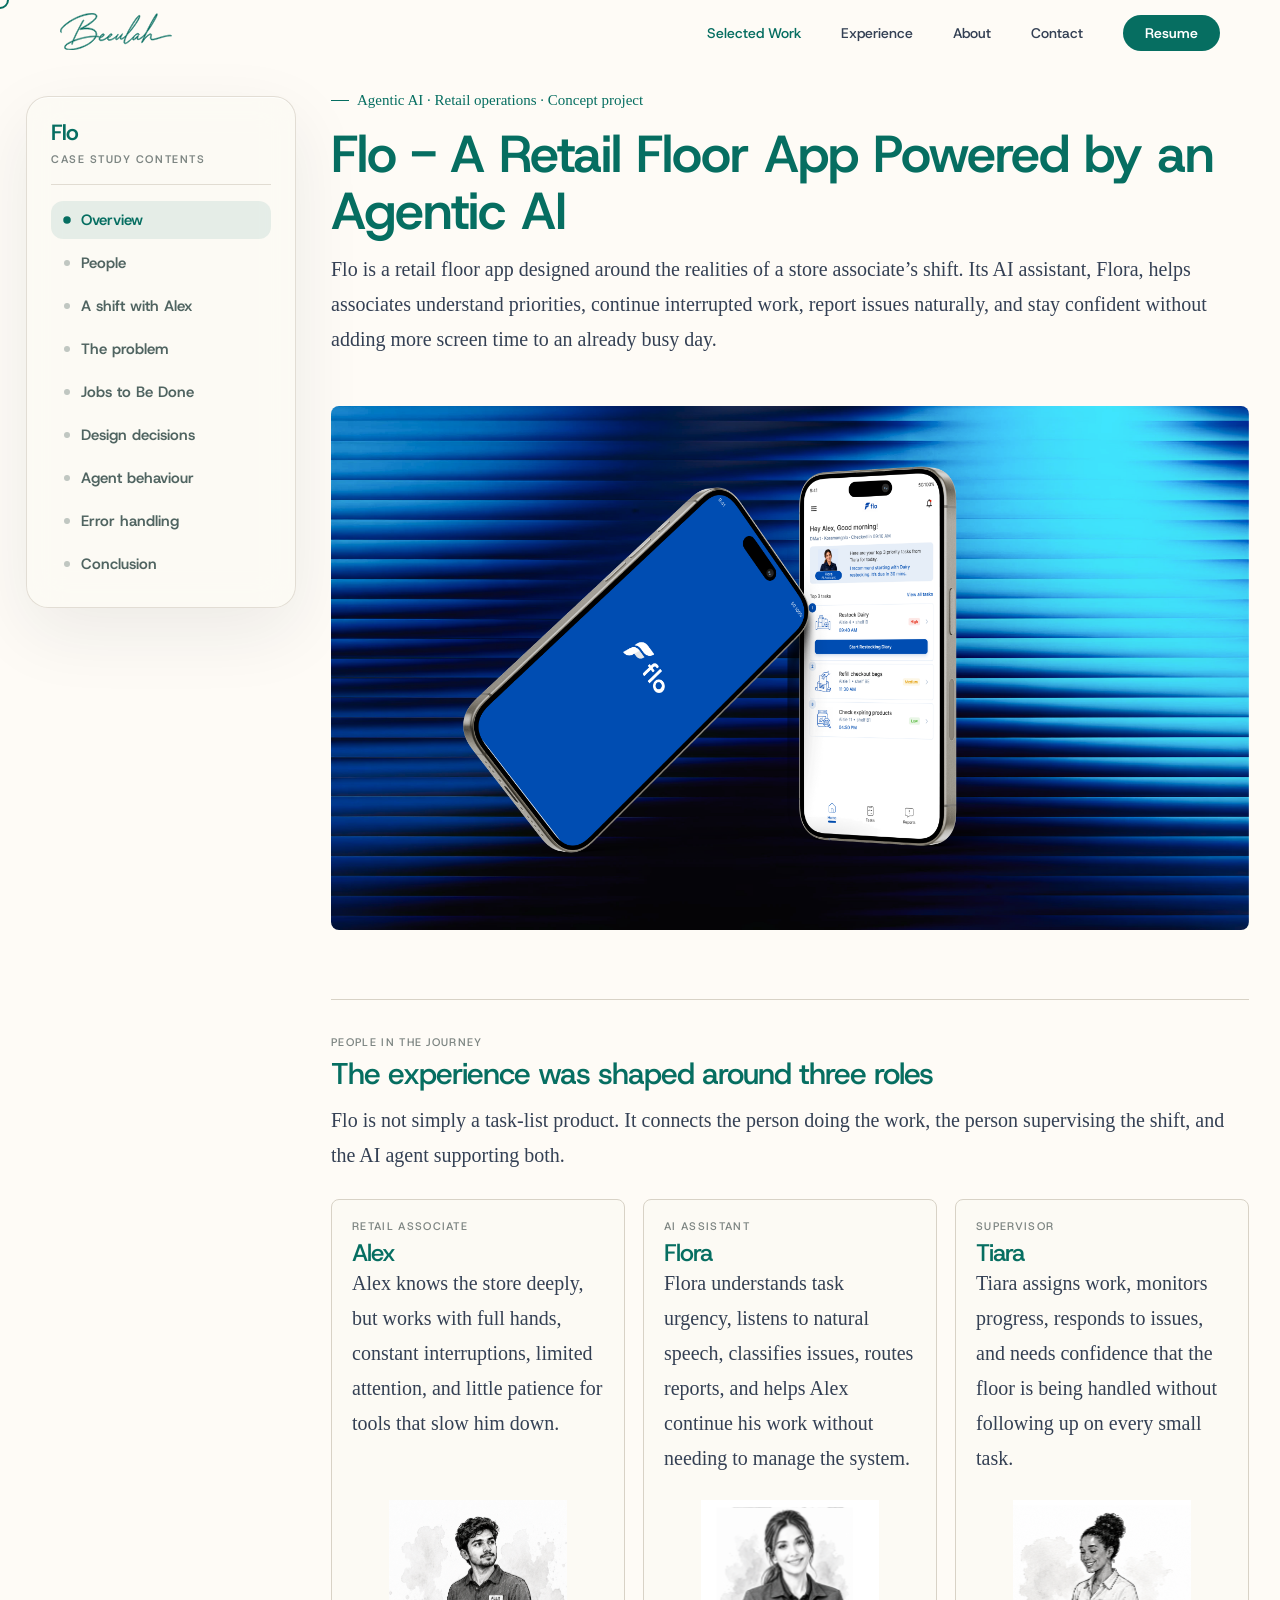
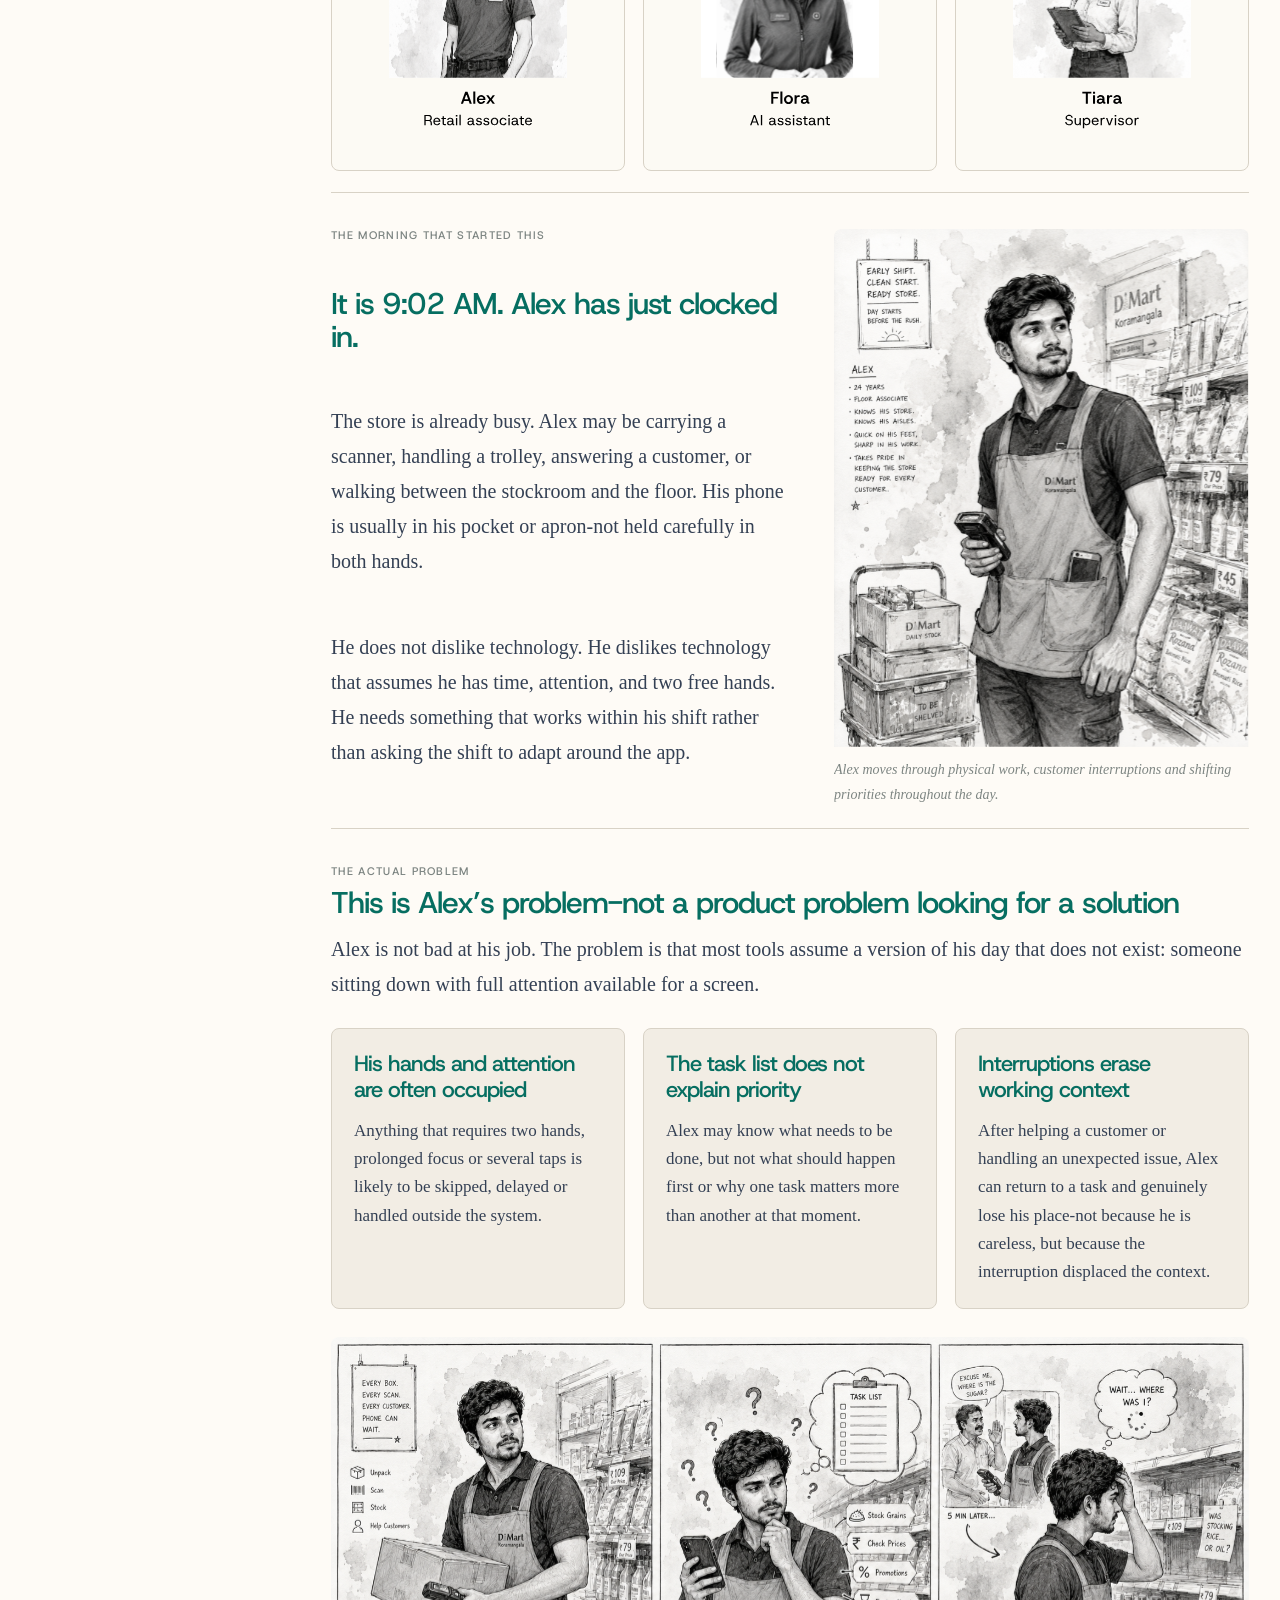
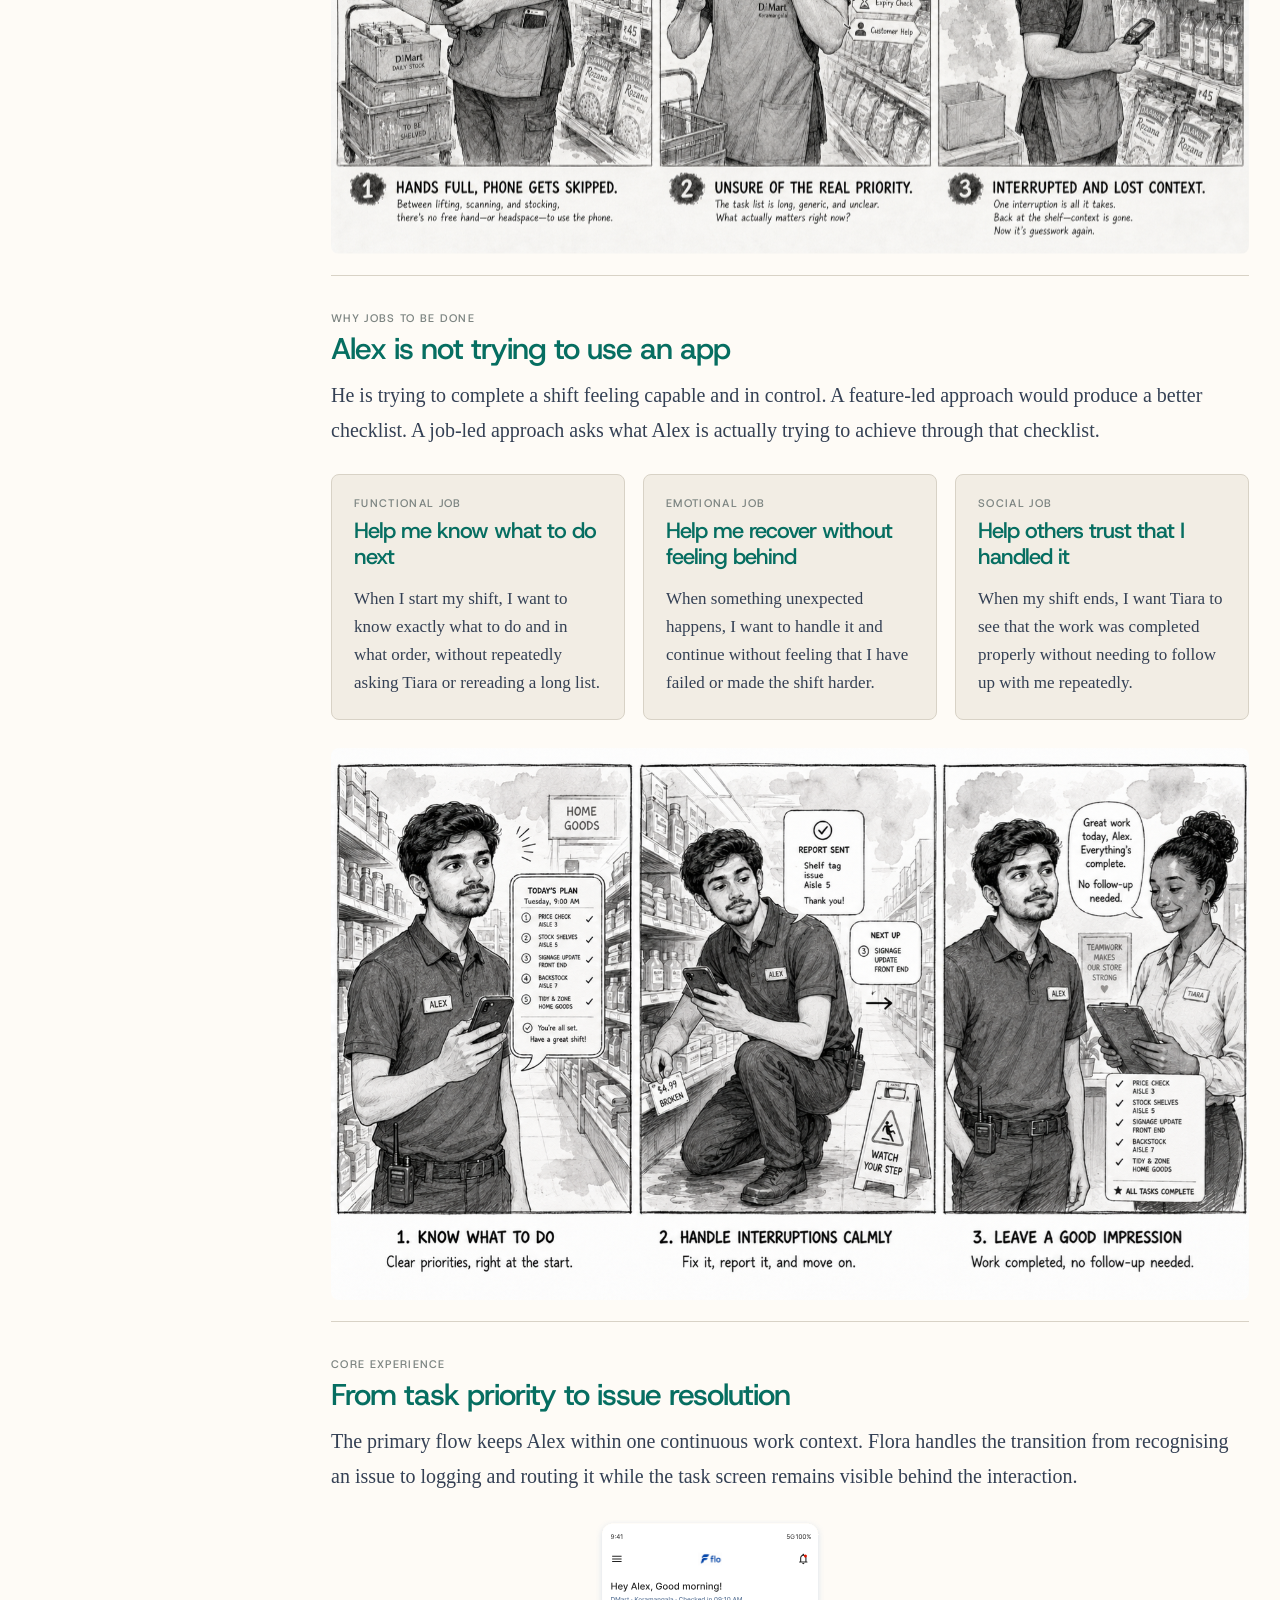
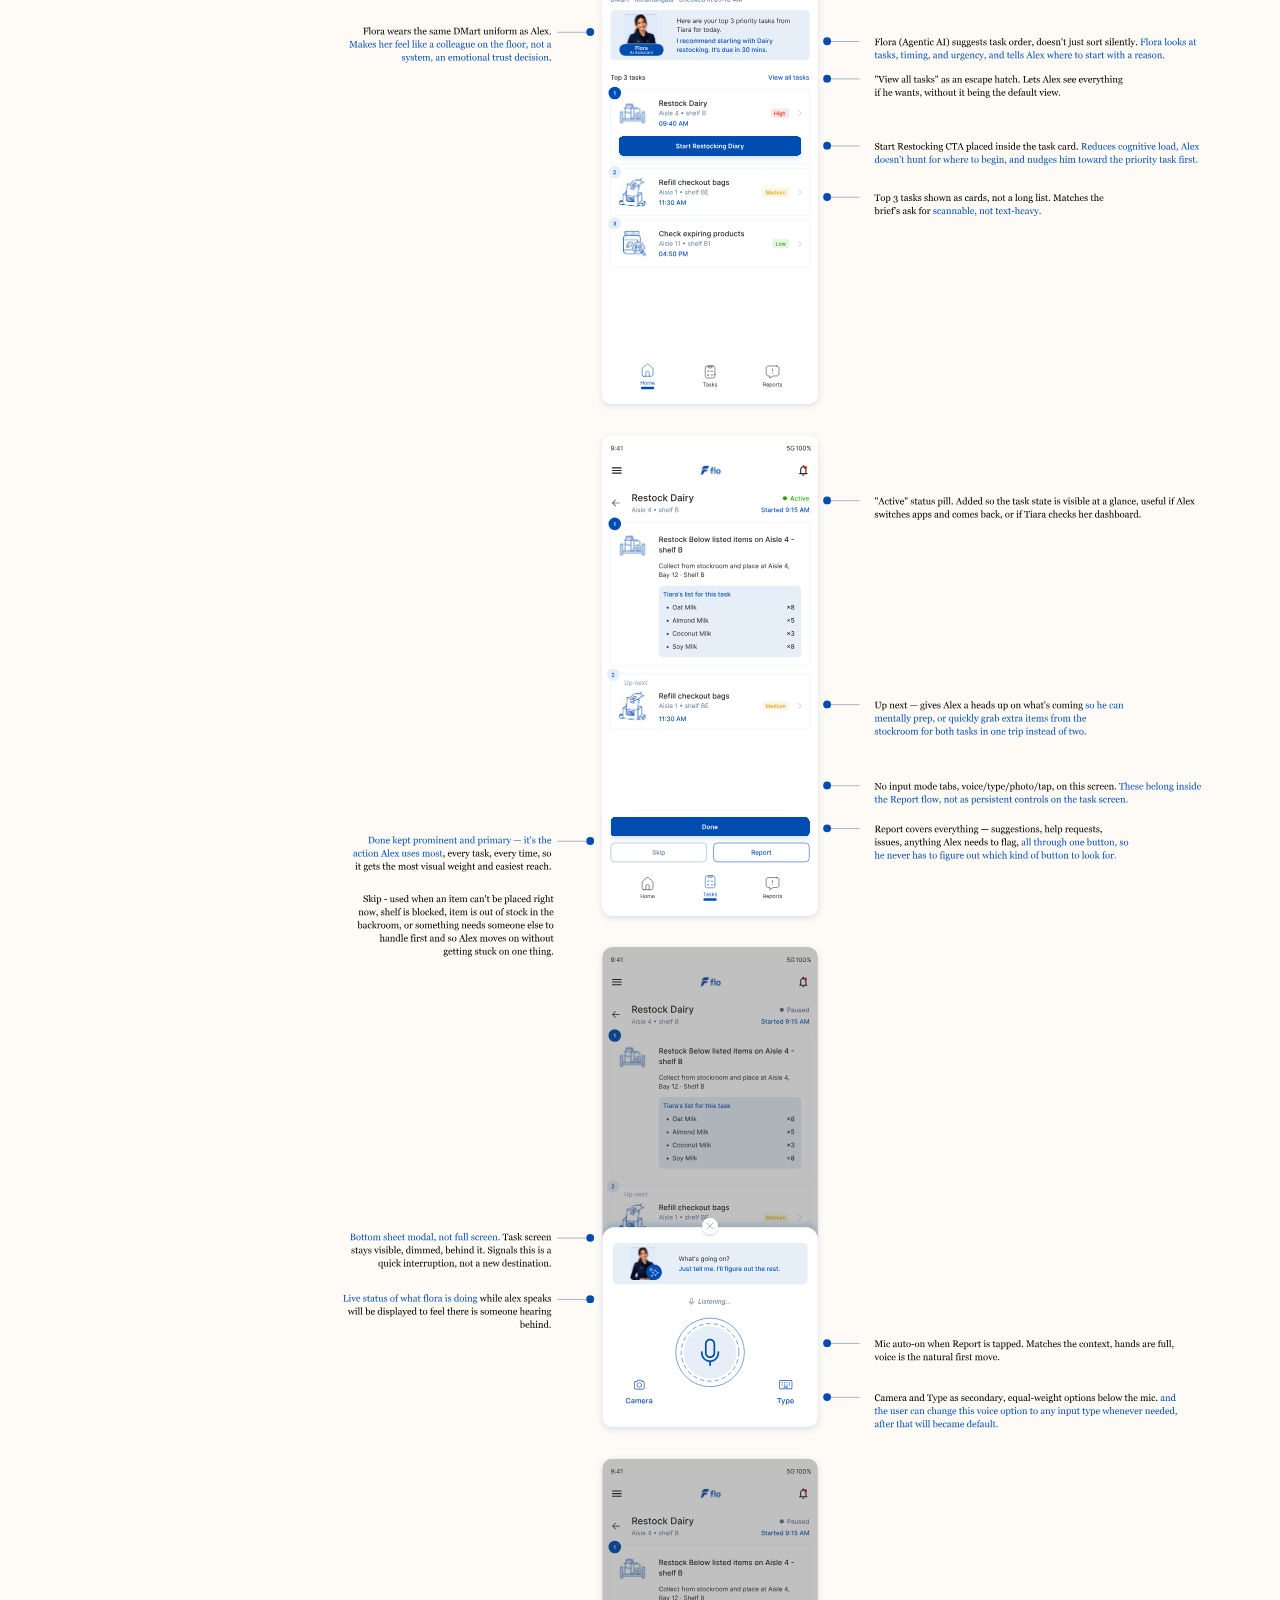
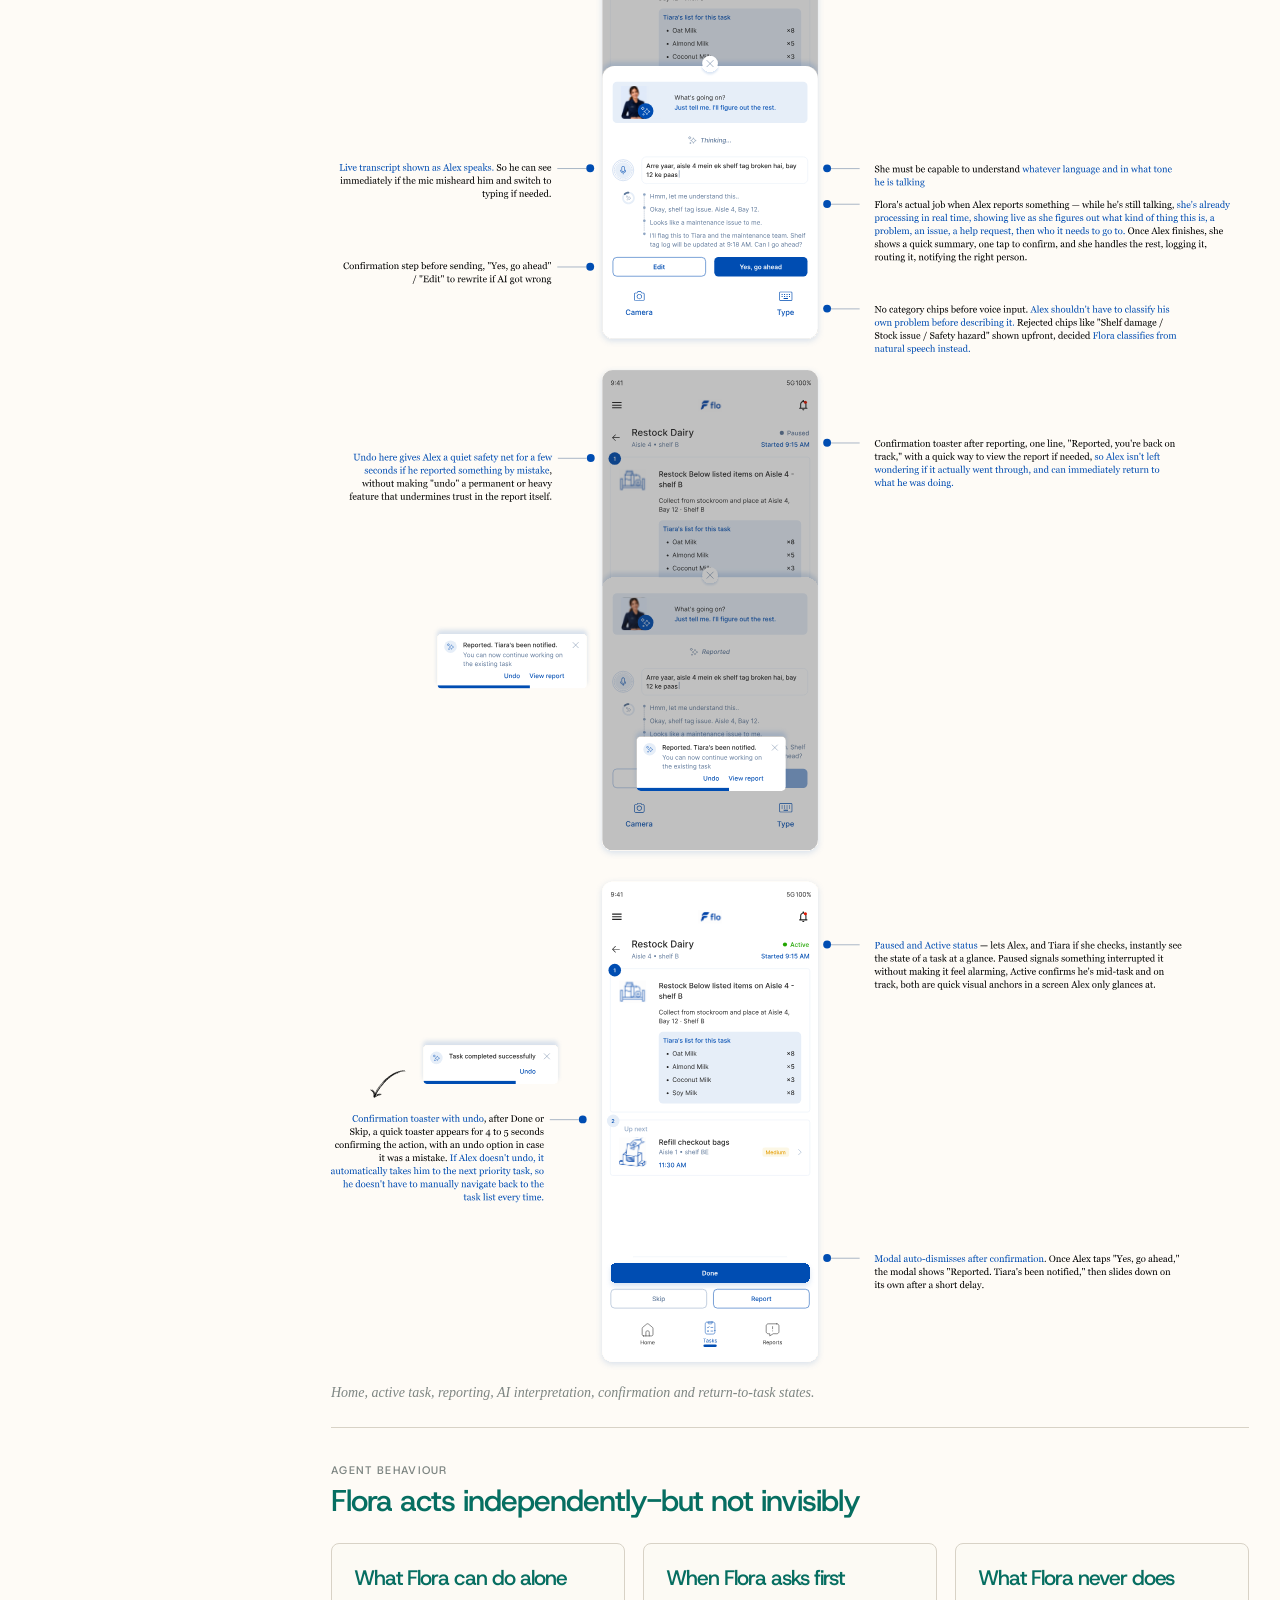
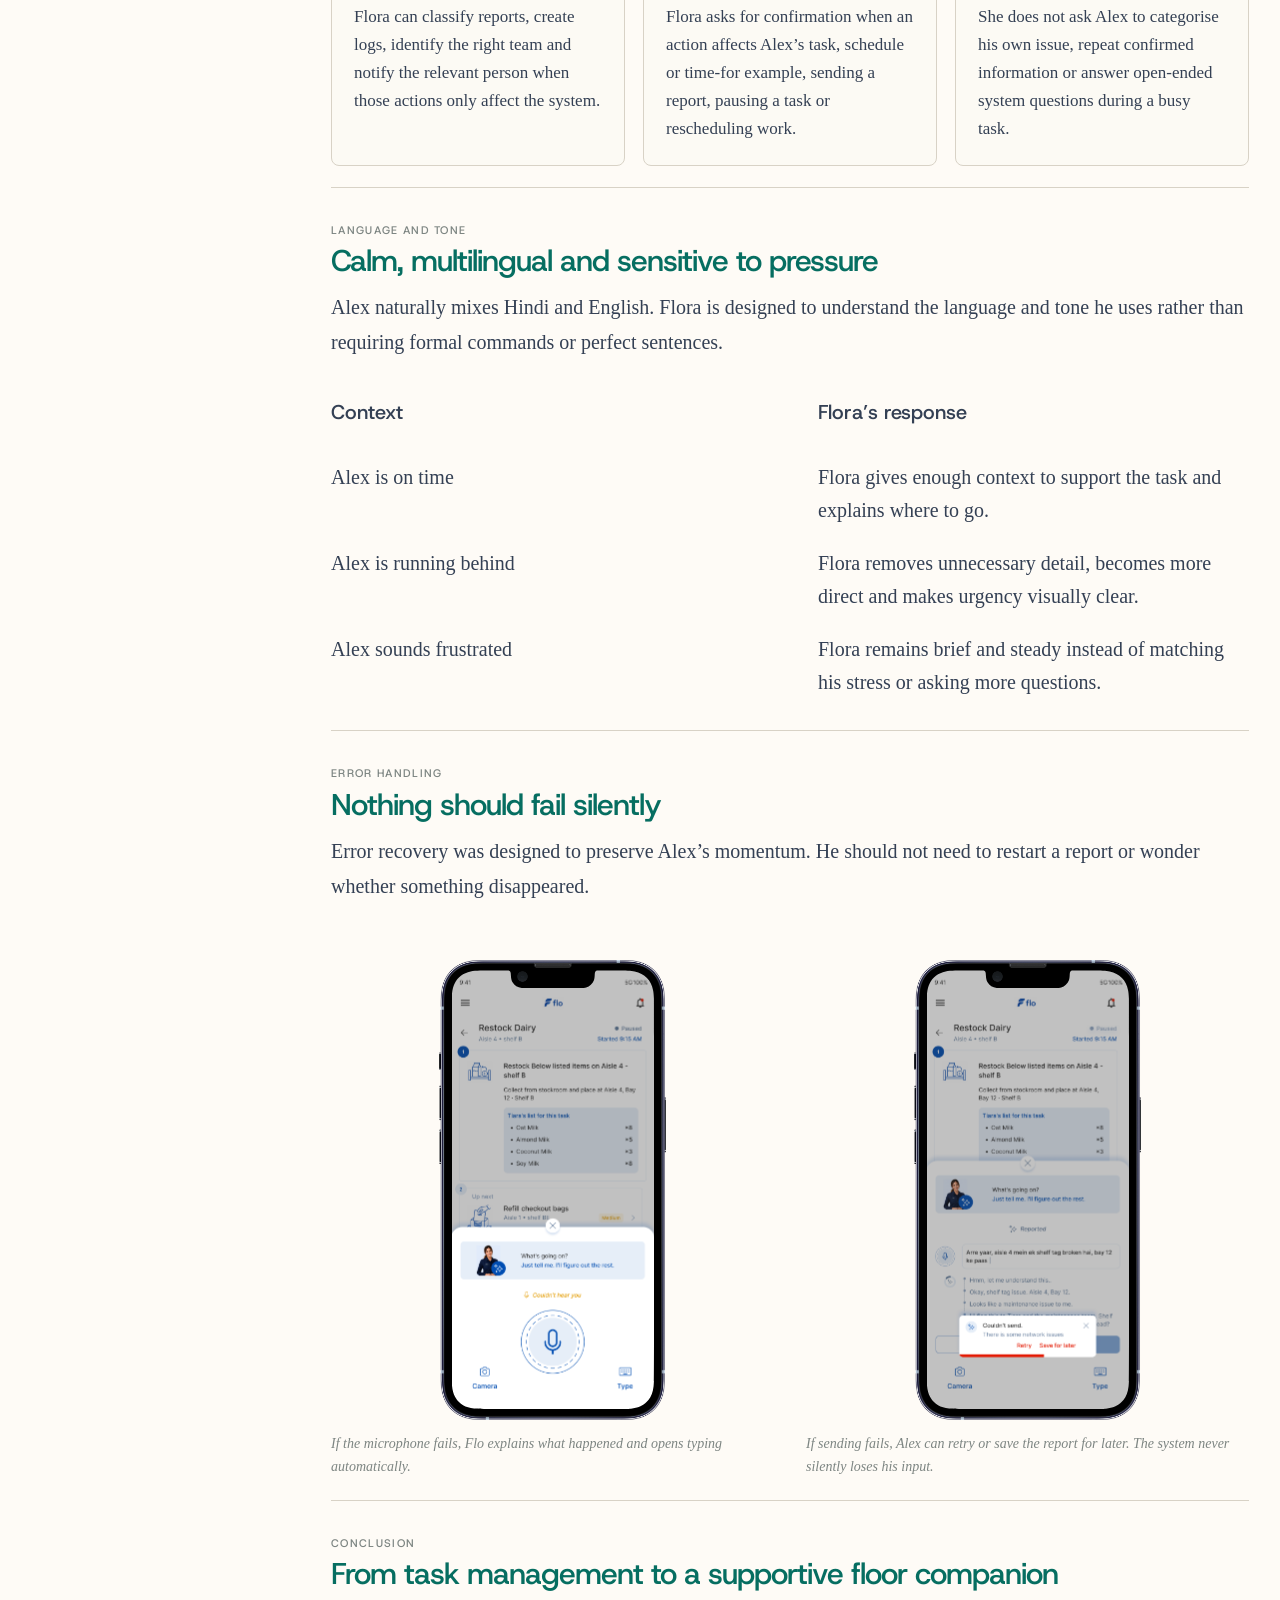
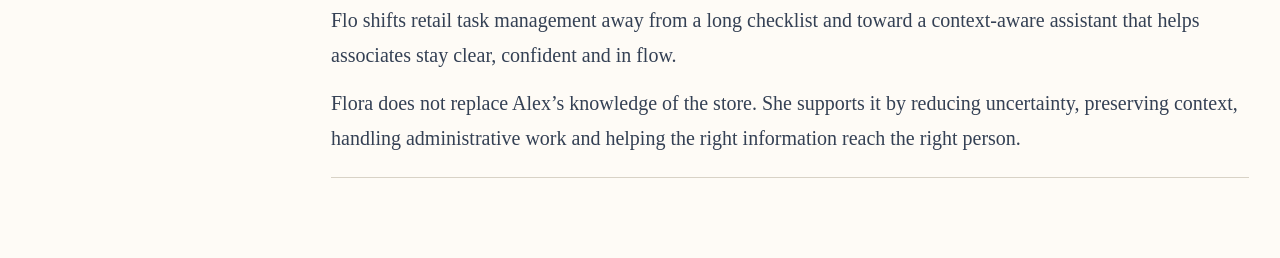
<file: agentic-ai-retail.html>
<!doctype html>
<html lang="en">
<head>
  <meta charset="UTF-8" />
  <meta name="viewport" content="width=device-width, initial-scale=1.0" />

  <title>Flo - Agentic AI for Retail | Beeulah</title>

  <link rel="icon" type="image/svg+xml" href="assets/favicon.svg?v=2" />
  <link rel="shortcut icon" href="assets/favicon.svg?v=2" />

  <link rel="preconnect" href="https://fonts.googleapis.com" />
  <link rel="preconnect" href="https://fonts.gstatic.com" crossorigin />

  <link
    href="https://fonts.googleapis.com/css2?family=Host+Grotesk:wght@400;500;600;700&display=swap"
    rel="stylesheet"
  />

  <link rel="stylesheet" href="styles2.css" />
</head>

<body>
  <div class="custom-cursor" id="customCursor"></div>

  <!-- NAVIGATION -->
  <nav id="nav">
    <a href="index.html" class="nav-logo" aria-label="Beeulah portfolio">
      <img src="assets/beeulah-logo.svg" alt="Beeulah logo" />
    </a>

    <ul class="nav-links">
      <li><a href="index.html#works" class="active">Selected Work</a></li>
      <li><a href="index.html#career">Experience</a></li>
      <li><a href="index.html#about">About</a></li>
      <li><a href="index.html#contact">Contact</a></li>

      <li>
        <a
          href="assets/BeeulahDesigner Resume.pdf"
          target="_blank"
          rel="noopener noreferrer"
          class="nav-resume"
        >
          Resume
        </a>
      </li>
    </ul>

    <button
      class="nav-hamburger"
      id="navHamburger"
      type="button"
      aria-label="Open navigation"
      aria-expanded="false"
      aria-controls="navDrawer"
    >
      <span></span>
      <span></span>
      <span></span>
    </button>
  </nav>

  <div class="nav-overlay" id="navOverlay"></div>

  <div class="nav-drawer" id="navDrawer">
    <button
      class="nav-drawer-close"
      id="navDrawerClose"
      type="button"
      aria-label="Close navigation"
    >
      ✕
    </button>

    <ul class="nav-drawer-links">
      <li><a href="index.html#works">Selected Work</a></li>
      <li><a href="index.html#career">Experience</a></li>
      <li><a href="index.html#about">About</a></li>
      <li><a href="index.html#contact">Contact</a></li>

      <li>
        <a
          href="assets/BeeulahDesigner Resume.pdf"
          target="_blank"
          rel="noopener noreferrer"
          class="nav-resume"
        >
          Resume
        </a>
      </li>
    </ul>
  </div>

  <!-- TABLE OF CONTENTS -->
  <aside class="case-toc" aria-label="Case study navigation">
    <div class="case-toc-header">
      <p class="case-toc-project">Flo</p>
      <p class="case-toc-title">Case study contents</p>
    </div>

    <nav class="case-toc-nav">
      <a href="#overview" class="case-toc-link is-active">Overview</a>
      <a href="#people" class="case-toc-link">People</a>
      <a href="#context" class="case-toc-link">A shift with Alex</a>
      <a href="#problem" class="case-toc-link">The problem</a>
      <a href="#jtbd" class="case-toc-link">Jobs to Be Done</a>
      <a href="#decisions" class="case-toc-link">Design decisions</a>
      <a href="#agent-behaviour" class="case-toc-link">Agent behaviour</a>
      <a href="#errors" class="case-toc-link">Error handling</a>
      <a href="#conclusion" class="case-toc-link">Conclusion</a>
    </nav>
  </aside>

  <!-- CASE STUDY -->
  <main class="case-study agentic-case">
    <div class="shell">

      <!-- HERO -->
      <header class="hero" id="overview">
        <p class="eyebrow">
          <span></span>
          Agentic AI · Retail operations · Concept project
        </p>

        <h1>Flo - A Retail Floor App Powered by an Agentic AI</h1>

        <p class="lede">
          Flo is a retail floor app designed around the realities of a store
          associate’s shift. Its AI assistant, Flora, helps associates understand
          priorities, continue interrupted work, report issues naturally, and stay
          confident without adding more screen time to an already busy day.
        </p>

        <figure class="case-hero-image">
          <img
            src="assets/agentic-ai/flo-hero.png"
            alt="Flo retail floor app and Flora AI assistant"
          />
        </figure>

        <!-- <dl class="project-meta">
          <div>
            <dt>My role</dt>
            <dd>Product Designer</dd>
            <span class="role-subtext">
              Research framing, interaction design, AI behaviour and UI
            </span>
          </div>

          <div>
            <dt>Product</dt>
            <dd>Retail floor operations app</dd>
          </div>

          <div>
            <dt>Focus</dt>
            <dd>Agentic AI experience</dd>
          </div>

          <div>
            <dt>Platform</dt>
            <dd>Mobile application</dd>
          </div>
        </dl> -->
      </header>

      <!-- PEOPLE -->
      <section class="section" id="people">
        <p class="section-kicker">People in the journey</p>
        <h2>The experience was shaped around three roles</h2>

        <p>
          Flo is not simply a task-list product. It connects the person doing the
          work, the person supervising the shift, and the AI agent supporting both.
        </p>

        <div class="agentic-people-grid">
  <article class="agentic-person-card">
    <div class="agentic-person-copy">
      <p class="section-kicker">Retail associate</p>
      <h3>Alex</h3>
      <p>
        Alex knows the store deeply, but works with full hands, constant
        interruptions, limited attention, and little patience for tools that
        slow him down.
      </p>
    </div>

    <figure class="agentic-person-visual">
      <img
        src="assets/agentic-ai/alex.svg"
        alt="Illustration of Alex, a retail associate"
      />
    </figure>
  </article>

  <article class="agentic-person-card">
    <div class="agentic-person-copy">
      <p class="section-kicker">AI assistant</p>
      <h3>Flora</h3>
      <p>
        Flora understands task urgency, listens to natural speech, classifies
        issues, routes reports, and helps Alex continue his work without needing
        to manage the system.
      </p>
    </div>

    <figure class="agentic-person-visual">
      <img
        src="assets/agentic-ai/flora.svg"
        alt="Illustration of Flora, the AI assistant"
      />
    </figure>
  </article>

  <article class="agentic-person-card">
    <div class="agentic-person-copy">
      <p class="section-kicker">Supervisor</p>
      <h3>Tiara</h3>
      <p>
        Tiara assigns work, monitors progress, responds to issues, and needs
        confidence that the floor is being handled without following up on every
        small task.
      </p>
    </div>

    <figure class="agentic-person-visual">
      <img
        src="assets/agentic-ai/tiara.svg"
        alt="Illustration of Tiara, a retail supervisor"
      />
    </figure>
  </article>
</div>
      </section>

      <!-- CONTEXT -->
      <section class="section" id="context">
        <p class="section-kicker">The morning that started this</p>
        <h2>It is 9:02 AM. Alex has just clocked in.</h2>

        <p>
          The store is already busy. Alex may be carrying a scanner, handling a
          trolley, answering a customer, or walking between the stockroom and the
          floor. His phone is usually in his pocket or apron-not held carefully in
          both hands.
        </p>

        <p>
          He does not dislike technology. He dislikes technology that assumes he
          has time, attention, and two free hands. He needs something that works
          within his shift rather than asking the shift to adapt around the app.
        </p>

        <figure class="wide-photo">
          <img
            src="assets/agentic-ai/alex-shift-context.svg"
            alt="Illustrated sequence showing Alex during a busy retail shift"
          />

          <figcaption class="caption">
            Alex moves through physical work, customer interruptions and shifting
            priorities throughout the day.
          </figcaption>
        </figure>
      </section>

      <!-- PROBLEM -->
      <section class="section" id="problem">
        <p class="section-kicker">The actual problem</p>
        <h2>This is Alex’s problem-not a product problem looking for a solution</h2>

        <p>
          Alex is not bad at his job. The problem is that most tools assume a
          version of his day that does not exist: someone sitting down with full
          attention available for a screen.
        </p>

        <div class="agentic-jobs-grid agentic-problem-grid">
  <article>
    <h3>His hands and attention are often occupied</h3>
    <p>
      Anything that requires two hands, prolonged focus or several taps
      is likely to be skipped, delayed or handled outside the system.
    </p>
  </article>

  <article>
    <h3>The task list does not explain priority</h3>
    <p>
      Alex may know what needs to be done, but not what should happen
      first or why one task matters more than another at that moment.
    </p>
  </article>

  <article>
    <h3>Interruptions erase working context</h3>
    <p>
      After helping a customer or handling an unexpected issue, Alex can
      return to a task and genuinely lose his place-not because he is
      careless, but because the interruption displaced the context.
    </p>
  </article>
</div>

        <figure class="wide-photo">
          <img
            src="assets/agentic-ai/problem-scenarios.svg"
            alt="Three illustrated retail floor problem scenarios"
          />
        </figure>
      </section>

      <!-- JTBD -->
      <section class="section" id="jtbd">
        <p class="section-kicker">Why Jobs to Be Done</p>
        <h2>Alex is not trying to use an app</h2>

        <p>
          He is trying to complete a shift feeling capable and in control. A
          feature-led approach would produce a better checklist. A job-led approach
          asks what Alex is actually trying to achieve through that checklist.
        </p>

        <div class="agentic-jobs-grid">
          <article>
            <p class="section-kicker">Functional job</p>

            <h3>Help me know what to do next</h3>

            <p>
              When I start my shift, I want to know exactly what to do and in what
              order, without repeatedly asking Tiara or rereading a long list.
            </p>
          </article>

          <article>
            <p class="section-kicker">Emotional job</p>

            <h3>Help me recover without feeling behind</h3>

            <p>
              When something unexpected happens, I want to handle it and continue
              without feeling that I have failed or made the shift harder.
            </p>
          </article>

          <article>
            <p class="section-kicker">Social job</p>

            <h3>Help others trust that I handled it</h3>

            <p>
              When my shift ends, I want Tiara to see that the work was completed
              properly without needing to follow up with me repeatedly.
            </p>
          </article>
        </div>
        <figure class="wide-photo agentic-jtbd-photo">
  <img
    src="assets/agentic-ai/jtbd-full-width.svg"
    alt="Jobs to Be Done visual for the retail assistant experience"
  />
</figure>
      </section>

      <!-- FULL SCREEN FLOW -->
      <section class="section" id="decisions">
        <p class="section-kicker">Core experience</p>
        <h2>From task priority to issue resolution</h2>

        <p>
          The primary flow keeps Alex within one continuous work context. Flora
          handles the transition from recognising an issue to logging and routing
          it while the task screen remains visible behind the interaction.
        </p>

        <figure class="wide-photo shipped-screens">
          <img
            src="assets/agentic-ai/flo-core-flow.svg"
            alt="Complete Flo retail task and reporting flow"
          />

          <figcaption class="caption">
            Home, active task, reporting, AI interpretation, confirmation and
            return-to-task states.
          </figcaption>
        </figure>
      </section>

      <!-- AGENT BEHAVIOUR -->
      <section class="section" id="agent-behaviour">
        <p class="section-kicker">Agent behaviour</p>
        <h2>Flora acts independently-but not invisibly</h2>

        <div class="agentic-behaviour-grid">
          <article>
            <h3>What Flora can do alone</h3>

            <p>
              Flora can classify reports, create logs, identify the right team and
              notify the relevant person when those actions only affect the system.
            </p>
          </article>

          <article>
            <h3>When Flora asks first</h3>

            <p>
              Flora asks for confirmation when an action affects Alex’s task,
              schedule or time-for example, sending a report, pausing a task or
              rescheduling work.
            </p>
          </article>

          <article>
            <h3>What Flora never does</h3>

            <p>
              She does not ask Alex to categorise his own issue, repeat confirmed
              information or answer open-ended system questions during a busy task.
            </p>
          </article>
        </div>
      </section>

      <!-- LANGUAGE AND TONE -->
      <section class="section">
        <p class="section-kicker">Language and tone</p>
        <h2>Calm, multilingual and sensitive to pressure</h2>

        <p>
          Alex naturally mixes Hindi and English. Flora is designed to understand
          the language and tone he uses rather than requiring formal commands or
          perfect sentences.
        </p>

        <div class="problem-table agentic-tone-table">
          <div class="problem-table-head">Context</div>
          <div class="problem-table-head">Flora’s response</div>

          <div>Alex is on time</div>
          <div>
            Flora gives enough context to support the task and explains where to go.
          </div>

          <div>Alex is running behind</div>
          <div>
            Flora removes unnecessary detail, becomes more direct and makes urgency
            visually clear.
          </div>

          <div>Alex sounds frustrated</div>
          <div>
            Flora remains brief and steady instead of matching his stress or asking
            more questions.
          </div>
        </div>
      </section>

      <!-- ERRORS -->
      <section class="section" id="errors">
        <p class="section-kicker">Error handling</p>
        <h2>Nothing should fail silently</h2>

        <p>
          Error recovery was designed to preserve Alex’s momentum. He should not
          need to restart a report or wonder whether something disappeared.
        </p>

        <div class="image-pair agentic-error-pair">
          <figure>
            <img
              src="assets/agentic-ai/flo-mic-error.svg"
              alt="Flo could not hear voice input and opens typing"
            />

            <figcaption>
              If the microphone fails, Flo explains what happened and opens typing
              automatically.
            </figcaption>
          </figure>

          <figure>
            <img
              src="assets/agentic-ai/flo-network-error.svg"
              alt="Flo report network failure with retry and save for later"
            />

            <figcaption>
              If sending fails, Alex can retry or save the report for later. The
              system never silently loses his input.
            </figcaption>
          </figure>
        </div>
      </section>

      <!-- CONCLUSION -->
      <section class="section reflection" id="conclusion">
        <p class="section-kicker">Conclusion</p>
        <h2>From task management to a supportive floor companion</h2>

        <p>
          Flo shifts retail task management away from a long checklist and toward a
          context-aware assistant that helps associates stay clear, confident and
          in flow.
        </p>

        <p>
          Flora does not replace Alex’s knowledge of the store. She supports it by
          reducing uncertainty, preserving context, handling administrative work
          and helping the right information reach the right person.
        </p>

        <!-- <div class="evolution-box">
          <p>
            The strongest agentic experience was not the one that acted the most.
            It was the one that understood when to act, when to explain and when to
            ask.
          </p>
        </div> -->
      </section>

    </div>
  </main>

  <!-- NAVIGATION SCRIPT -->
  <script>
    const nav = document.getElementById("nav");
    const hamburger = document.getElementById("navHamburger");
    const drawer = document.getElementById("navDrawer");
    const overlay = document.getElementById("navOverlay");
    const closeButton = document.getElementById("navDrawerClose");
    const drawerLinks = document.querySelectorAll(".nav-drawer-links a");

    function openDrawer() {
      drawer.classList.add("open");
      overlay.classList.add("open");
      hamburger.classList.add("active");
      hamburger.setAttribute("aria-expanded", "true");
      document.body.style.overflow = "hidden";
    }

    function closeDrawer() {
      drawer.classList.remove("open");
      overlay.classList.remove("open");
      hamburger.classList.remove("active");
      hamburger.setAttribute("aria-expanded", "false");
      document.body.style.overflow = "";
    }

    hamburger.addEventListener("click", () => {
      drawer.classList.contains("open") ? closeDrawer() : openDrawer();
    });

    closeButton.addEventListener("click", closeDrawer);
    overlay.addEventListener("click", closeDrawer);

    drawerLinks.forEach((link) => {
      link.addEventListener("click", closeDrawer);
    });

    window.addEventListener(
      "scroll",
      () => {
        nav.classList.toggle("scrolled", window.scrollY > 8);
      },
      { passive: true }
    );

    document.addEventListener("keydown", (event) => {
      if (event.key === "Escape") closeDrawer();
    });
  </script>

  <!-- TOC ACTIVE STATE -->
  <script>
    const tocLinks = document.querySelectorAll(".case-toc-link");
    const caseSections = document.querySelectorAll(
      "#overview, #people, #context, #problem, #jtbd, #decisions, #agent-behaviour, #errors, #conclusion"
    );

    const tocObserver = new IntersectionObserver(
      (entries) => {
        entries.forEach((entry) => {
          if (!entry.isIntersecting) return;

          tocLinks.forEach((link) => {
            link.classList.toggle(
              "is-active",
              link.getAttribute("href") === `#${entry.target.id}`
            );
          });
        });
      },
      {
        rootMargin: "-25% 0px -65% 0px",
        threshold: 0
      }
    );

    caseSections.forEach((section) => tocObserver.observe(section));
  </script>

  <!-- CUSTOM CURSOR -->
  <script>
    const customCursor = document.getElementById("customCursor");

    if (customCursor) {
      window.addEventListener("mousemove", (event) => {
        customCursor.style.left = `${event.clientX}px`;
        customCursor.style.top = `${event.clientY}px`;
        customCursor.classList.remove("is-hidden");
      });

      const hoverTargets = document.querySelectorAll(
        "a, button, .case-toc-link, .agentic-person-card, .agentic-phone-frame"
      );

      hoverTargets.forEach((target) => {
        target.addEventListener("mouseenter", () => {
          customCursor.classList.add("is-hovering");
        });

        target.addEventListener("mouseleave", () => {
          customCursor.classList.remove("is-hovering");
        });
      });

      document.addEventListener("mouseleave", () => {
        customCursor.classList.add("is-hidden");
      });

      document.addEventListener("mouseenter", () => {
        customCursor.classList.remove("is-hidden");
      });
    }
  </script>
</body>
</html>
</file>
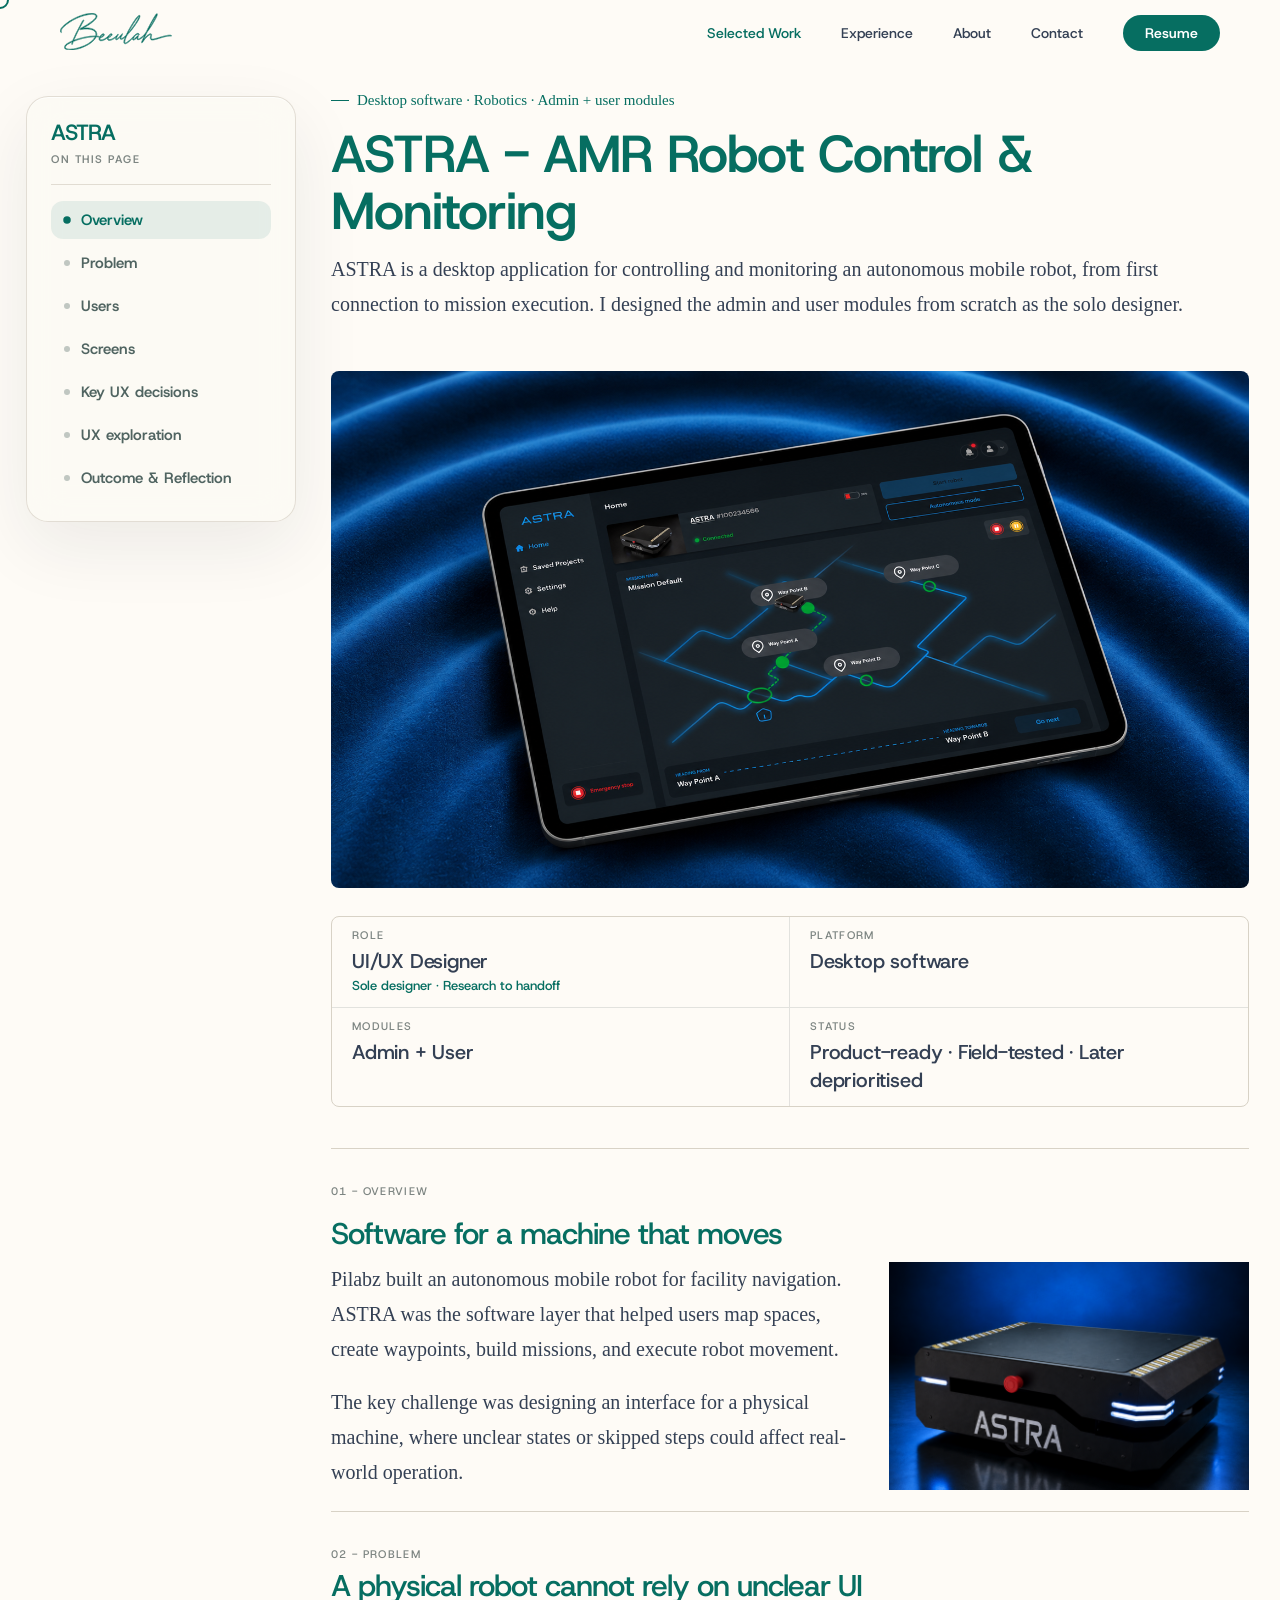
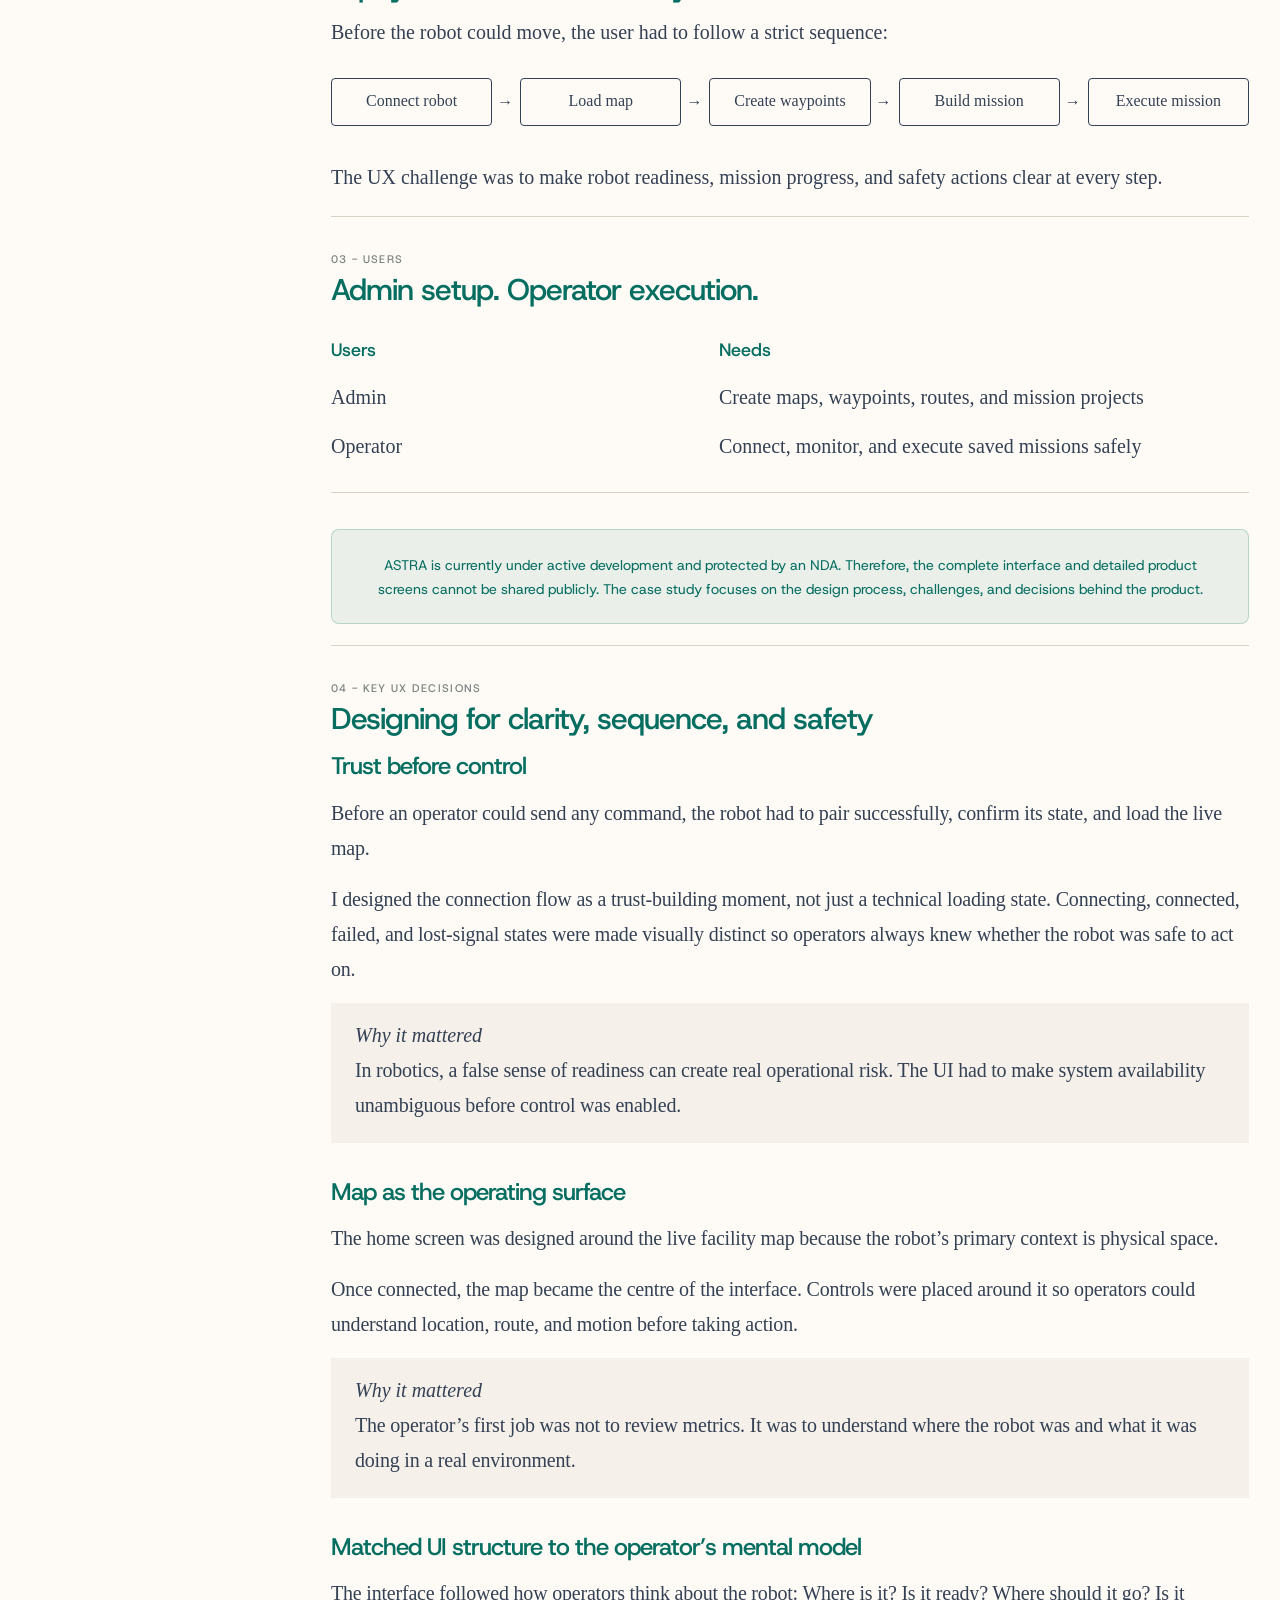
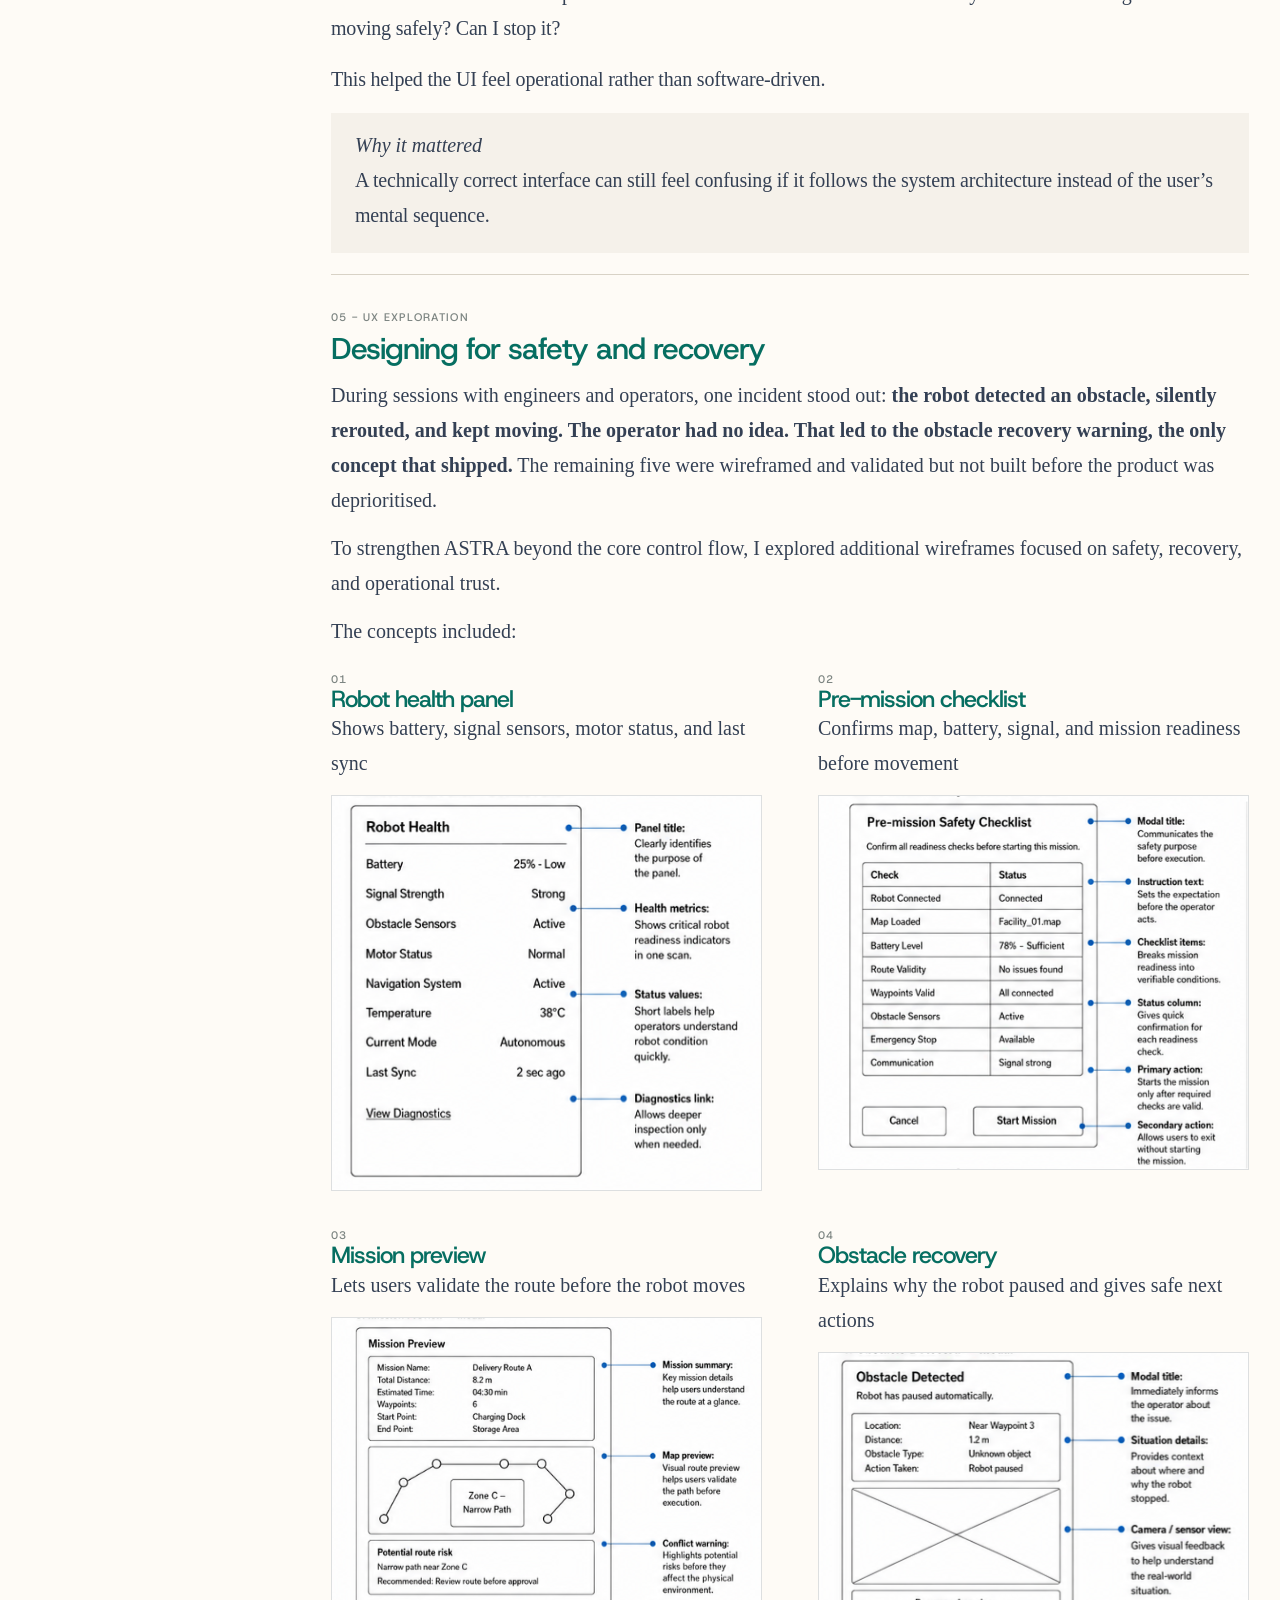
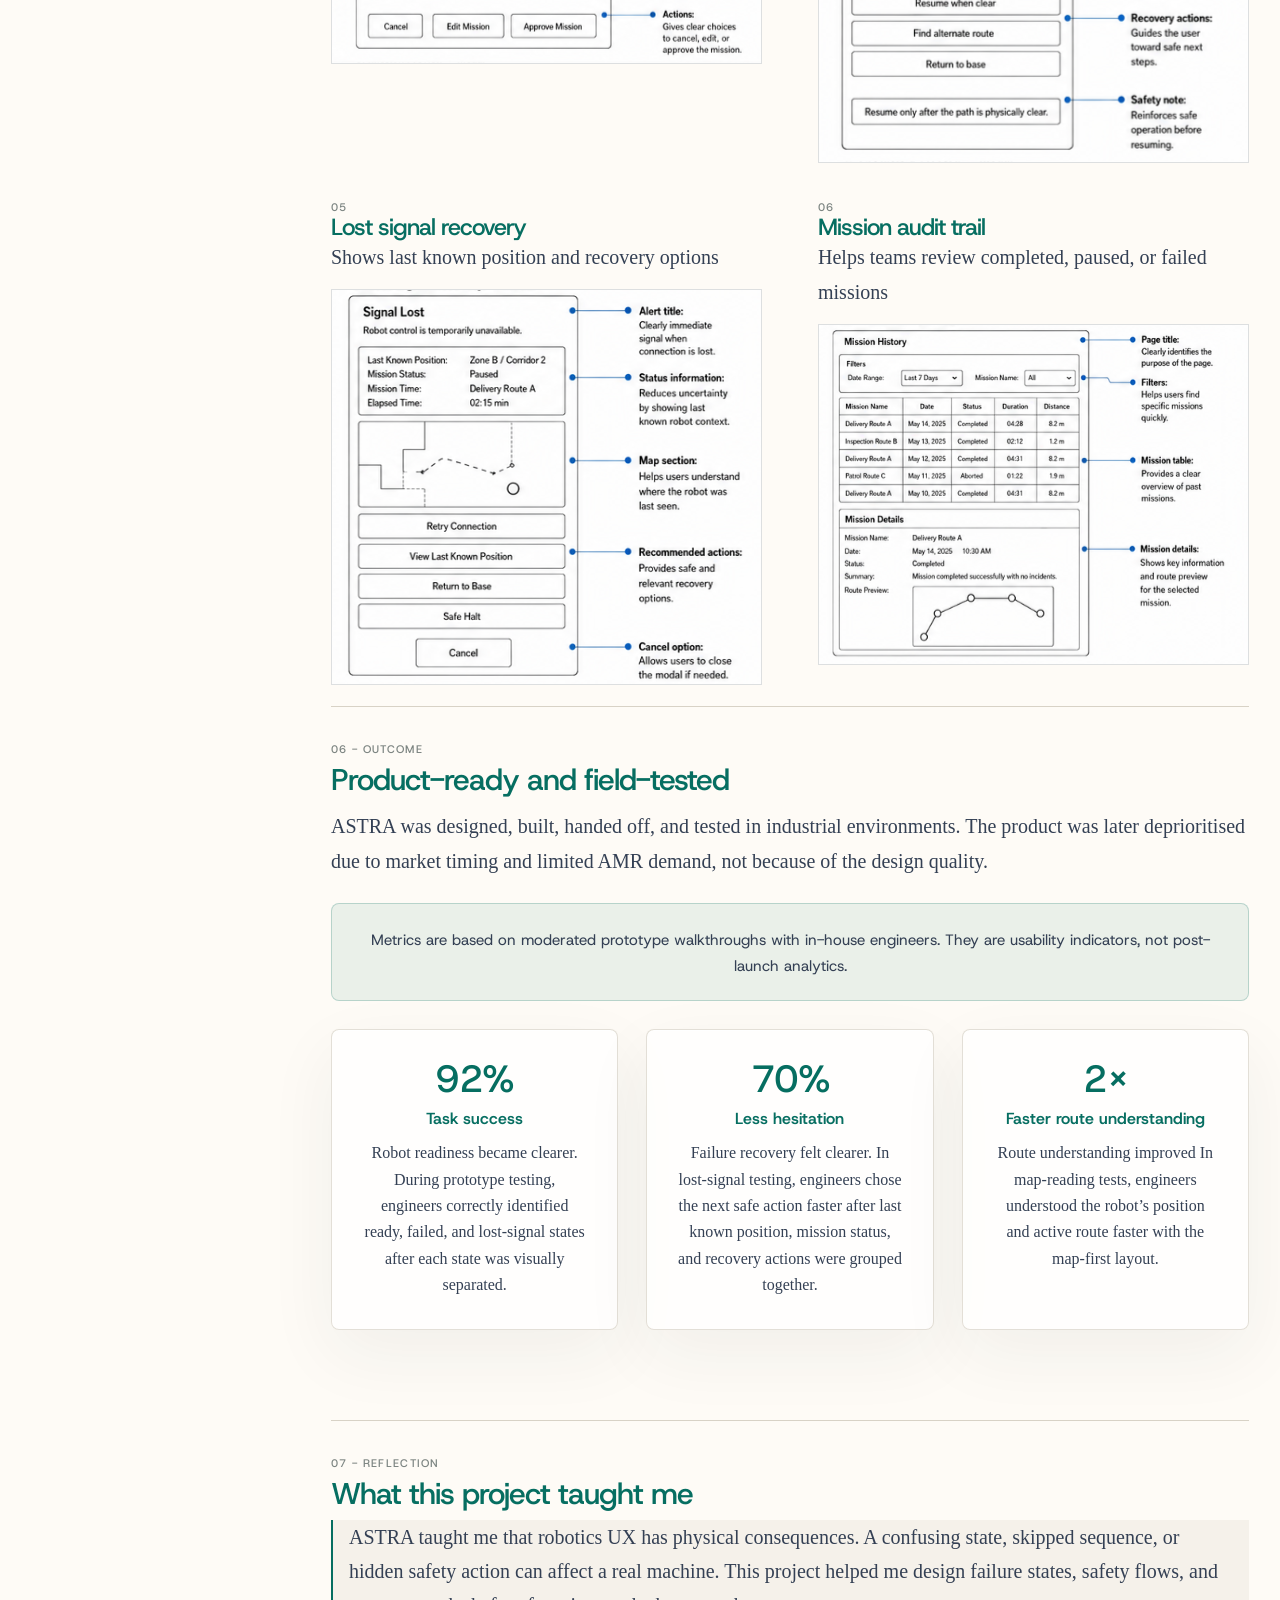
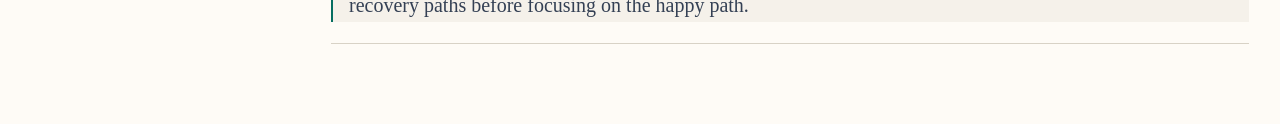
<file: astra.html>
<!doctype html>
<html lang="en">
  <head>
    <meta charset="UTF-8" />
    <meta name="viewport" content="width=device-width, initial-scale=1.0" />
    <title>ASTRA - AMR Robot Control & Monitoring</title>
    <link rel="icon" type="image/svg+xml" href="assets/favicon.svg?v=2">
    <link rel="shortcut icon" href="assets/favicon.svg?v=2">
    <link rel="preconnect" href="https://fonts.googleapis.com" />
    <link rel="preconnect" href="https://fonts.gstatic.com" crossorigin />
    <link
      href="https://fonts.googleapis.com/css2?family=Host+Grotesk:wght@400;500;600;700&display=swap"
      rel="stylesheet"
    />
    <link rel="stylesheet" href="styles2.css" />
  </head>
  <body>
    <div class="custom-cursor" id="customCursor"></div>
    <!-- MAIN NAV -->
    <nav id="nav">
      <a href="index.html" class="nav-logo">
        <img src="assets\beeulah-logo.svg" alt="logo" />
      </a>

      <ul class="nav-links">
        <li><a href="index.html#works" class="nav-link active">Selected Work</a></li>
        <li><a href="index.html#career" class="nav-link">Experience</a></li>
        <li><a href="index.html#about" class="nav-link">About</a></li>
        <li><a href="index.html#contact" class="nav-link">Contact</a></li>
        <li><a href="assets/BeeulahDesigner Resume.pdf" target="_blank" rel="noopener noreferrer" class="nav-resume"> Resume</a></li>
      </ul>

      <button class="nav-hamburger" id="navHamburger">
        <span></span>
        <span></span>
        <span></span>
      </button>
    </nav>

    <div class="nav-overlay" id="navOverlay"></div>

    <div class="nav-drawer" id="navDrawer">
      <button class="nav-drawer-close" id="navDrawerClose">✕</button>

      <ul class="nav-drawer-links">
        <li><a href="index.html#works">Selected Work</a></li>
        <li><a href="index.html#career">Experience</a></li>
        <li><a href="index.html#about">About</a></li>
        <li><a href="index.html#contact">Contact</a></li>
        <li><a href="assets/BeeulahDesigner Resume.pdf" target="_blank" rel="noopener noreferrer" class="nav-resume"> Resume</a></li>
      </ul>
    </div>

    <aside class="case-toc" aria-label="On this page">
  <div class="case-toc-header">
    <h3 class="case-toc-project">ASTRA</h3>
    <p class="case-toc-title">On this page</p>
  </div>

  <nav class="case-toc-nav">
        <a class="case-toc-link is-active" href="#overview">Overview</a>
        <a class="case-toc-link" href="#problem">Problem</a>
        <a class="case-toc-link" href="#users">Users</a>
        <a class="case-toc-link" href="#screens">Screens</a>
        <a class="case-toc-link" href="#decisions">Key UX decisions</a>
        <a class="case-toc-link" href="#exploration">UX exploration</a>
        <a class="case-toc-link" href="#outcome">Outcome & Reflection</a>
    
      </nav>
    </aside>

    <main class="case-study astra-case">
      <!-- HERO -->
      <header class="hero shell" id="overview">
  <p class="eyebrow">
    <span></span>
    Desktop software · Robotics · Admin + user modules
  </p>

  <h1>ASTRA - AMR Robot Control &amp;<br />Monitoring</h1>

  <p class="lede">
    ASTRA is a desktop application for controlling and monitoring an autonomous mobile robot,
    from first connection to mission execution. I designed the admin and user modules from
    scratch as the solo designer.
  </p>

  <figure class="case-hero-image">
    <img
      src="assets\ASTRA\hero-img.svg"
      alt="ASTRA autonomous mobile robot control and monitoring interface"
    />
  </figure>

  <dl class="project-meta">
    <div>
      <dt>Role</dt>
      <dd>
        UI/UX Designer
        <span class="role-subtext">Sole designer · Research to handoff</span>
      </dd>
    </div>

    <div>
      <dt>Platform</dt>
      <dd>Desktop software</dd>
    </div>

    <div>
      <dt>Modules</dt>
      <dd>Admin + User</dd>
    </div>

    <div>
      <dt>Status</dt>
      <dd>Product-ready · Field-tested · Later deprioritised</dd>
    </div>
  </dl>
</header>

      <!-- OVERVIEW -->
      <section class="section shell astra-overview" id="overview-content">
  <p class="section-kicker">01 - Overview</p>
  <h2>Software for a machine that moves</h2>

  <div class="astra-overview-copy">
    <p>
      Pilabz built an autonomous mobile robot for facility navigation. ASTRA was the software layer that helped users map spaces, create waypoints, build missions, and execute robot movement.
    </p>

    <p>
      The key challenge was designing an interface for a physical machine, where unclear states or skipped steps could affect real-world operation.
    </p>
  </div>

  <figure class="astra-robot-card">
    <img src="assets\ASTRA\Robot.svg" alt="ASTRA robot" />
  </figure>
</section>

      <!-- PROBLEM -->
      <section class="section shell" id="problem">
        <p class="section-kicker">02 - Problem</p>
        <h2>A physical robot cannot rely on unclear UI</h2>
        <p>Before the robot could move, the user had to follow a strict sequence:</p>

        <div class="solution-flow astra-flow" aria-label="ASTRA robot operation flow">
          <div class="flow-step">Connect robot</div>
          <div class="flow-step">Load map</div>
          <div class="flow-step">Create waypoints</div>
          <div class="flow-step">Build mission</div>
          <div class="flow-step">Execute mission</div>
        </div>

        <p>The UX challenge was to make robot readiness, mission progress, and safety actions clear at every step.</p>
      </section>

      <!-- USERS -->
      <section class="section shell" id="users">
        <p class="section-kicker">03 - Users</p>
        <h2>Admin setup. Operator execution.</h2>

        <div class="astra-users-table">
          <div class="table-head">Users</div>
          <div class="table-head">Needs</div>
          <div>Admin</div>
          <div>Create maps, waypoints, routes, and mission projects</div>
          <div>Operator</div>
          <div>Connect, monitor, and execute saved missions safely</div>
        </div>
      </section>

      <!-- SCREENS -->
      <section class="section shell" id="screens">
        <div class="evolution-box astra-confidential-note">
          <p>
    ASTRA is currently under active development and protected by an NDA. Therefore, the complete interface and detailed product screens cannot be shared publicly. The case study focuses on the design process, challenges, and decisions behind the product.

  </p>
        </div>

        <!-- <figure class="astra-screens-panel">
          <img src="assets\ASTRA\astrascreens.svg" alt="ASTRA interface screen previews" />
        </figure> -->
      </section>

      <!-- KEY UX DECISIONS -->
      <section class="section shell" id="decisions">
  <p class="section-kicker">04 - Key UX decisions</p>
  <h2>Designing for clarity, sequence, and safety</h2>

  <div class="choice-list">
    <article class="choice-card">
      <div class="choice-body">
        <span class="dot"></span>
        <div>
          <h3>Trust before control</h3>

          <p>
            Before an operator could send any command, the robot had to pair successfully,
            confirm its state, and load the live map.
          </p>

          <p>
            I designed the connection flow as a trust-building moment, not just a technical
            loading state. Connecting, connected, failed, and lost-signal states were made
            visually distinct so operators always knew whether the robot was safe to act on.
          </p>
        </div>
      </div>

      <div class="choice-note muted">
        <b>Why it mattered</b>
        <p>
          In robotics, a false sense of readiness can create real operational risk.
          The UI had to make system availability unambiguous before control was enabled.
        </p>
      </div>
    </article>

    <article class="choice-card">
      <div class="choice-body">
        <span class="dot"></span>
        <div>
          <h3>Map as the operating surface</h3>

          <p>
            The home screen was designed around the live facility map because the robot’s
            primary context is physical space.
          </p>

          <p>
            Once connected, the map became the centre of the interface. Controls were placed
            around it so operators could understand location, route, and motion before taking action.
          </p>
        </div>
      </div>

      <div class="choice-note muted">
        <b>Why it mattered</b>
        <p>
          The operator’s first job was not to review metrics. It was to understand where the
          robot was and what it was doing in a real environment.
        </p>
      </div>
    </article>

    <article class="choice-card">
      <div class="choice-body">
        <span class="dot"></span>
        <div>
          <h3>Matched UI structure to the operator’s mental model</h3>

          <p>
            The interface followed how operators think about the robot: Where is it?
            Is it ready? Where should it go? Is it moving safely? Can I stop it?
          </p>

          <p>
            This helped the UI feel operational rather than software-driven.
          </p>
        </div>
      </div>

      <div class="choice-note muted">
        <b>Why it mattered</b>
        <p>
          A technically correct interface can still feel confusing if it follows the system
          architecture instead of the user’s mental sequence.
        </p>
      </div>
    </article>
    
  </div>
</section>

      <!-- UX EXPLORATION -->
      <section class="section shell" id="exploration">
        <p class="section-kicker">05 - UX exploration</p>
        <h2>Designing for safety and recovery</h2>
        <p>During sessions with engineers and operators, one incident stood out:<strong> the robot detected an obstacle, silently rerouted, and kept moving. The operator had no idea. That led to the obstacle recovery warning, the only concept that shipped.</strong> The remaining five were wireframed and validated but not built before the product was deprioritised.</p>
        <p>
          To strengthen ASTRA beyond the core control flow, I explored additional wireframes focused on safety,
          recovery, and operational trust.
        </p>
        <p>The concepts included:</p>

        <div class="astra-wire-grid">
          <article>
            <p class="section-kicker">01</p>
            <h3>Robot health panel</h3>
            <p>Shows battery, signal sensors, motor status, and last sync</p>
            <img src="assets\ASTRA\UX1.svg" alt="Robot health panel wireframe" />
          </article>

          <article>
            <p class="section-kicker">02</p>
            <h3>Pre-mission checklist</h3>
            <p>Confirms map, battery, signal, and mission readiness before movement</p>
            <img src="assets\ASTRA\UX2.svg" alt="Pre-mission checklist wireframe" />
          </article>

          <article>
            <p class="section-kicker">03</p>
            <h3>Mission preview</h3>
            <p>Lets users validate the route before the robot moves</p>
            <img src="assets\ASTRA\UX3.svg" alt="Mission preview wireframe" />
          </article>

          <article>
            <p class="section-kicker">04</p>
            <h3>Obstacle recovery</h3>
            <p>Explains why the robot paused and gives safe next actions</p>
            <img src="assets\ASTRA\UX4.svg" alt="Obstacle recovery wireframe" />
          </article>

          <article>
            <p class="section-kicker">05</p>
            <h3>Lost signal recovery</h3>
            <p>Shows last known position and recovery options</p>
            <img src="assets\ASTRA\UX5.svg" alt="Lost signal recovery wireframe" />
          </article>

          <article>
            <p class="section-kicker">06</p>
            <h3>Mission audit trail</h3>
            <p>Helps teams review completed, paused, or failed missions</p>
            <img src="assets\ASTRA\UX6.svg" alt="Mission audit trail wireframe" />
          </article>
        </div>
      </section>

      <!-- OUTCOME -->
      <section class="section shell" id="outcome">
        <p class="section-kicker">06 - Outcome</p>
        <h2>Product-ready and field-tested</h2>
        <p>
          ASTRA was designed, built, handed off, and tested in industrial environments. The product was later
          deprioritised due to market timing and limited AMR demand, not because of the design quality.
        </p>
        <div class="evolution-box metrics-note">
  <p>
    Metrics are based on moderated prototype walkthroughs with in-house engineers.
    They are usability indicators, not post-launch analytics.
  </p>
</div>
        <div class="metrics-grid">
  <article class="metric-card">
    <p class="metric-value">92%</p>
    <h3>Task success</h3>
     <p>
      Robot readiness became clearer. During prototype testing, engineers correctly
      identified ready, failed, and lost-signal states after each state was visually separated.
    </p>
  </article>

  <article class="metric-card metric-card-featured">
    <p class="metric-value">70%</p>
    <h3>Less hesitation</h3>
    <p>
      Failure recovery felt clearer. In lost-signal testing, engineers chose the next safe action faster after last known position, mission status, and recovery actions were grouped together.
    </p>
  </article>

  <article class="metric-card">
    <p class="metric-value">2×</p>
    <h3>Faster route understanding</h3>
    <p>
      Route understanding improved In map-reading tests, engineers understood the robot’s position and active route faster with the map-first layout.
    </p>
  </article>
</div>
      </section>

      <!-- REFLECTION -->
      <section class="section shell reflection" id="reflection">
        <p class="section-kicker">07 - Reflection</p>
        <h2>What this project taught me</h2>
        <div class="quote-block">
          <p>
            ASTRA taught me that robotics UX has physical consequences. A confusing state, skipped sequence, or hidden
            safety action can affect a real machine. This project helped me design failure states, safety flows, and
            recovery paths before focusing on the happy path.
          </p>
        </div>
      </section>
    </main>

    <script>
      const caseTocLinks = document.querySelectorAll(".case-toc-link");
      const caseTocSections = document.querySelectorAll(
        "#overview, #problem, #users, #screens, #decisions, #exploration, #outcome, #reflection"
      );

      function setCaseTocActive(id) {
        caseTocLinks.forEach((link) => {
          link.classList.toggle("is-active", link.getAttribute("href") === `#${id}`);
        });
      }

      const caseTocObserver = new IntersectionObserver(
        (entries) => {
          entries.forEach((entry) => {
            if (entry.isIntersecting) {
              setCaseTocActive(entry.target.id);
            }
          });
        },
        {
          root: null,
          rootMargin: "-35% 0px -55% 0px",
          threshold: 0
        }
      );

      caseTocSections.forEach((section) => {
        caseTocObserver.observe(section);
      });
    </script>

    <script>
      const mainNav = document.getElementById("nav");

      window.addEventListener(
        "scroll",
        () => mainNav.classList.toggle("scrolled", scrollY > 8),
        { passive: true }
      );

      const hamburger = document.getElementById("navHamburger");
      const drawer = document.getElementById("navDrawer");
      const overlay = document.getElementById("navOverlay");
      const closeBtn = document.getElementById("navDrawerClose");

      function openDrawer() {
        drawer.classList.add("open");
        overlay.classList.add("open");
        hamburger.classList.add("active");
      }

      function closeDrawer() {
        drawer.classList.remove("open");
        overlay.classList.remove("open");
        hamburger.classList.remove("active");
      }

      hamburger.addEventListener("click", openDrawer);
      closeBtn.addEventListener("click", closeDrawer);
      overlay.addEventListener("click", closeDrawer);
    </script>
    <script>
  const customCursor = document.getElementById("customCursor");

  if (customCursor) {
    window.addEventListener("mousemove", (e) => {
      customCursor.style.left = `${e.clientX}px`;
      customCursor.style.top = `${e.clientY}px`;
    });

    const hoverTargets = document.querySelectorAll(
      "a, button, .case-toc-link, .nav-resume"
    );

    hoverTargets.forEach((target) => {
      target.addEventListener("mouseenter", () => {
        customCursor.classList.add("is-hovering");
      });

      target.addEventListener("mouseleave", () => {
        customCursor.classList.remove("is-hovering");
      });
    });

    document.addEventListener("mouseleave", () => {
      customCursor.classList.add("is-hidden");
    });

    document.addEventListener("mouseenter", () => {
      customCursor.classList.remove("is-hidden");
    });
  }
</script>
  </body>
</html>
</file>
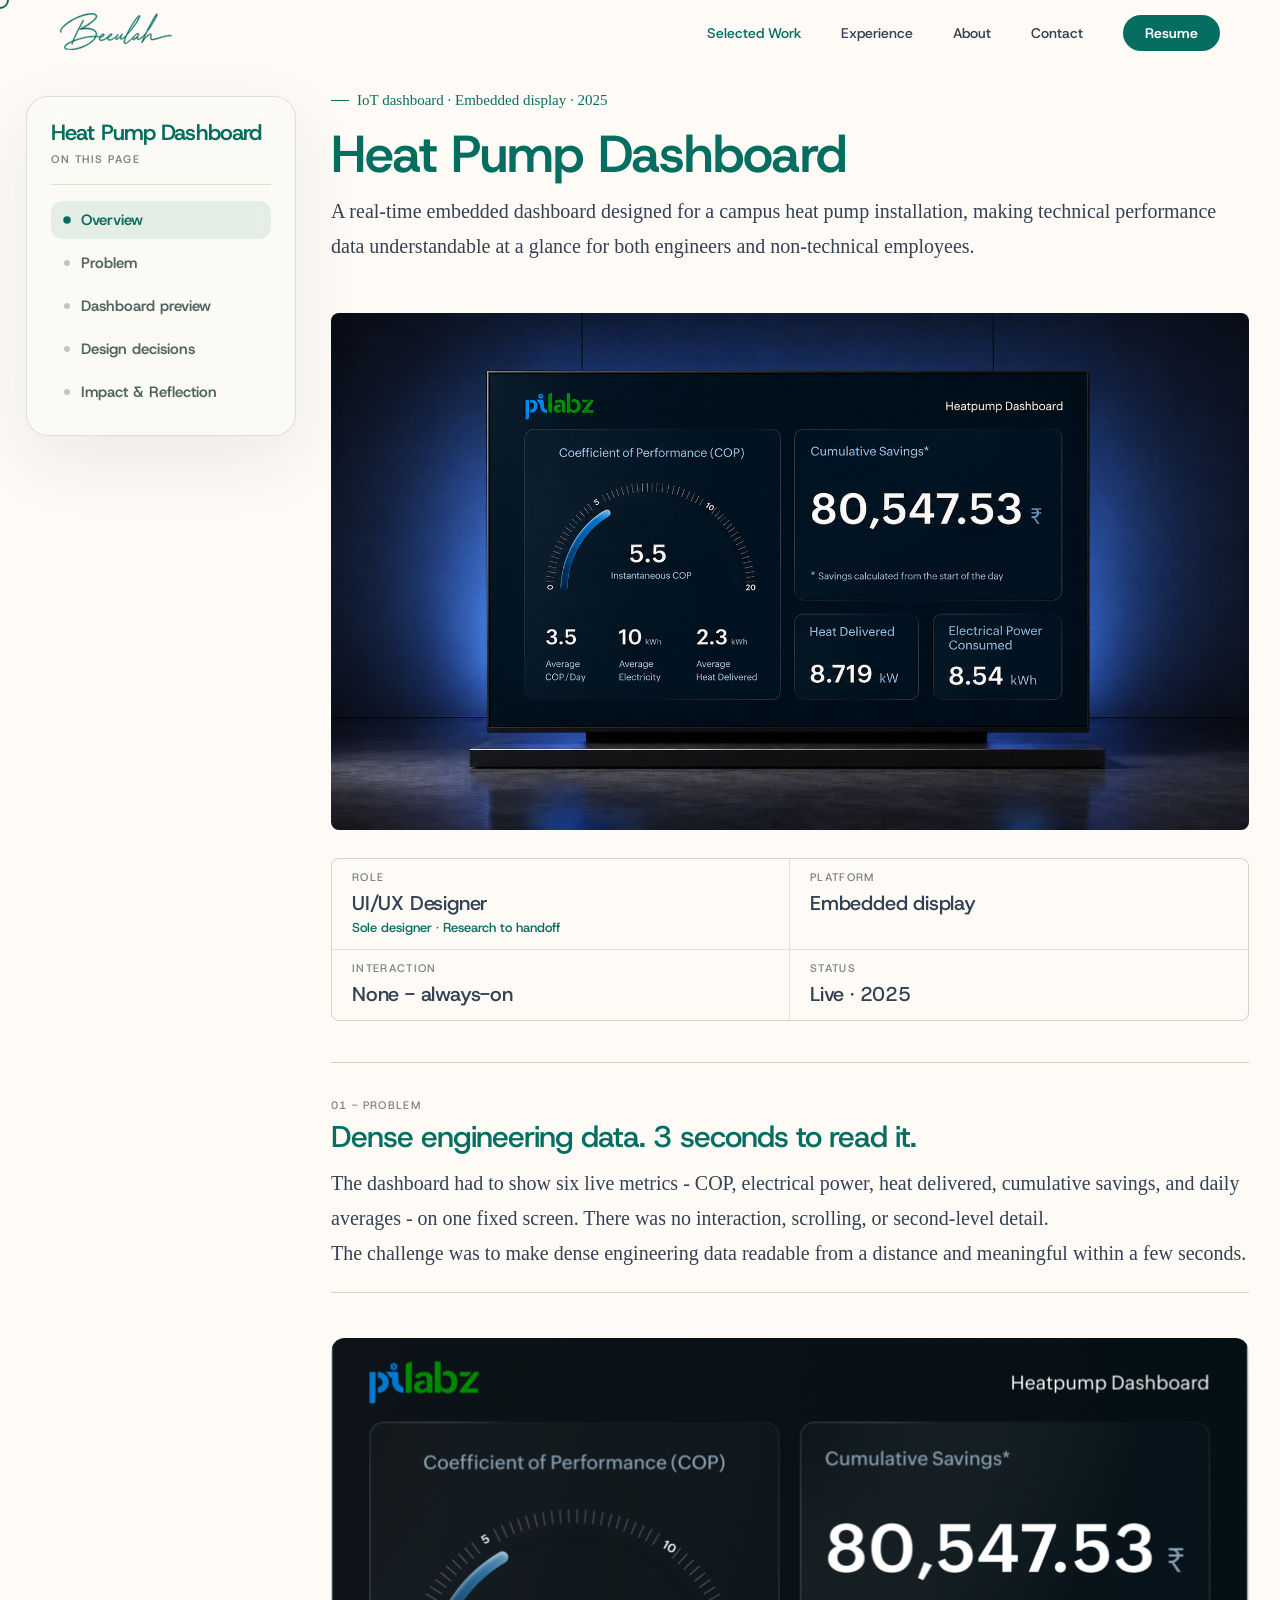
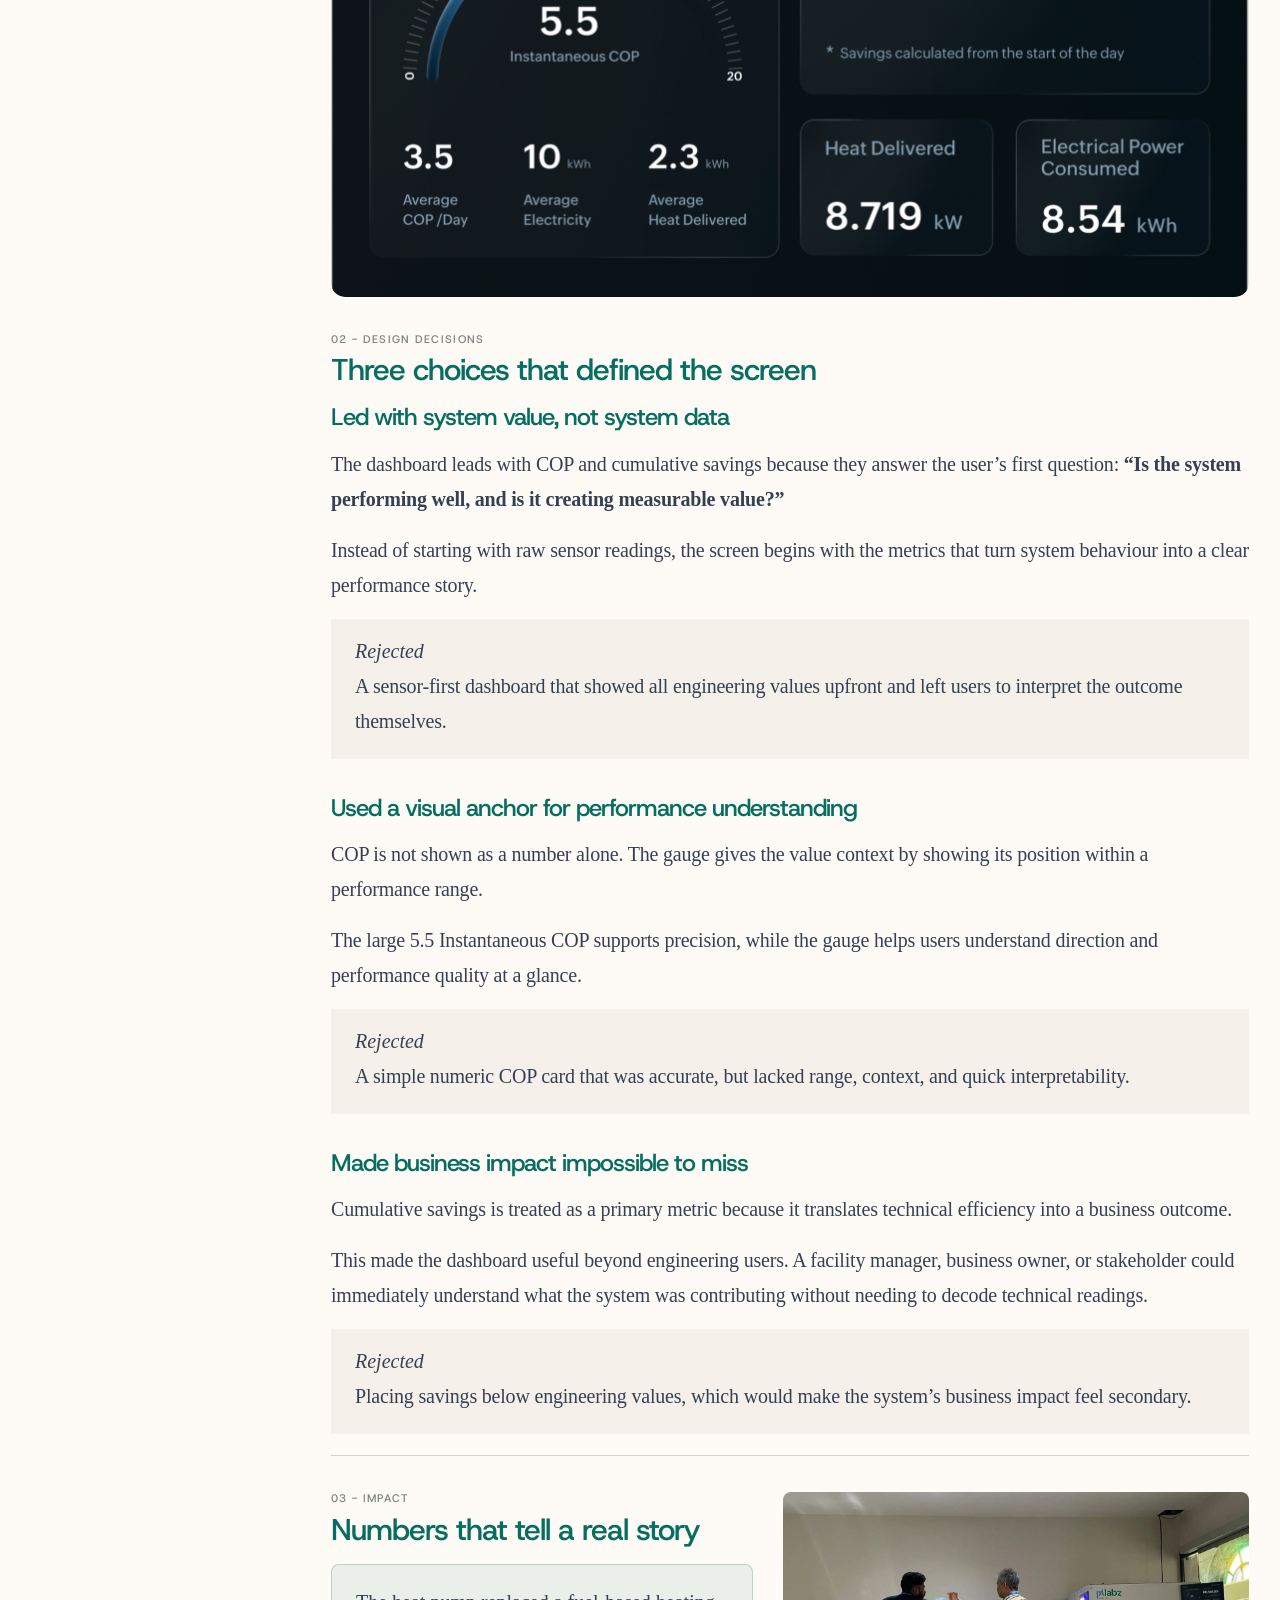
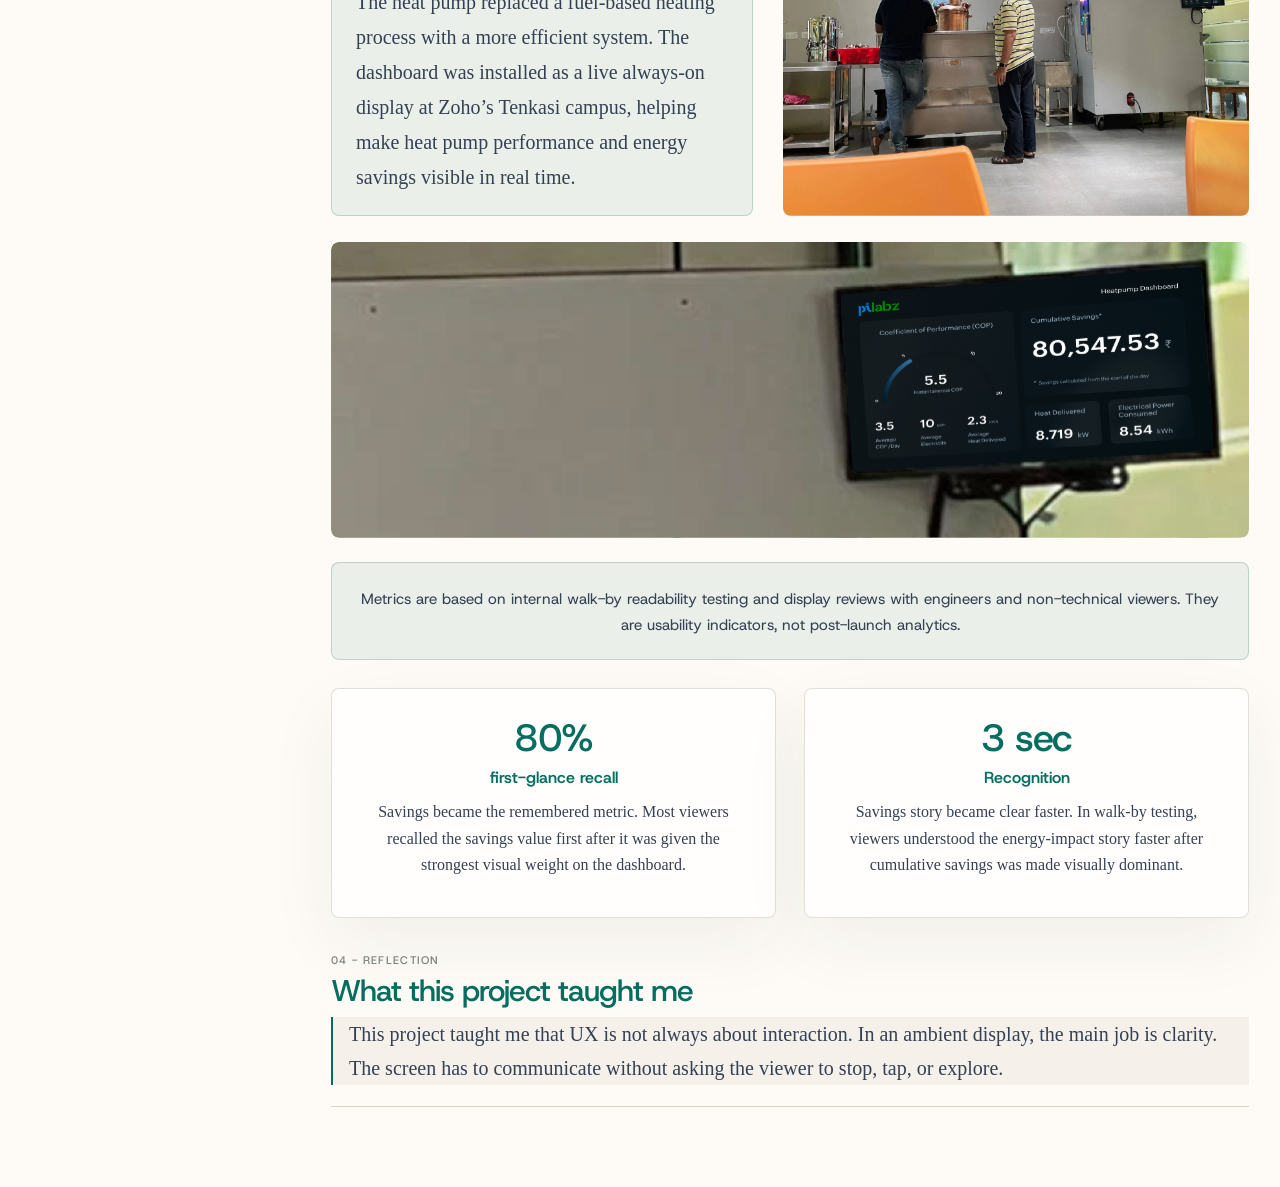
<file: heat-pump.html>
<!doctype html>
<html lang="en">
  <head>
    <meta charset="UTF-8" />
    <meta name="viewport" content="width=device-width, initial-scale=1.0" />
    <title>Heat Pump Dashboard</title>
    <link rel="icon" type="image/svg+xml" href="assets/favicon.svg?v=2">
    <link rel="shortcut icon" href="assets/favicon.svg?v=2">
    <link rel="preconnect" href="https://fonts.googleapis.com" />
    <link rel="preconnect" href="https://fonts.gstatic.com" crossorigin />
   <link
   href="https://fonts.googleapis.com/css2?family=Host+Grotesk:wght@400;500;600;700&display=swap"
   rel="stylesheet"
/>
    <link rel="stylesheet" href="styles2.css" />
  </head>
  <body>
    <div class="custom-cursor" id="customCursor"></div>
    <!-- MAIN NAV -->
<nav id="nav">
  <a href="index.html" class="nav-logo">
    <img src="assets\beeulah-logo.svg" alt="logo" />
  </a>

  <ul class="nav-links">
    <li><a href="index.html#works" class="nav-link active">Selected Work</a></li>
    <li><a href="index.html#career" class="nav-link">Experience</a></li>
    <li><a href="index.html#about" class="nav-link">About</a></li>
    <li><a href="index.html#contact" class="nav-link">Contact</a></li>
    <li><a href="assets/BeeulahDesigner Resume.pdf" target="_blank" rel="noopener noreferrer" class="nav-resume"> Resume</a></li>
  </ul>

  <button class="nav-hamburger" id="navHamburger">
    <span></span>
    <span></span>
    <span></span>
  </button>
</nav>

<div class="nav-overlay" id="navOverlay"></div>

<div class="nav-drawer" id="navDrawer">
  <button class="nav-drawer-close" id="navDrawerClose">✕</button>

  <ul class="nav-drawer-links">
    <li><a href="index.html#works">Selected Work</a></li>
    <li><a href="index.html#career">Experience</a></li>
    <li><a href="index.html#about">About</a></li>
    <li><a href="index.html#contact">Contact</a></li>
    <li><a href="assets/BeeulahDesigner Resume.pdf" target="_blank" rel="noopener noreferrer" class="nav-resume"> Resume</a></li>
  </ul>
</div>

    <aside class="case-toc" aria-label="On this page">
  <div class="case-toc-header">
    <h3 class="case-toc-project">Heat Pump Dashboard</h3>
    <p class="case-toc-title">On this page</p>
  </div>

  <nav class="case-toc-nav">
    <a class="case-toc-link is-active" href="#overview">Overview</a>
    <a class="case-toc-link" href="#problem">Problem</a>
    <a class="case-toc-link" href="#preview">Dashboard preview</a>
    <a class="case-toc-link" href="#decisions">Design decisions</a>
    <a class="case-toc-link" href="#impact">Impact & Reflection</a>
    
  </nav>
</aside>
    <main class="case-study">
      <header class="hero shell" id="overview">
  <p class="eyebrow">
    <span></span>
    IoT dashboard · Embedded display · 2025
  </p>

  <h1>Heat Pump Dashboard</h1>

  <p class="lede">
    A real-time embedded dashboard designed for a campus heat pump installation,
    making technical performance data understandable at a glance for both engineers
    and non-technical employees.
  </p>

  <!-- HERO IMAGE -->
  <figure class="case-hero-image">
    <img
      src="assets\hero-img-hp.svg"
      alt="Heat Pump Dashboard displayed in its installation environment"
    />
  </figure>

  <dl class="project-meta">
    <div>
      <dt>Role</dt>
      <dd>
        UI/UX Designer
        <span class="role-subtext">Sole designer · Research to handoff</span>
      </dd>
    </div>

    <div>
      <dt>Platform</dt>
      <dd>Embedded display</dd>
    </div>

    <div>
      <dt>Interaction</dt>
      <dd>None - always-on</dd>
    </div>

    <div>
      <dt>Status</dt>
      <dd>Live · 2025</dd>
    </div>
  </dl>
</header>

      <section class="section shell" id="problem">
        <p class="section-kicker">01 - Problem</p>
        <h2>Dense engineering data. <strong>3 seconds to read it.</strong></h2>
        <p>
          The dashboard had to show six live metrics - COP, electrical power, heat delivered, cumulative savings, and daily averages - on one fixed screen. There was no interaction, scrolling, or second-level detail.<br>

          The challenge was to make dense engineering data readable from a distance and meaningful within a few seconds.
        </p>
      </section>

      <section class="dashboard-shell shell" id="preview" aria-label="Heat pump dashboard preview">
      <img class="dashboard-preview-img" src="assets\dashboard-preview.svg" alt="Heat pump dashboard preview" />
      </section>

      <section class="section shell" id="decisions">
  <p class="section-kicker">02 - Design decisions</p>
  <h2>Three choices that <strong>defined the screen</strong></h2>

  <div class="choice-list">
    <article class="choice-card">
      <div class="choice-body">
        <span class="dot"></span>
        <div>
          <h3>Led with system value, not system data</h3>
          <p>
            The dashboard leads with COP and cumulative savings because they answer the user’s first question:

          <strong>  “Is the system performing well, and is it creating measurable value?”</strong>
          </p>
          <p>
            Instead of starting with raw sensor readings, the screen begins with the metrics that turn system behaviour into a clear performance story.
          </p>
        </div>
      </div>

      <div class="choice-note muted">
        <b>Rejected</b>
        <p>
          A sensor-first dashboard that showed all engineering values upfront and left users to interpret the outcome themselves.
        </p>
      </div>
    </article>

    <article class="choice-card">
      <div class="choice-body">
        <span class="dot"></span>
        <div>
          <h3>Used a visual anchor for performance understanding</h3>
          <p>
            COP is not shown as a number alone. The gauge gives the value context by showing its position within a performance range.
          </p>
          <p>
            The large 5.5 Instantaneous COP supports precision, while the gauge helps users understand direction and performance quality at a glance.
          </p>
        </div>
      </div>

      <div class="choice-note muted">
        <b>Rejected</b>
        <p>
          A simple numeric COP card that was accurate, but lacked range, context, and quick interpretability.
        </p>
      </div>
    </article>

    <article class="choice-card">
      <div class="choice-body">
        <span class="dot"></span>
        <div>
          <h3>Made business impact impossible to miss</h3>
          <p>
            Cumulative savings is treated as a primary metric because it translates technical efficiency into a business outcome.
          </p>
          <p>
            This made the dashboard useful beyond engineering users. A facility manager, business owner, or stakeholder could immediately understand what the system was contributing without needing to decode technical readings.
          </p>
        </div>
      </div>

      <div class="choice-note muted">
        <b>Rejected</b>
        <p>
          Placing savings below engineering values, which would make the system’s business impact feel secondary.
        </p>
      </div>
    </article>
  </div>
</section>

      <section class="impact shell" id="impact">
  <div>
    <p class="section-kicker">03 - Impact</p>
    <h2>Numbers that <strong>tell a real story</strong></h2>
    <div class="impact-copy">
      The heat pump replaced a fuel-based heating process with a more efficient system.
      The dashboard was installed as a live always-on display at Zoho’s Tenkasi campus,
      helping make heat pump performance and energy savings visible in real time.
    </div>
  </div>

  <figure class="photo-card">
    <img src="assets\impact-roomimg.svg" alt="People viewing the heat pump dashboard in a room" />
  </figure>
</section>
<figure class="wide-photo shell">
  <img src="assets\installed-dashboardimg.svg" alt="Installed heat pump dashboard on a wall" />
</figure>

<section class="impact-metrics shell">
  <div class="evolution-box metrics-note">
    <p>
      Metrics are based on internal walk-by readability testing and display reviews
      with engineers and non-technical viewers. They are usability indicators,
      not post-launch analytics.
    </p>
  </div>

 <div class="metrics-grid metrics-grid-two">
    <article class="metric-card">
      <p class="metric-value">80%</p>
      <h3>first-glance recall</h3>
      <p>
        Savings became the remembered metric. Most viewers recalled the savings value first after it was given the strongest visual weight on the dashboard.
      </p>
    </article>

    <article class="metric-card">
      <p class="metric-value">3 sec</p>
      <h3>Recognition</h3>
      <p>
        Savings story became clear faster. In walk-by testing, viewers understood the energy-impact story faster after cumulative savings was made visually dominant.
      </p>
    </article>

    <!-- <article class="metric-card">
      <p class="metric-value">1–2 m</p>
      <h3>Distance readability</h3>
      <p>
        Typography, spacing, and hierarchy were checked for people viewing the screen
        from normal standing distance.
      </p>
    </article> -->
  </div>
</section>

      
      

      <section class="section shell reflection" id="reflection">
        <p class="section-kicker">04 - Reflection</p>
        <h2>What this project <strong>taught me</strong></h2>
        <div class="quote-block">
          <p>
            This project taught me that UX is not always about interaction. In an ambient display, the main job is clarity. The screen has to communicate without asking the viewer to stop, tap, or explore.
          </p>
        </div>
      </section>
    </main>
    <script>
  const caseTocLinks = document.querySelectorAll(".case-toc-link");
  const caseTocSections = document.querySelectorAll(
    "#overview, #problem, #preview, #decisions, #impact, #reflection"
  );

  function setCaseTocActive(id) {
    caseTocLinks.forEach((link) => {
      link.classList.toggle("is-active", link.getAttribute("href") === `#${id}`);
    });
  }

  const caseTocObserver = new IntersectionObserver(
    (entries) => {
      entries.forEach((entry) => {
        if (entry.isIntersecting) {
          setCaseTocActive(entry.target.id);
        }
      });
    },
    {
      root: null,
      rootMargin: "-35% 0px -55% 0px",
      threshold: 0
    }
  );

  caseTocSections.forEach((section) => {
    caseTocObserver.observe(section);
  });
</script>
<script>
  const mainNav = document.getElementById("nav");

  window.addEventListener(
    "scroll",
    () => mainNav.classList.toggle("scrolled", scrollY > 8),
    { passive: true }
  );

  const hamburger = document.getElementById("navHamburger");
  const drawer = document.getElementById("navDrawer");
  const overlay = document.getElementById("navOverlay");
  const closeBtn = document.getElementById("navDrawerClose");

  function openDrawer() {
    drawer.classList.add("open");
    overlay.classList.add("open");
    hamburger.classList.add("active");
  }

  function closeDrawer() {
    drawer.classList.remove("open");
    overlay.classList.remove("open");
    hamburger.classList.remove("active");
  }

  hamburger.addEventListener("click", openDrawer);
  closeBtn.addEventListener("click", closeDrawer);
  overlay.addEventListener("click", closeDrawer);
</script>
<script>
  const customCursor = document.getElementById("customCursor");

  if (customCursor) {
    window.addEventListener("mousemove", (e) => {
      customCursor.style.left = `${e.clientX}px`;
      customCursor.style.top = `${e.clientY}px`;
    });

    const hoverTargets = document.querySelectorAll(
      "a, button, .case-toc-link, .nav-resume"
    );

    hoverTargets.forEach((target) => {
      target.addEventListener("mouseenter", () => {
        customCursor.classList.add("is-hovering");
      });

      target.addEventListener("mouseleave", () => {
        customCursor.classList.remove("is-hovering");
      });
    });

    document.addEventListener("mouseleave", () => {
      customCursor.classList.add("is-hidden");
    });

    document.addEventListener("mouseenter", () => {
      customCursor.classList.remove("is-hidden");
    });
  }
</script>
  </body>
</html>
</file>
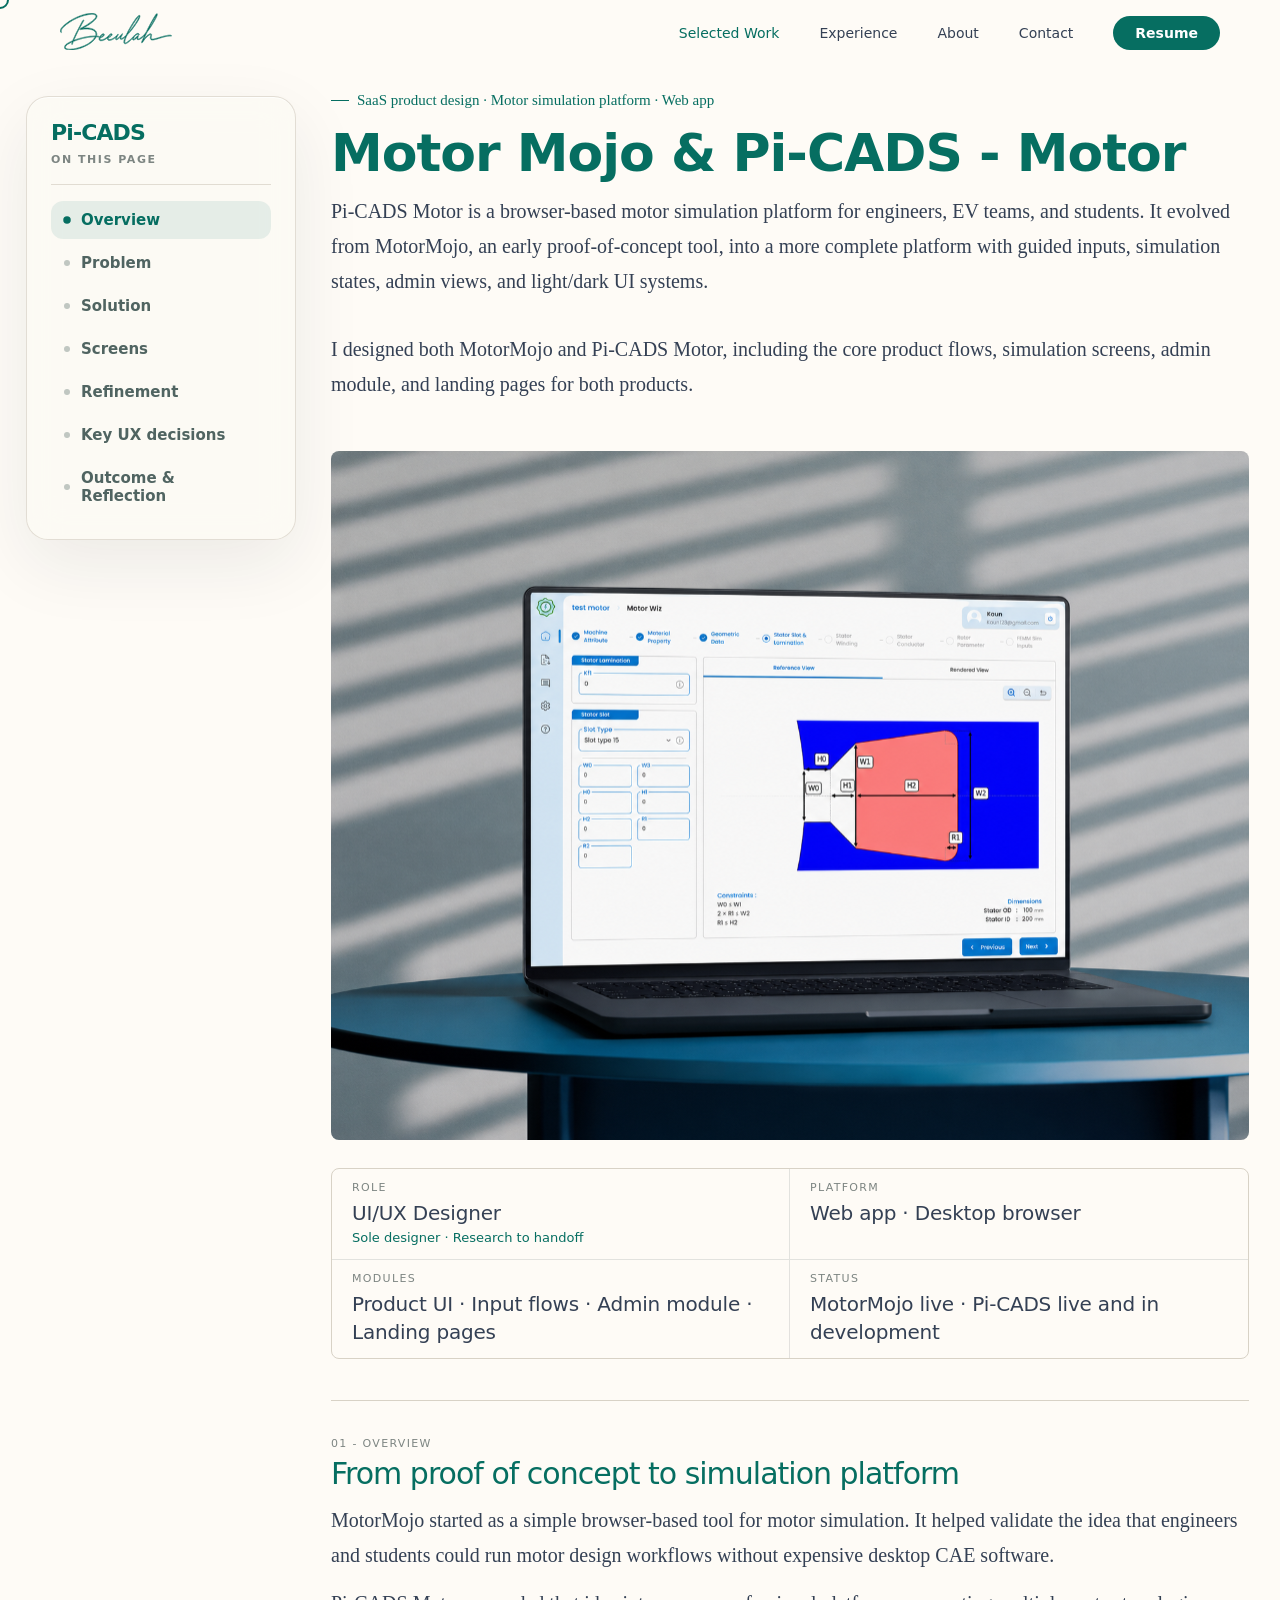
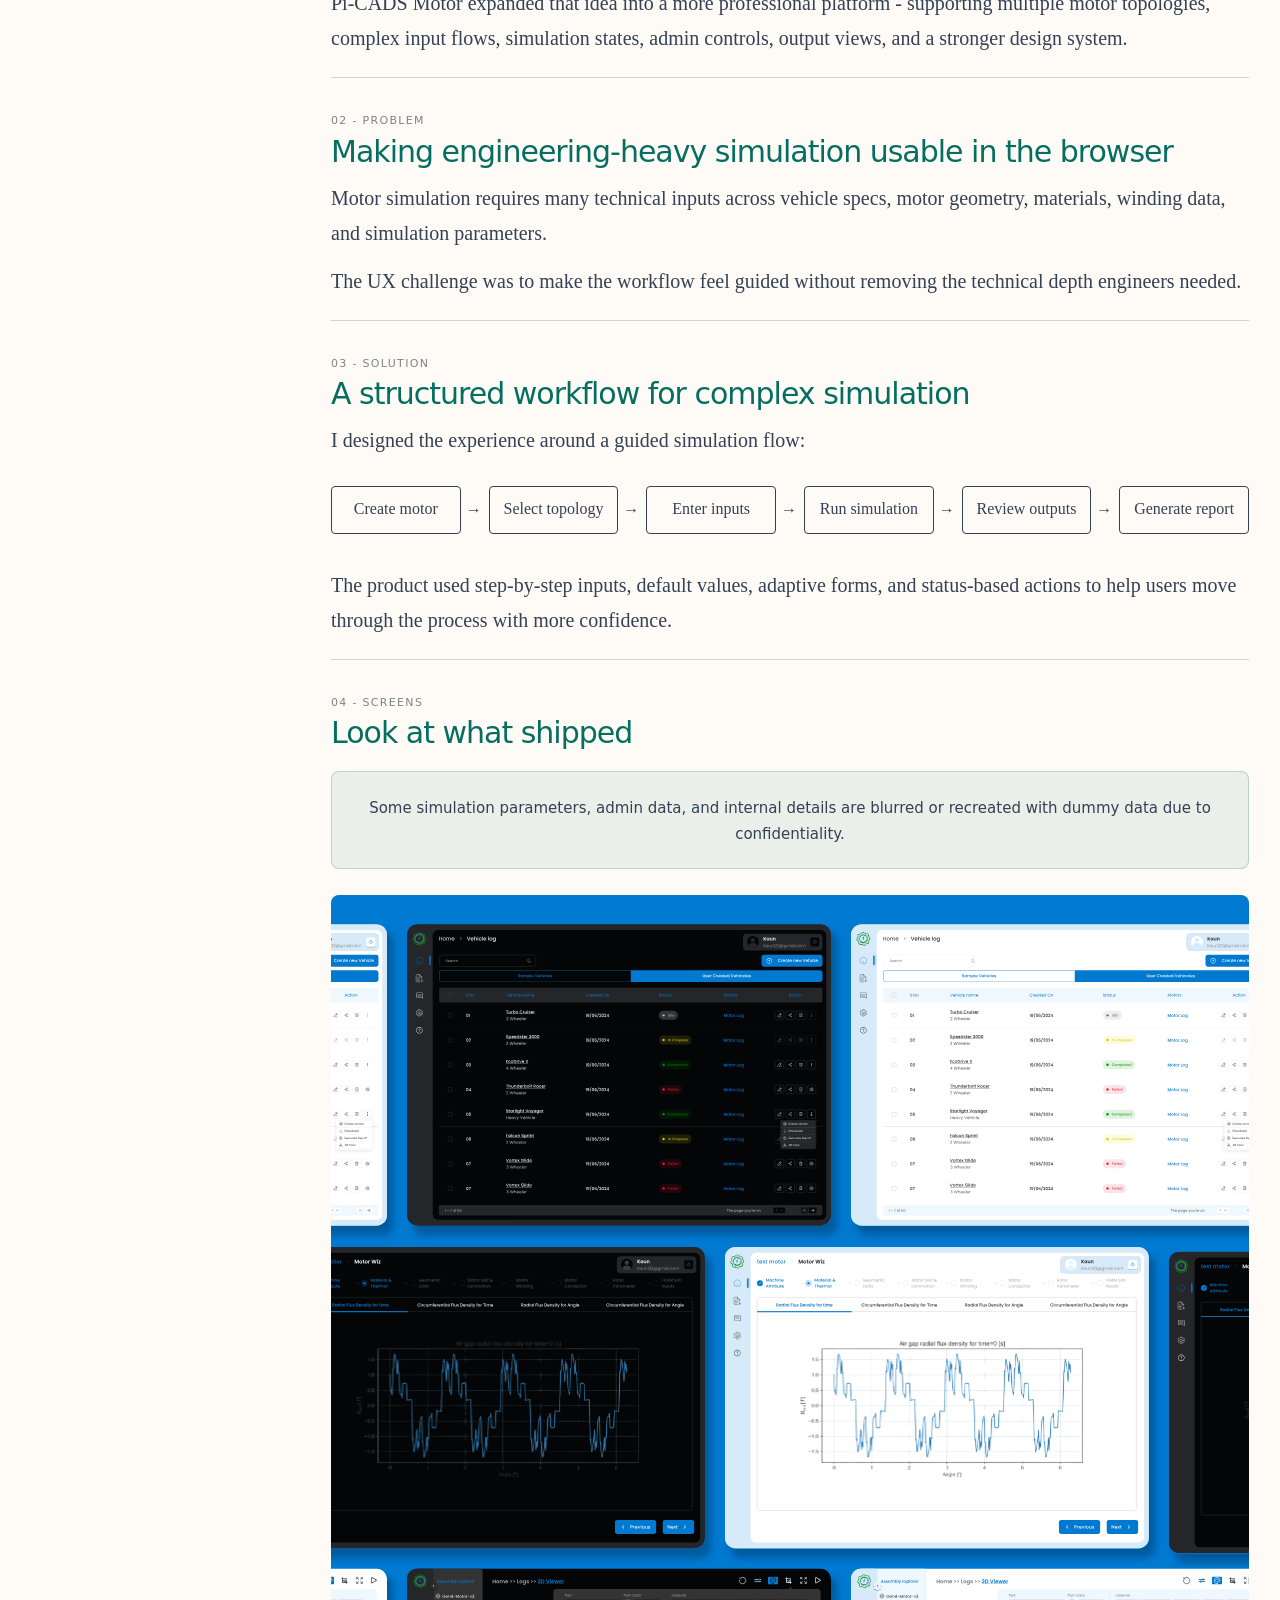
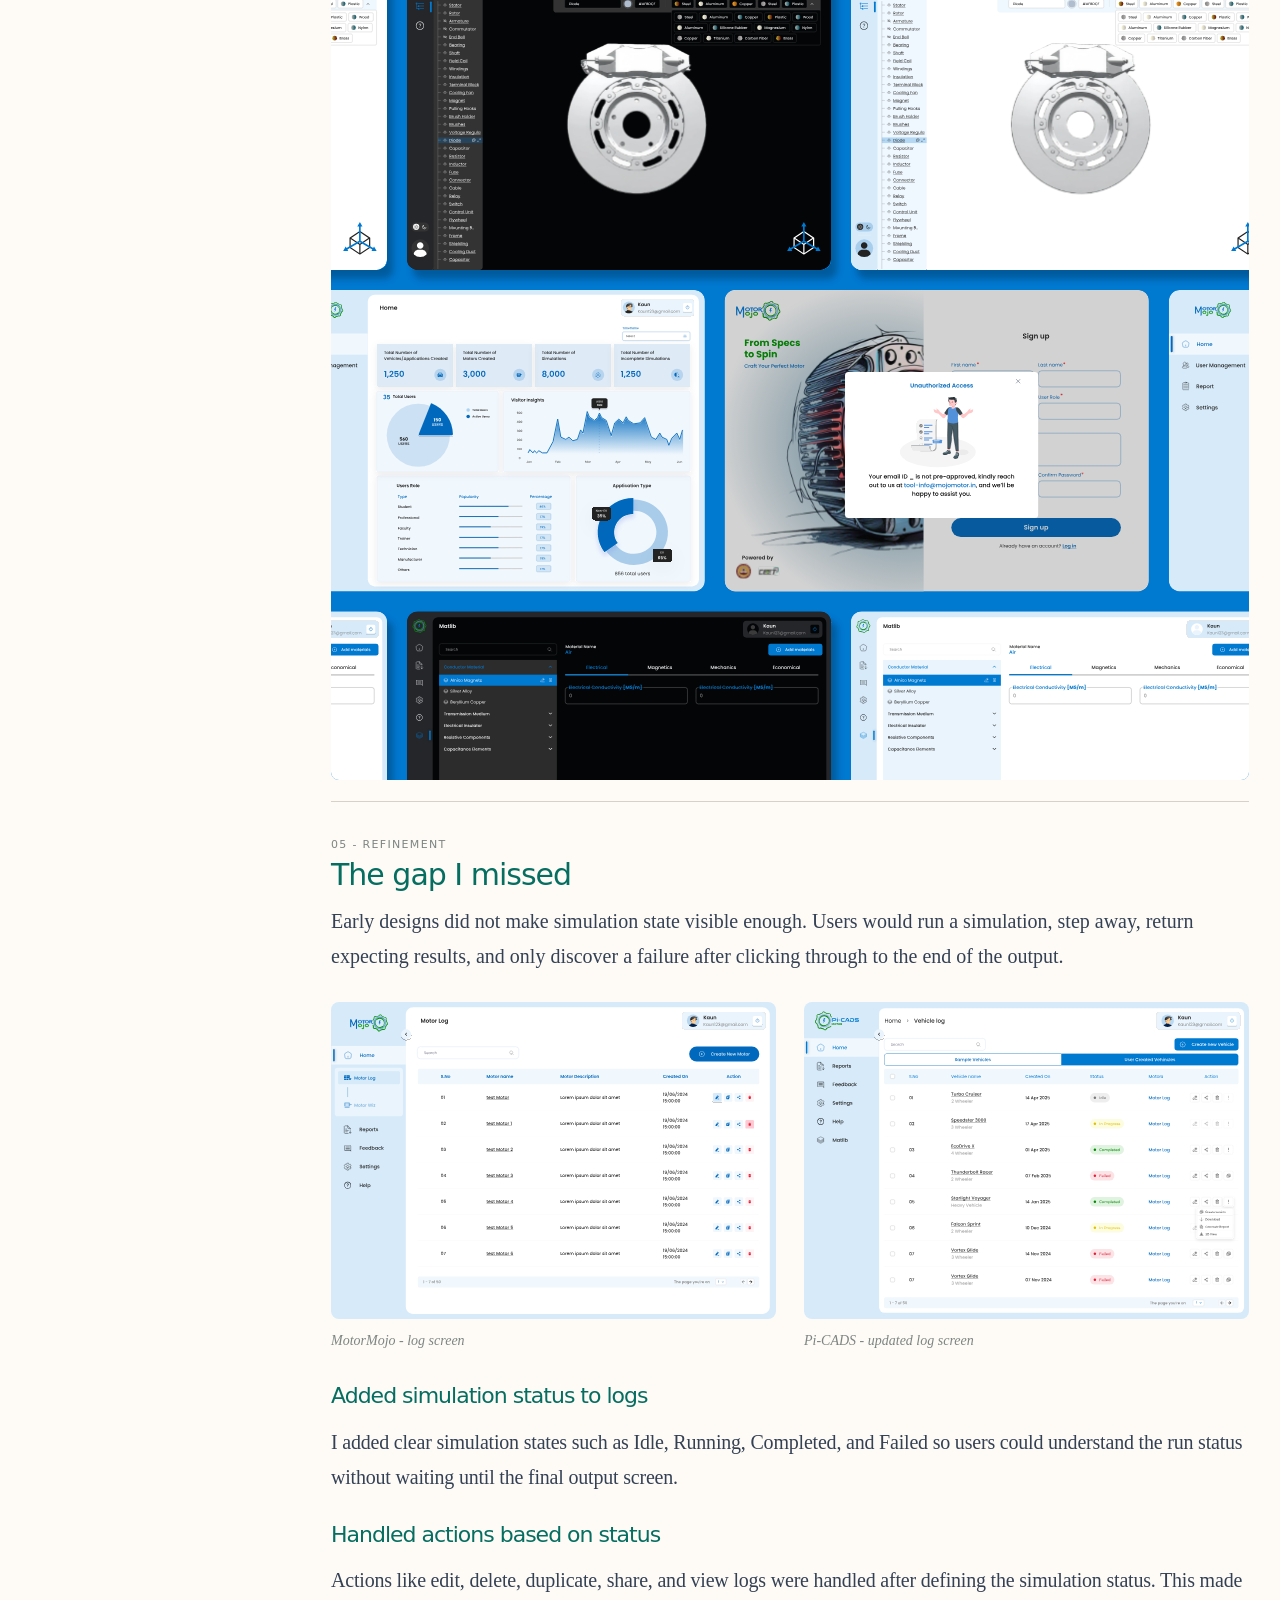
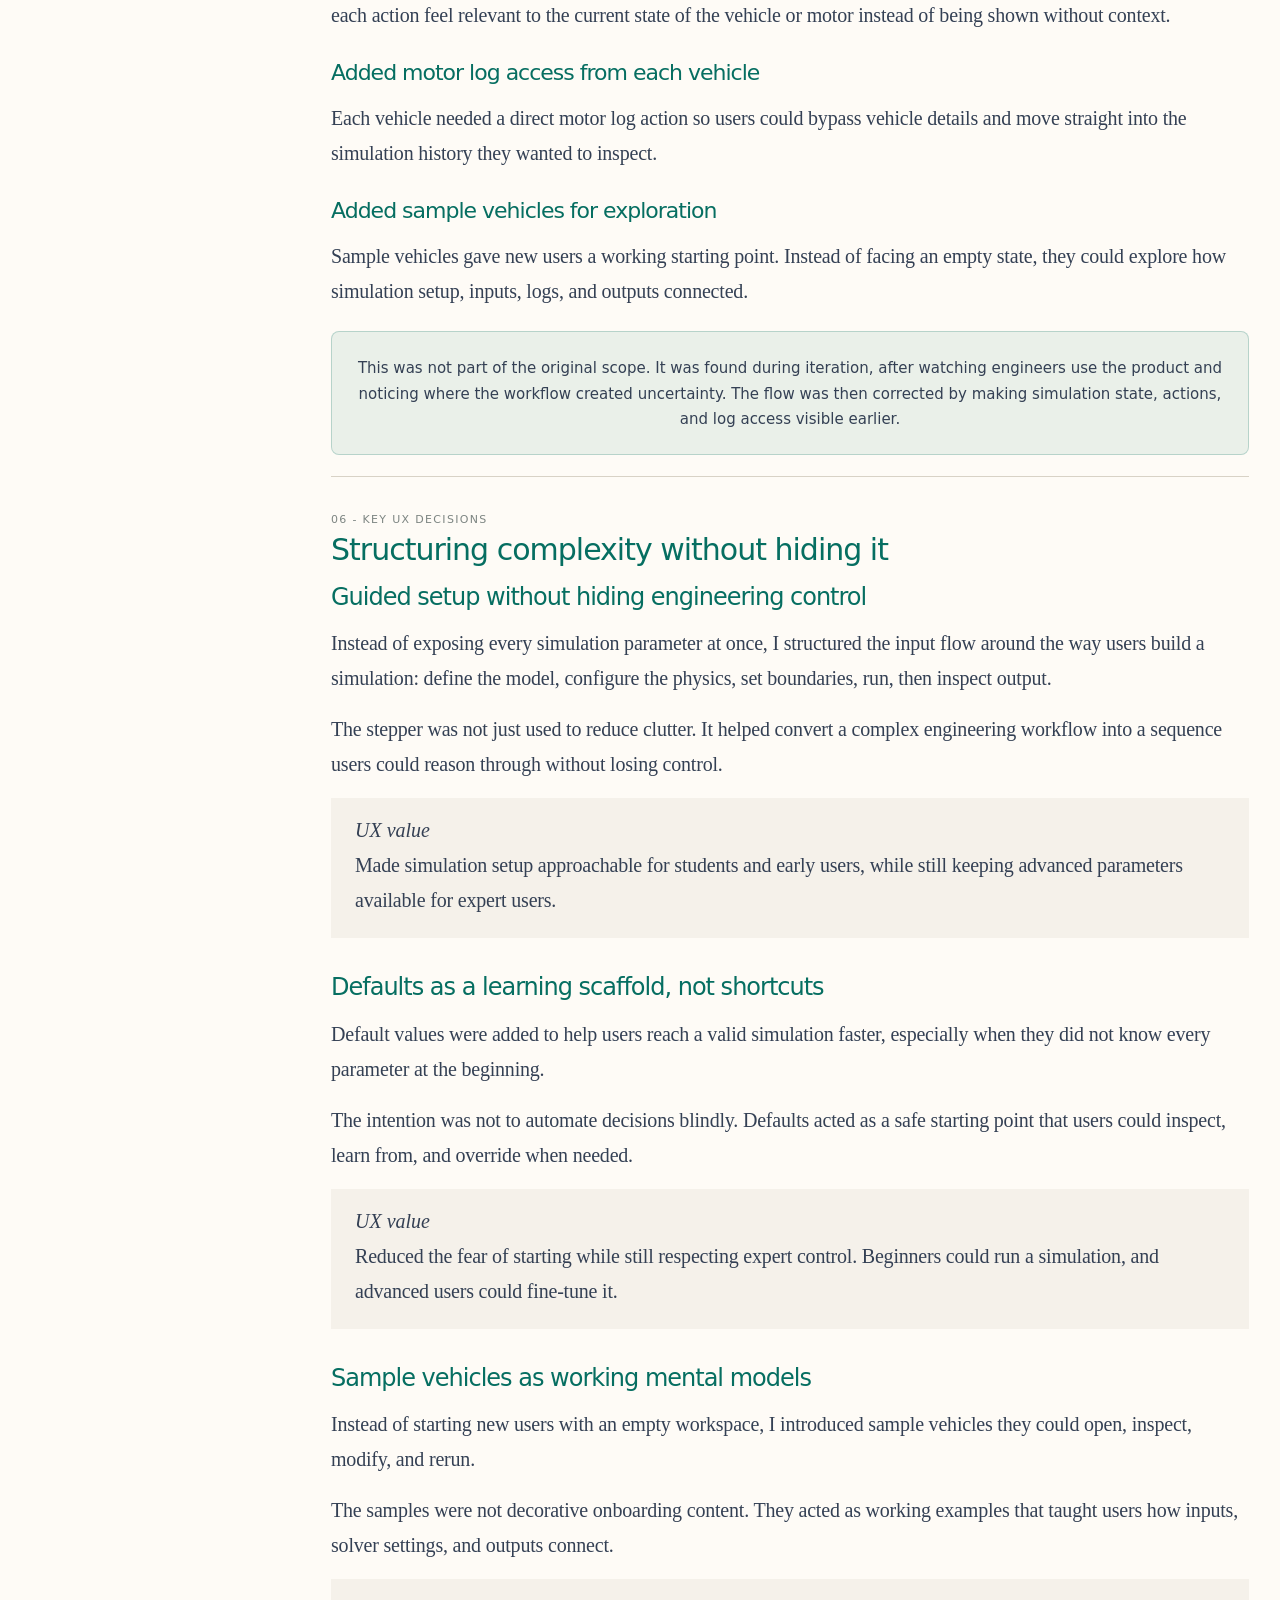
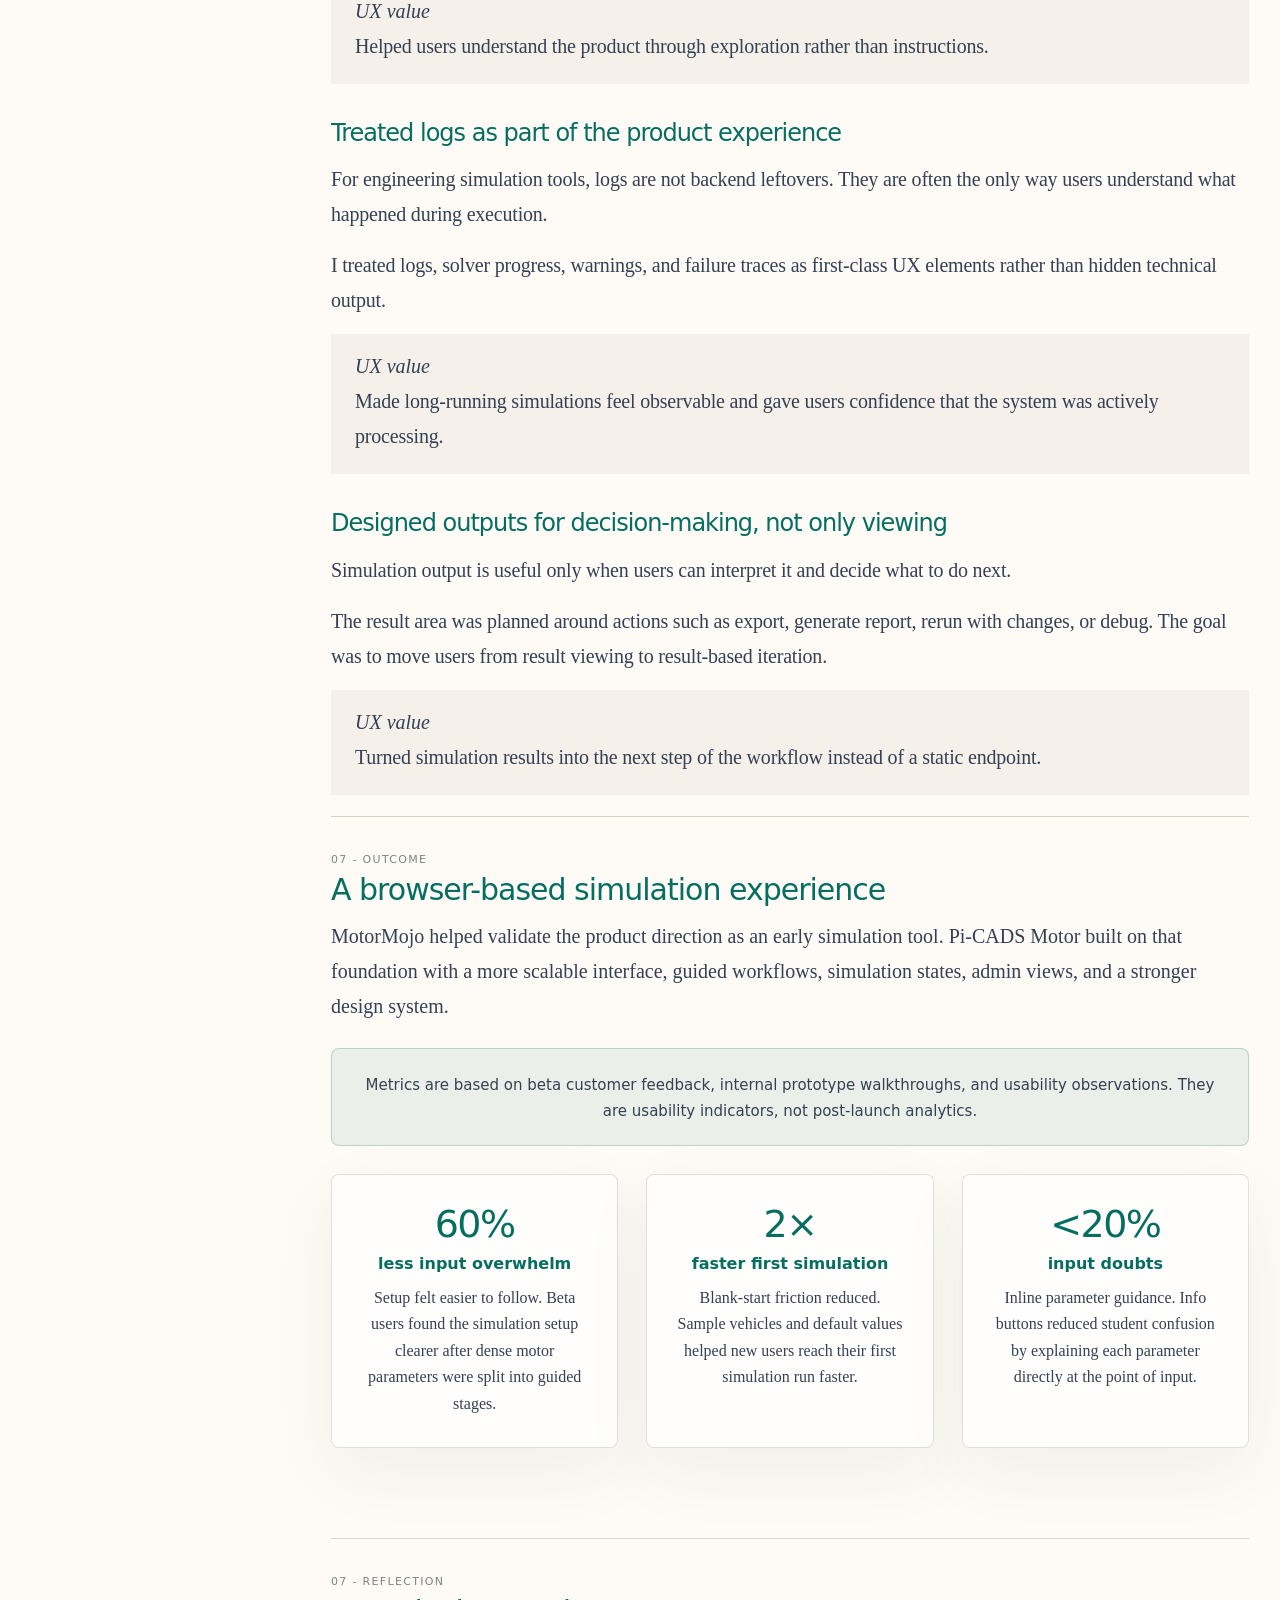
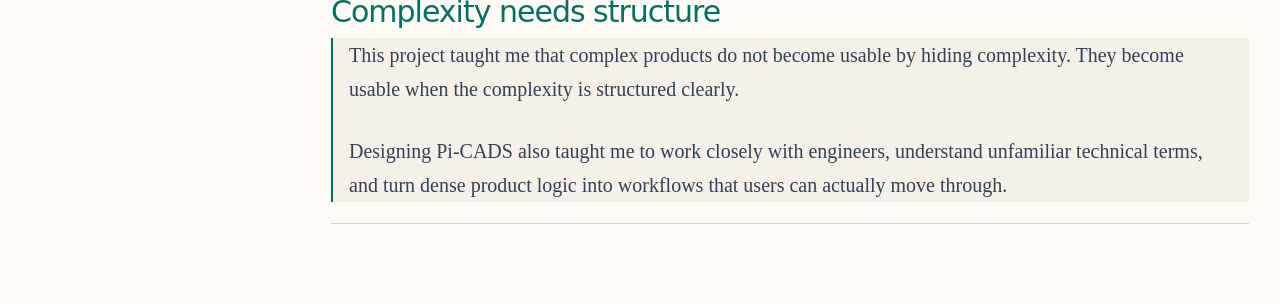
<file: picads.html>
<!doctype html>
<html lang="en">
  <head>
    <meta charset="UTF-8" />
    <meta name="viewport" content="width=device-width, initial-scale=1.0" />
    <title>Motor Mojo & PiCADS - Motor</title>
    <link rel="icon" type="image/svg+xml" href="assets/favicon.svg?v=2">
    <link rel="shortcut icon" href="assets/favicon.svg?v=2">
    <link rel="preconnect" href="https://fonts.googleapis.com" />
    <link rel="preconnect" href="https://fonts.gstatic.com" crossorigin />
    <link
      href="https://fonts.googleapis.com/css2?family=DM+Sans:wght@400;500;600;700&family=Source+Serif+4:wght@500&family=Syne:wght@500;600;700&display=swap"
      rel="stylesheet"
    />
    <link rel="stylesheet" href="styles2.css" />
  </head>

  <body>
    <div class="custom-cursor" id="customCursor"></div>
    <!-- MAIN NAV -->
    <nav id="nav">
      <a href="index.html" class="nav-logo">
        <img src="assets\beeulah-logo.svg" alt="logo" />
      </a>

      <ul class="nav-links">
        <li><a href="index.html#works" class="nav-link active">Selected Work</a></li>
        <li><a href="index.html#career" class="nav-link">Experience</a></li>
        <li><a href="index.html#about" class="nav-link">About</a></li>
        <li><a href="index.html#contact" class="nav-link">Contact</a></li>
        <li><a href="assets/BeeulahDesigner Resume.pdf" target="_blank" rel="noopener noreferrer" class="nav-resume"> Resume</a></li>
      </ul>

      <button class="nav-hamburger" id="navHamburger">
        <span></span>
        <span></span>
        <span></span>
      </button>
    </nav>

    <div class="nav-overlay" id="navOverlay"></div>

    <div class="nav-drawer" id="navDrawer">
      <button class="nav-drawer-close" id="navDrawerClose">✕</button>

      <ul class="nav-drawer-links">
        <li><a href="index.html#works">Selected Work</a></li>
        <li><a href="index.html#career">Experience</a></li>
        <li><a href="index.html#about">About</a></li>
        <li><a href="index.html#contact">Contact</a></li>
        <li><a href="assets/BeeulahDesigner Resume.pdf" target="_blank" rel="noopener noreferrer" class="nav-resume"> Resume</a></li>
      </ul>
    </div>

    <aside class="case-toc" aria-label="On this page">
  <div class="case-toc-header">
    <h3 class="case-toc-project">Pi-CADS</h3>
    <p class="case-toc-title">On this page</p>
  </div>

  <nav class="case-toc-nav">
        <a class="case-toc-link is-active" href="#overview">Overview</a>
        <a class="case-toc-link" href="#problem">Problem</a>
        <a class="case-toc-link" href="#solution">Solution</a>
        <a class="case-toc-link" href="#screens">Screens</a>
        <a class="case-toc-link" href="#usage-revealed">Refinement</a>
        <a class="case-toc-link" href="#decisions">Key UX decisions</a>
        <a class="case-toc-link" href="#outcome">Outcome & Reflection</a>
        
      </nav>
    </aside>

    <main class="case-study">
      <!-- HERO -->
      <header class="hero shell" id="overview">
  <p class="eyebrow">
    <span></span>
    SaaS product design · Motor simulation platform · Web app
  </p>

  <h1>Motor Mojo &amp; Pi-CADS - Motor</h1>

  <p class="lede">
    Pi-CADS Motor is a browser-based motor simulation platform for engineers, EV teams,
    and students. It evolved from MotorMojo, an early proof-of-concept tool, into a more
    complete platform with guided inputs, simulation states, admin views, and light/dark UI systems.
  </p>

  <p class="lede">
    I designed both MotorMojo and Pi-CADS Motor, including the core product flows,
    simulation screens, admin module, and landing pages for both products.
  </p>

  <figure class="case-hero-image">
    <img
      src="assets\picads\hero-img.svg"
      alt="Pi-CADS Motor browser-based simulation platform"
    />
  </figure>

  <dl class="project-meta">
    <div>
      <dt>Role</dt>
      <dd>
        UI/UX Designer
        <span class="role-subtext">Sole designer · Research to handoff</span>
      </dd>
    </div>

    <div>
      <dt>Platform</dt>
      <dd>Web app · Desktop browser</dd>
    </div>

    <div>
      <dt>Modules</dt>
      <dd>Product UI · Input flows · Admin module · Landing pages</dd>
    </div>

    <div>
      <dt>Status</dt>
      <dd>MotorMojo live · Pi-CADS live and in development</dd>
    </div>
  </dl>
</header>

      <!-- OVERVIEW -->
      <section class="section shell" id="overview-content">
        <p class="section-kicker">01 - Overview</p>

        <h2>From proof of concept to simulation platform</h2>

        <p>
          MotorMojo started as a simple browser-based tool for motor simulation. It helped validate the idea that
          engineers and students could run motor design workflows without expensive desktop CAE software.
        </p>

        <p>
          Pi-CADS Motor expanded that idea into a more professional platform - supporting multiple motor
          topologies, complex input flows, simulation states, admin controls, output views, and a stronger design
          system.
        </p>
      </section>

      <!-- PROBLEM -->
      <section class="section shell" id="problem">
        <p class="section-kicker">02 - Problem</p>

        <h2>Making engineering-heavy simulation usable in the browser</h2>

        <p>
          Motor simulation requires many technical inputs across vehicle specs, motor geometry, materials,
          winding data, and simulation parameters.
        </p>

        <p>
          The UX challenge was to make the workflow feel guided without removing the technical depth engineers needed.
        </p>
      </section>

      <!-- SOLUTION -->
      <section class="section shell" id="solution">
        <p class="section-kicker">03 - Solution</p>

        <h2>A structured workflow for complex simulation</h2>

        <p>
          I designed the experience around a guided simulation flow:
        </p>
        <div class="solution-flow" aria-label="Simulation workflow">
          <div class="flow-step">Create motor</div>
          <div class="flow-step">Select topology</div>
          <div class="flow-step">Enter inputs</div>
          <div class="flow-step">Run simulation</div>
          <div class="flow-step">Review outputs</div>
          <div class="flow-step">Generate report</div>
        </div>

        <p>
          The product used step-by-step inputs, default values, adaptive forms, and status-based actions to help users move through the process with more confidence.
        </p>
      </section>

      <!-- SCREENS -->
      <section class="section shell" id="screens">
        <p class="section-kicker">04 - Screens</p>

        <h2>Look at what shipped</h2>

        <div class="evolution-box">
          <p>
            Some simulation parameters, admin data, and internal details are blurred or recreated with dummy data
            due to confidentiality.
          </p>
        </div>

        <figure class="wide-photo shipped-screens">
          <img src="assets\picads\picadsscreens.svg" alt="Pi-CADS Motor product screens and shipped interface views" />
        </figure>
      </section>

      <!-- WHAT I GOT WRONG -->
<!-- WHAT USAGE REVEALED -->
<!-- WHAT I MISSED AT FIRST -->
<section class="section shell" id="usage-revealed">
  <p class="section-kicker">05 - Refinement</p>

  <h2>The gap I missed</h2>

  <p>
    Early designs did not make simulation state visible enough. Users would run a simulation,
    step away, return expecting results, and only discover a failure after clicking through
    to the end of the output.
  </p>

  <div class="before-after-grid picads-log-comparison">
    <figure>
      <img src="assets/picads/logbefore.svg" alt="MotorMojo log screen before status improvements" />
      <figcaption class="caption">MotorMojo - log screen</figcaption>
    </figure>

    <figure>
      <img src="assets/picads/logafter.svg" alt="Pi-CADS updated log screen with simulation status improvements" />
      <figcaption class="caption">Pi-CADS - updated log screen</figcaption>
    </figure>
  </div>

  <div class="choice-list picads-usage-list">
    <article class="choice-card">
      <div class="choice-body">
        <h3>Added simulation status to logs</h3>
        <p>
          I added clear simulation states such as Idle, Running, Completed, and Failed so users
          could understand the run status without waiting until the final output screen.
        </p>
      </div>
    </article>

    <article class="choice-card">
      <div class="choice-body">
        <h3>Handled actions based on status</h3>
        <p>
          Actions like edit, delete, duplicate, share, and view logs were handled after defining
          the simulation status. This made each action feel relevant to the current state of the
          vehicle or motor instead of being shown without context.
        </p>
      </div>
    </article>

    <article class="choice-card">
      <div class="choice-body">
        <h3>Added motor log access from each vehicle</h3>
        <p>
          Each vehicle needed a direct motor log action so users could bypass vehicle details
          and move straight into the simulation history they wanted to inspect.
        </p>
      </div>
    </article>

    <article class="choice-card">
      <div class="choice-body">
        <h3>Added sample vehicles for exploration</h3>
        <p>
          Sample vehicles gave new users a working starting point. Instead of facing an empty
          state, they could explore how simulation setup, inputs, logs, and outputs connected.
        </p>
      </div>
    </article>
  </div>

  <div class="evolution-box">
    <p>
      This was not part of the original scope. It was found during iteration, after watching
      engineers use the product and noticing where the workflow created uncertainty. The flow
      was then corrected by making simulation state, actions, and log access visible earlier.
    </p>
  </div>
</section>

      <!-- KEY UX DECISIONS -->
      <section class="section shell" id="decisions">
  <p class="section-kicker">06 - Key UX decisions</p>
  <h2>Structuring complexity without hiding it</h2>

  <div class="choice-list">
    <article class="choice-card">
      <div class="choice-body">
        <span class="dot"></span>
        <div>
          <h3>Guided setup without hiding engineering control</h3>

          <p>
            Instead of exposing every simulation parameter at once, I structured the input flow around the way users build a simulation: define the model, configure the physics, set boundaries, run, then inspect output.
          </p>

          <p>
            The stepper was not just used to reduce clutter. It helped convert a complex engineering workflow into a sequence users could reason through without losing control.
          </p>
        </div>
      </div>

      <div class="choice-note muted">
        <b>UX value</b>
        <p>
          Made simulation setup approachable for students and early users, while still keeping advanced parameters available for expert users.
        </p>
      </div>
    </article>

    <article class="choice-card">
      <div class="choice-body">
        <span class="dot"></span>
        <div>
          <h3>Defaults as a learning scaffold, not shortcuts</h3>

          <p>
            Default values were added to help users reach a valid simulation faster, especially when they did not know every parameter at the beginning.
          </p>

          <p>
            The intention was not to automate decisions blindly. Defaults acted as a safe starting point that users could inspect, learn from, and override when needed.
          </p>
        </div>
      </div>

      <div class="choice-note muted">
        <b>UX value</b>
        <p>
          Reduced the fear of starting while still respecting expert control. Beginners could run a simulation, and advanced users could fine-tune it.
        </p>
      </div>
    </article>

    <article class="choice-card">
      <div class="choice-body">
        <span class="dot"></span>
        <div>
          <h3>Sample vehicles as working mental models</h3>

          <p>
            Instead of starting new users with an empty workspace, I introduced sample vehicles they could open, inspect, modify, and rerun.
          </p>

          <p>
            The samples were not decorative onboarding content. They acted as working examples that taught users how inputs, solver settings, and outputs connect.
          </p>
        </div>
      </div>

      <div class="choice-note muted">
        <b>UX value</b>
        <p>
          Helped users understand the product through exploration rather than instructions.
        </p>
      </div>
    </article>

    <article class="choice-card">
      <div class="choice-body">
        <span class="dot"></span>
        <div>
          <h3>Treated logs as part of the product experience</h3>

          <p>
            For engineering simulation tools, logs are not backend leftovers. They are often the only way users understand what happened during execution.
          </p>

          <p>
            I treated logs, solver progress, warnings, and failure traces as first-class UX elements rather than hidden technical output.
          </p>
        </div>
      </div>

      <div class="choice-note muted">
        <b>UX value</b>
        <p>
          Made long-running simulations feel observable and gave users confidence that the system was actively processing.
        </p>
      </div>
    </article>

    <article class="choice-card">
      <div class="choice-body">
        <span class="dot"></span>
        <div>
          <h3>Designed outputs for decision-making, not only viewing</h3>

          <p>
            Simulation output is useful only when users can interpret it and decide what to do next.
          </p>

          <p>
            The result area was planned around actions such as export, generate report, rerun with changes, or debug. The goal was to move users from result viewing to result-based iteration.
          </p>
        </div>
      </div>

      <div class="choice-note muted">
        <b>UX value</b>
        <p>
          Turned simulation results into the next step of the workflow instead of a static endpoint.
        </p>
      </div>

      
    </article>
  </div>
</section>

      <!-- OUTCOME -->
      <section class="section shell" id="outcome">
        <p class="section-kicker">07 - Outcome</p>

        <h2>A browser-based simulation experience</h2>

        <p>
          MotorMojo helped validate the product direction as an early simulation tool. Pi-CADS Motor built on that
          foundation with a more scalable interface, guided workflows, simulation states, admin views, and a
          stronger design system.
        </p>
        <div class="evolution-box metrics-note">
  <p>
    Metrics are based on beta customer feedback, internal prototype walkthroughs, and usability observations. They are usability indicators, not post-launch analytics.
  </p>
</div>
        <div class="metrics-grid">
  <article class="metric-card">
    <p class="metric-value">60%</p>
    <h3>less input overwhelm</h3>
     <p>
      Setup felt easier to follow. Beta users found the simulation setup clearer after dense motor parameters were split into guided stages.
    </p>
  </article>

  <article class="metric-card metric-card-featured">
    <p class="metric-value">2×</p>
    <h3>faster first simulation</h3>
    <p>
      Blank-start friction reduced. Sample vehicles and default values helped new users reach their first simulation run faster.
    </p>
  </article>

  <article class="metric-card">
    <p class="metric-value">&lt;20%</p>
    <h3>input doubts</h3>
    <p>
      Inline parameter guidance. Info buttons reduced student confusion by explaining each parameter directly at the point of input.
    </p>
  </article>
</div>
      </section>

      <!-- REFLECTION -->
      <section class="section shell reflection" id="reflection">
        <p class="section-kicker">07 - Reflection</p>

        <h2>Complexity needs structure</h2>

        <div class="quote-block">
          <p>
            This project taught me that complex products do not become usable by hiding complexity. They become
            usable when the complexity is structured clearly.
          </p>

          <p>
            Designing Pi-CADS also taught me to work closely with engineers, understand unfamiliar technical terms,
            and turn dense product logic into workflows that users can actually move through.
          </p>
        </div>
      </section>
    </main>

    <script>
      const caseTocLinks = document.querySelectorAll(".case-toc-link");
      const caseTocSections = document.querySelectorAll(
  "#overview, #problem, #solution, #screens, #usage-revealed, #decisions, #outcome, #reflection"
);

      function setCaseTocActive(id) {
        caseTocLinks.forEach((link) => {
          link.classList.toggle("is-active", link.getAttribute("href") === `#${id}`);
        });
      }

      const caseTocObserver = new IntersectionObserver(
        (entries) => {
          entries.forEach((entry) => {
            if (entry.isIntersecting) {
              setCaseTocActive(entry.target.id);
            }
          });
        },
        {
          root: null,
          rootMargin: "-35% 0px -55% 0px",
          threshold: 0
        }
      );

      caseTocSections.forEach((section) => {
        caseTocObserver.observe(section);
      });
    </script>

    <script>
      const mainNav = document.getElementById("nav");

      window.addEventListener(
        "scroll",
        () => mainNav.classList.toggle("scrolled", scrollY > 8),
        { passive: true }
      );

      const hamburger = document.getElementById("navHamburger");
      const drawer = document.getElementById("navDrawer");
      const overlay = document.getElementById("navOverlay");
      const closeBtn = document.getElementById("navDrawerClose");

      function openDrawer() {
        drawer.classList.add("open");
        overlay.classList.add("open");
        hamburger.classList.add("active");
      }

      function closeDrawer() {
        drawer.classList.remove("open");
        overlay.classList.remove("open");
        hamburger.classList.remove("active");
      }

      hamburger.addEventListener("click", openDrawer);
      closeBtn.addEventListener("click", closeDrawer);
      overlay.addEventListener("click", closeDrawer);
    </script>
    <script>
  const customCursor = document.getElementById("customCursor");

  if (customCursor) {
    window.addEventListener("mousemove", (e) => {
      customCursor.style.left = `${e.clientX}px`;
      customCursor.style.top = `${e.clientY}px`;
    });

    const hoverTargets = document.querySelectorAll(
      "a, button, .case-toc-link, .nav-resume"
    );

    hoverTargets.forEach((target) => {
      target.addEventListener("mouseenter", () => {
        customCursor.classList.add("is-hovering");
      });

      target.addEventListener("mouseleave", () => {
        customCursor.classList.remove("is-hovering");
      });
    });

    document.addEventListener("mouseleave", () => {
      customCursor.classList.add("is-hidden");
    });

    document.addEventListener("mouseenter", () => {
      customCursor.classList.remove("is-hidden");
    });
  }
</script>
  </body>
</html>
</file>
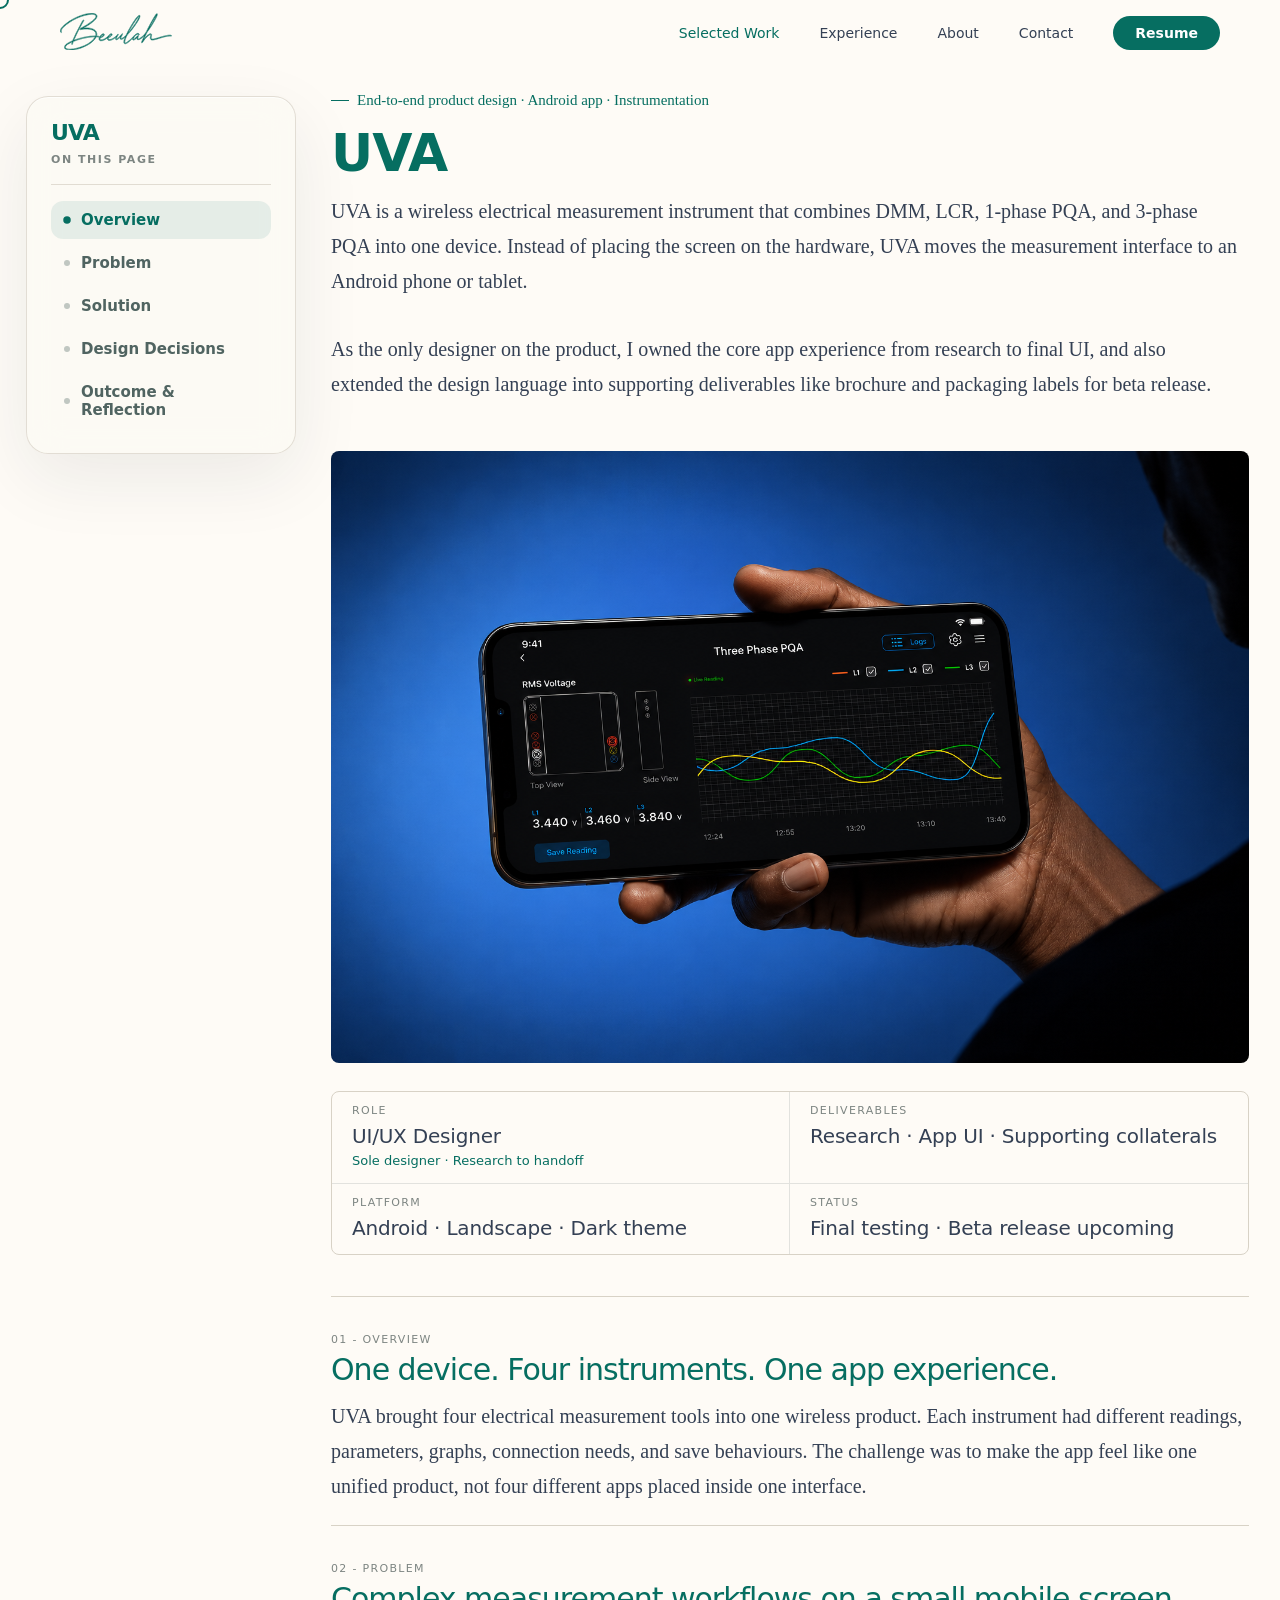
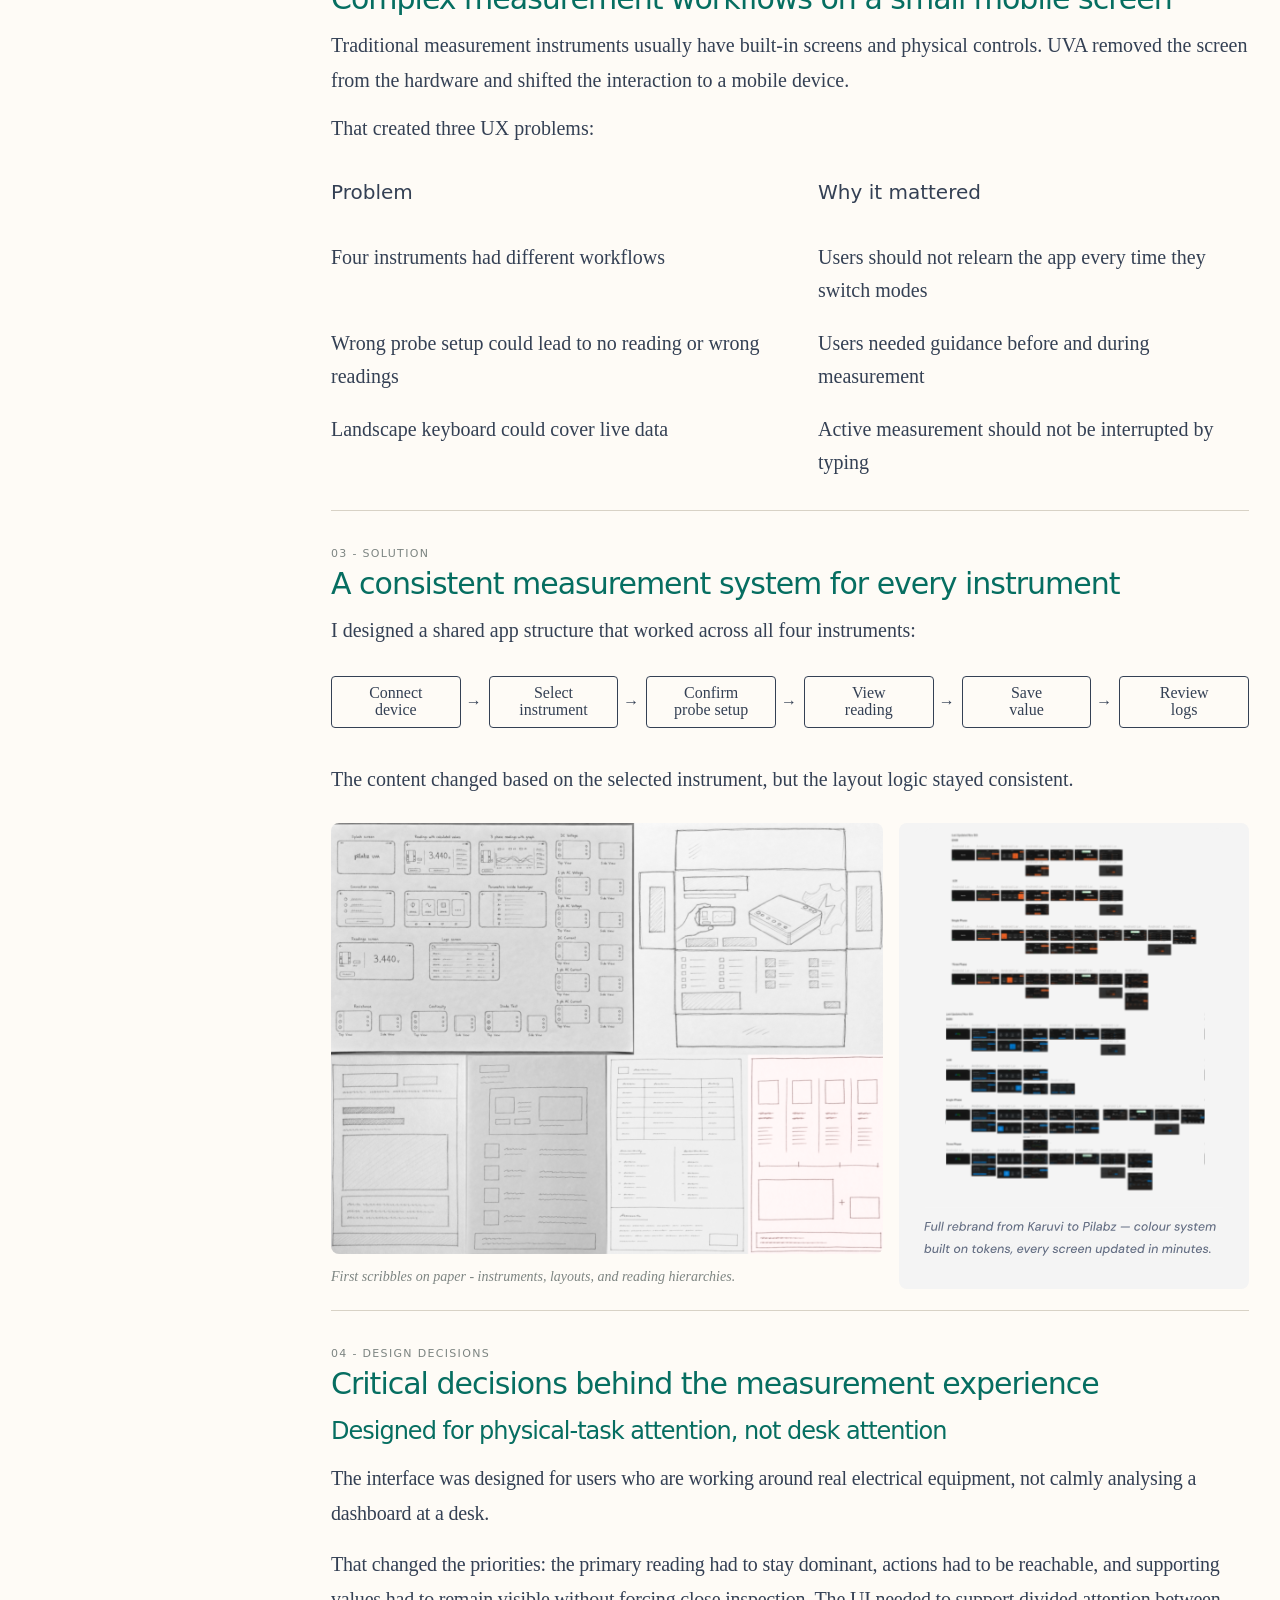
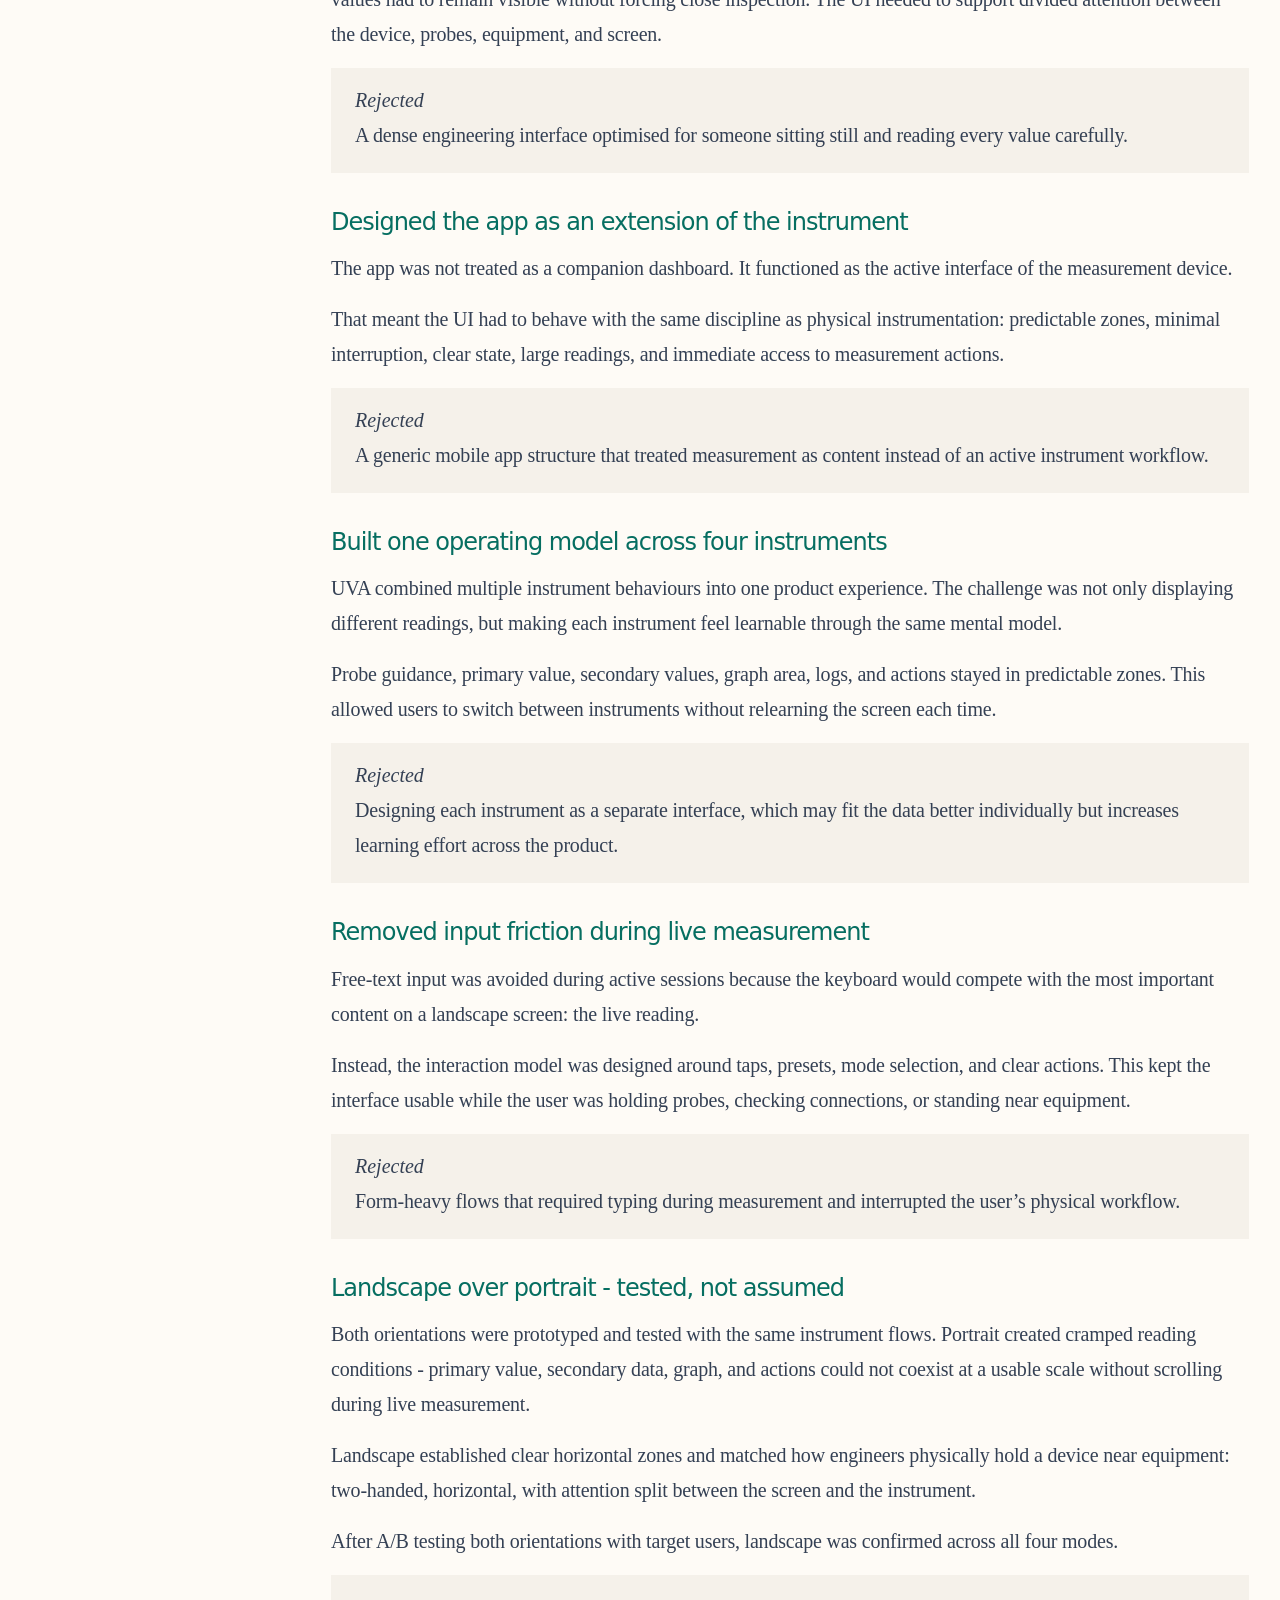
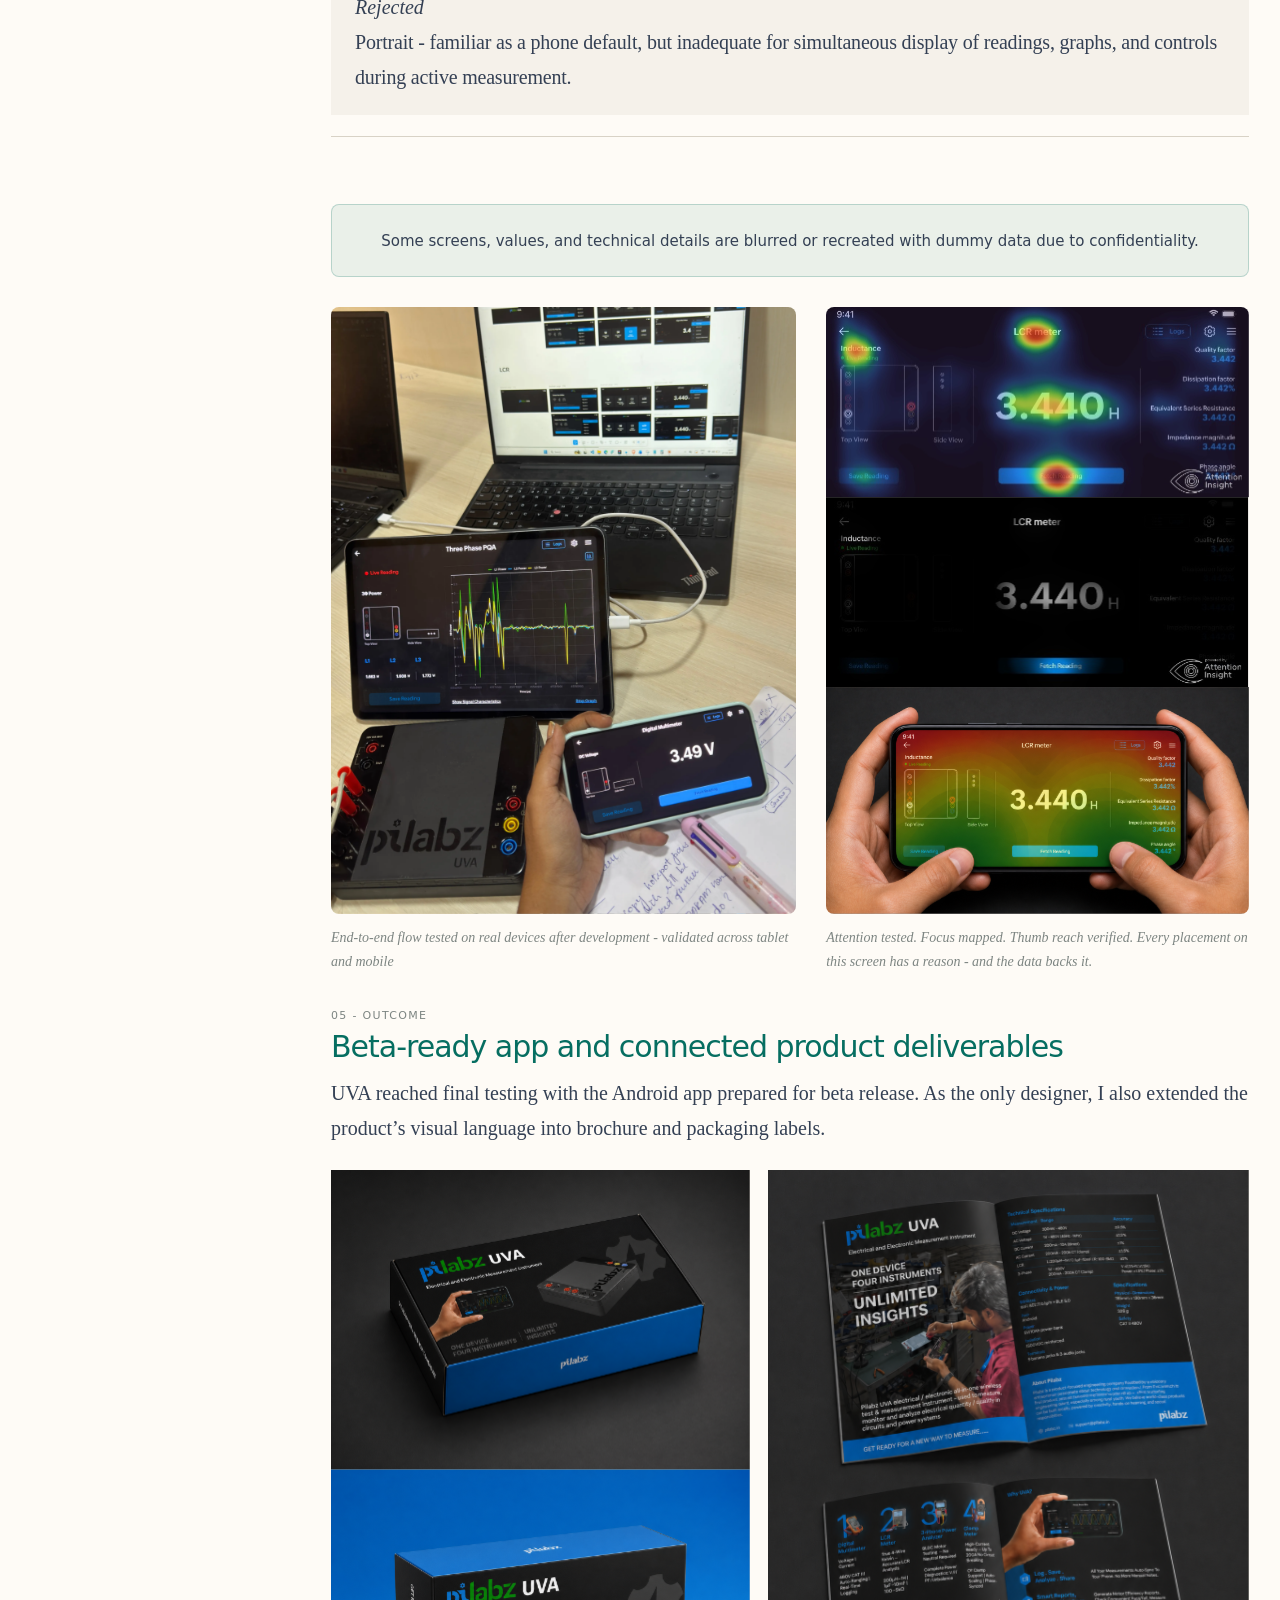
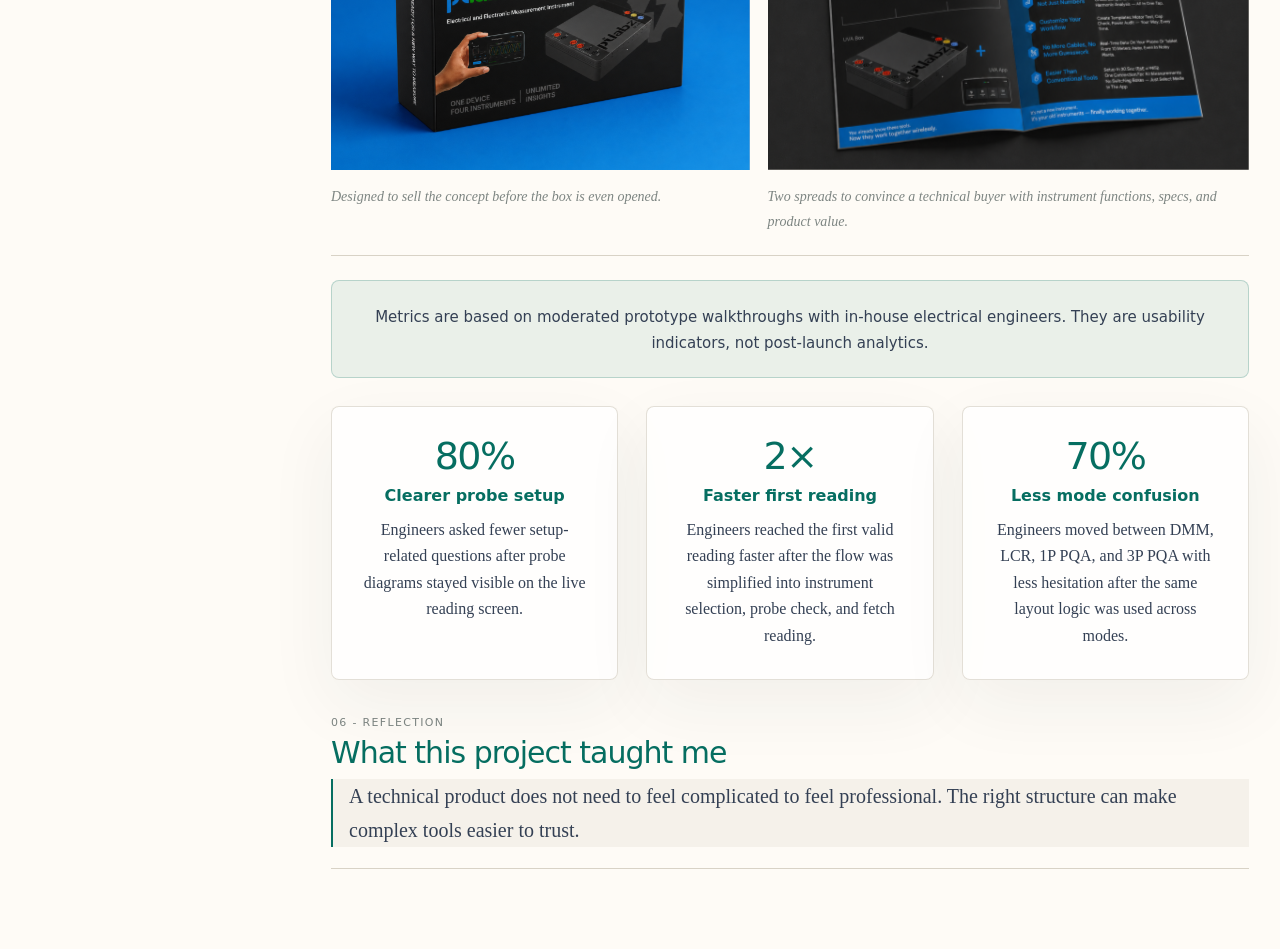
<file: uva.html>
<!doctype html>
<html lang="en">
  <head>
    <meta charset="UTF-8" />
    <meta name="viewport" content="width=device-width, initial-scale=1.0" />
    <title>UVA</title>
    <link rel="icon" type="image/svg+xml" href="assets/favicon.svg?v=2">
    <link rel="shortcut icon" href="assets/favicon.svg?v=2">
    <link rel="preconnect" href="https://fonts.googleapis.com" />
    <link rel="preconnect" href="https://fonts.gstatic.com" crossorigin />
    <link
      href="https://fonts.googleapis.com/css2?family=DM+Sans:wght@400;500;600;700&family=Source+Serif+4:wght@500&family=Syne:wght@500;600;700&display=swap"
      rel="stylesheet"
    />
    <link rel="stylesheet" href="styles2.css" />
  </head>
  <body>
    <div class="custom-cursor" id="customCursor"></div>
    <!-- MAIN NAV -->
<nav id="nav">
  <a href="index.html" class="nav-logo">
    <img src="assets\beeulah-logo.svg" alt="logo" />
  </a>

  <ul class="nav-links">
    <li><a href="index.html#works" class="nav-link active">Selected Work</a></li>
    <li><a href="index.html#career" class="nav-link">Experience</a></li>
    <li><a href="index.html#about" class="nav-link">About</a></li>
    <li><a href="index.html#contact" class="nav-link">Contact</a></li>
    <li><a href="assets/BeeulahDesigner Resume.pdf" target="_blank" rel="noopener noreferrer" class="nav-resume"> Resume</a></li>
  </ul>

  <button class="nav-hamburger" id="navHamburger">
    <span></span>
    <span></span>
    <span></span>
  </button>
</nav>

<div class="nav-overlay" id="navOverlay"></div>

<div class="nav-drawer" id="navDrawer">
  <button class="nav-drawer-close" id="navDrawerClose">✕</button>

  <ul class="nav-drawer-links">
    <li><a href="index.html#works">Selected Work</a></li>
    <li><a href="index.html#career">Experience</a></li>
    <li><a href="index.html#about">About</a></li>
    <li><a href="index.html#contact">Contact</a></li>
    <li><a href="assets/BeeulahDesigner Resume.pdf" target="_blank" rel="noopener noreferrer" class="nav-resume"> Resume</a></li>
  </ul>
</div>

    <aside class="case-toc" aria-label="On this page">
  <div class="case-toc-header">
    <h3 class="case-toc-project">UVA</h3>
    <p class="case-toc-title">On this page</p>
  </div>

  <nav class="case-toc-nav">
    <a class="case-toc-link is-active" href="#overview">Overview</a>
    <a class="case-toc-link" href="#problem">Problem</a>
    <a class="case-toc-link" href="#research">Solution</a>

    <!-- <div class="case-toc-sub">
      <a class="case-toc-link case-toc-child" href="#process">Design Decision</a>
      <a class="case-toc-link case-toc-child" href="#prototype">prototype</a>
    </div> -->

    <a class="case-toc-link" href="#redesign">Design Decisions</a>
    <a class="case-toc-link" href="#physical">Outcome & Reflection</a>
    
  </nav>
</aside>
    <main class="case-study uva-case">
      

      <header class="hero shell" id="overview">
  <p class="eyebrow">
    <span></span>
    End-to-end product design · Android app · Instrumentation
  </p>

  <h1>UVA</h1>

  <p class="lede">
    UVA is a wireless electrical measurement instrument that combines DMM, LCR,
    1-phase PQA, and 3-phase PQA into one device. Instead of placing the screen on
    the hardware, UVA moves the measurement interface to an Android phone or tablet.
  </p>

  <p class="lede">
    As the only designer on the product, I owned the core app experience from research
    to final UI, and also extended the design language into supporting deliverables like
    brochure and packaging labels for beta release.
  </p>

  <figure class="case-hero-image">
    <img
      src="assets\uva\hero-img.svg"
      alt="UVA wireless electrical measurement app and device"
    />
  </figure>

  <dl class="project-meta">
    <div>
      <dt>Role</dt>
      <dd>
        UI/UX Designer
        <span class="role-subtext">Sole designer · Research to handoff</span>
      </dd>
    </div>

    <div>
      <dt>Deliverables</dt>
      <dd>Research · App UI · Supporting collaterals</dd>
    </div>

    <div>
      <dt>Platform</dt>
      <dd>Android · Landscape · Dark theme</dd>
    </div>

    <div>
      <dt>Status</dt>
      <dd>Final testing · Beta release upcoming</dd>
    </div>
  </dl>
</header>

      <section class="section shell" id="overview-content">
        <p class="section-kicker">01 - Overview</p>
        <h2>One device. Four instruments. One app experience.</h2>
        <p>
          UVA brought four electrical measurement tools into one wireless product. Each instrument had different readings, parameters, graphs, connection needs, and save behaviours.
          The challenge was to make the app feel like one unified product, not four different apps placed inside one interface.
        </p>
      </section>

      <section class="section shell" id="problem">
  <p class="section-kicker">02 - Problem</p>

  <h2>Complex measurement workflows on a small mobile screen</h2>

  <p>
    Traditional measurement instruments usually have built-in screens and physical controls.
    UVA removed the screen from the hardware and shifted the interaction to a mobile device.
  </p>

  <p>That created three UX problems:</p>

  <div class="problem-table">
    <div class="problem-table-head">Problem</div>
    <div class="problem-table-head">Why it mattered</div>

    <div>Four instruments had different workflows</div>
    <div>Users should not relearn the app every time they switch modes</div>

    <div>Wrong probe setup could lead to no reading or wrong readings</div>
    <div>Users needed guidance before and during measurement</div>

    <div>Landscape keyboard could cover live data</div>
    <div>Active measurement should not be interrupted by typing</div>
  </div>
</section>

      <section class="section shell" id="research">
        <p class="section-kicker">03 - Solution</p>
        <h2>A consistent measurement system for every instrument</h2>
        <p>
          I designed a shared app structure that worked across all four instruments:
        </p>
        <div class="solution-flow" aria-label="UVA app measurement flow">
  <div class="flow-step">Connect<br />device</div>
  <div class="flow-step">Select<br />instrument</div>
  <div class="flow-step">Confirm<br />probe setup</div>
  <div class="flow-step">View<br />reading</div>
  <div class="flow-step">Save<br />value</div>
  <div class="flow-step">Review<br />logs</div>
</div>
        <p>
          The content changed based on the selected instrument, but the layout logic stayed consistent.
        </p>
        
    <section class="media-strip shell" id="process">
        <div class="wide-composite rebrand">
          <div>
            <img src="assets\uva\sketches.svg" alt="UVA early sketches" />
            <p class="caption">First scribbles on paper - instruments, layouts, and reading hierarchies.</p>
          </div>
          <div class="stacked-ui">
  <img src="assets\uva\uva-combined.svg" alt="UVA app interface screens" />
  <!-- <p class="caption">Full rebrand from Karuvi to Pilabz - every screen updated from tokens.</p> -->
</div>
        </div>
      </section>    
      </section>

      <section class="section shell" id="redesign">
  <p class="section-kicker">04 - Design decisions</p>
  <h2>Critical decisions behind the measurement experience</h2>

  <div class="choice-list">
    <article class="choice-card">
      <div class="choice-body">
        <span class="dot"></span>
        <div>
          <h3>Designed for physical-task attention, not desk attention</h3>

          <p>
            The interface was designed for users who are working around real electrical equipment, not calmly analysing a dashboard at a desk.
          </p>

          <p>
            That changed the priorities: the primary reading had to stay dominant, actions had to be reachable, and supporting values had to remain visible without forcing close inspection. The UI needed to support divided attention between the device, probes, equipment, and screen.
          </p>
        </div>
      </div>

      <div class="choice-note muted">
        <b>Rejected</b>
        <p>
          A dense engineering interface optimised for someone sitting still and reading every value carefully.
        </p>
      </div>
    </article>

    <article class="choice-card">
      <div class="choice-body">
        <span class="dot"></span>
        <div>
          <h3>Designed the app as an extension of the instrument</h3>

          <p>
            The app was not treated as a companion dashboard. It functioned as the active interface of the measurement device.
          </p>

          <p>
            That meant the UI had to behave with the same discipline as physical instrumentation: predictable zones, minimal interruption, clear state, large readings, and immediate access to measurement actions.
          </p>
        </div>
      </div>

      <div class="choice-note muted">
        <b>Rejected</b>
        <p>
          A generic mobile app structure that treated measurement as content instead of an active instrument workflow.
        </p>
      </div>
    </article>

    <article class="choice-card">
      <div class="choice-body">
        <span class="dot"></span>
        <div>
          <h3>Built one operating model across four instruments</h3>

          <p>
            UVA combined multiple instrument behaviours into one product experience. The challenge was not only displaying different readings, but making each instrument feel learnable through the same mental model.
          </p>

          <p>
            Probe guidance, primary value, secondary values, graph area, logs, and actions stayed in predictable zones. This allowed users to switch between instruments without relearning the screen each time.
          </p>
        </div>
      </div>

      <div class="choice-note muted">
        <b>Rejected</b>
        <p>
          Designing each instrument as a separate interface, which may fit the data better individually but increases learning effort across the product.
        </p>
      </div>
    </article>

    <article class="choice-card">
      <div class="choice-body">
        <span class="dot"></span>
        <div>
          <h3>Removed input friction during live measurement</h3>

          <p>
            Free-text input was avoided during active sessions because the keyboard would compete with the most important content on a landscape screen: the live reading.
          </p>

          <p>
            Instead, the interaction model was designed around taps, presets, mode selection, and clear actions. This kept the interface usable while the user was holding probes, checking connections, or standing near equipment.
          </p>
        </div>
      </div>

      <div class="choice-note muted">
        <b>Rejected</b>
        <p>
          Form-heavy flows that required typing during measurement and interrupted the user’s physical workflow.
        </p>
      </div>
    </article>

    <article class="choice-card">
  <div class="choice-body">
    <span class="dot"></span>
    <div>
      <h3>Landscape over portrait - tested, not assumed</h3>

      <p>
        Both orientations were prototyped and tested with the same instrument flows.
        Portrait created cramped reading conditions - primary value, secondary data,
        graph, and actions could not coexist at a usable scale without scrolling during
        live measurement.
      </p>

      <p>
        Landscape established clear horizontal zones and matched how engineers physically
        hold a device near equipment: two-handed, horizontal, with attention split between
        the screen and the instrument.
      </p>

      <p>
        After A/B testing both orientations with target users, landscape was confirmed
        across all four modes.
      </p>
    </div>
  </div>

  <div class="choice-note muted">
    <b>Rejected</b>
    <p>
      Portrait - familiar as a phone default, but inadequate for simultaneous display of
      readings, graphs, and controls during active measurement.
    </p>
  </div>
</article>
  </div>
</section>

      <section class="image-pair shell" id="prototype">
  <div class="evolution-box image-pair-note">
    <p>
      Some screens, values, and technical details are blurred or recreated with dummy data due to confidentiality.
    </p>
  </div>

  <figure>
    <img src="assets\uva\hero-device.svg" alt="UVA prototype tested on real devices" />
    <figcaption>
      End-to-end flow tested on real devices after development - validated across tablet and mobile
    </figcaption>
  </figure>

  <figure>
    <img src="assets\uva\thermal-test.svg" alt="UVA attention and thumb reach testing screens" />
    <figcaption>
      Attention tested. Focus mapped. Thumb reach verified. Every placement on this screen has a reason - and the data backs it.
    </figcaption>
  </figure>
</section>

      <section class="section shell" id="physical">
  <p class="section-kicker">05 - Outcome</p>
  <h2>Beta-ready app and connected product deliverables</h2>

  <p>
    UVA reached final testing with the Android app prepared for beta release.
    As the only designer, I also extended the product’s visual language into brochure and packaging labels.
  </p>

  <div class="physical-grid uva-packaging-grid">
  <figure class="uva-packaging-card">
    <img
      src="assets\uva\uvapackagecombined.svg"
      alt="UVA package front and angled view"
    />
    <figcaption class="caption">
      Designed to sell the concept before the box is even opened.
    </figcaption>
  </figure>

  <figure class="uva-packaging-card">
    <img
      src="assets\uva\brochure.svg"
      alt="UVA brochure spread"
    />
    <figcaption class="caption">
      Two spreads to convince a technical buyer with instrument functions, specs, and product value.
    </figcaption>
  </figure>
</div>
</section>

<section class="impact-metrics shell">
  <div class="evolution-box metrics-note">
    <p>
      Metrics are based on moderated prototype walkthroughs with in-house electrical engineers.
      They are usability indicators, not post-launch analytics.
    </p>
  </div>

  <div class="metrics-grid">
    <article class="metric-card">
      <p class="metric-value">80%</p>
      <h3>Clearer probe setup</h3>
      <p>
        Engineers asked fewer setup-related questions after probe diagrams stayed visible on the live reading screen.
      </p>
    </article>

    <article class="metric-card metric-card-featured">
      <p class="metric-value">2×</p>
      <h3>Faster first reading</h3>
      <p>
        Engineers reached the first valid reading faster after the flow was simplified into instrument selection, probe check, and fetch reading.
      </p>
    </article>

    <article class="metric-card">
      <p class="metric-value">70%</p>
      <h3>Less mode confusion</h3>
      <p>
        Engineers moved between DMM, LCR, 1P PQA, and 3P PQA with less hesitation after the same layout logic was used across modes.
      </p>
    </article>
  </div>
</section>
    

      <section class="section shell reflection" id="reflection">
        <p class="section-kicker">06 - Reflection</p>
        <h2>What this project <strong>taught me</strong></h2>
        <div class="quote-block">
          <p>
            A technical product does not need to feel complicated to feel professional. The right structure can make complex tools easier to trust.
          </p>
        </div>
      </section>
    </main>
    <script>
  const caseTocLinks = document.querySelectorAll(".case-toc-link");
  const caseTocSections = document.querySelectorAll(
    "#overview, #problem, #research, #process, #prototype, #redesign, #physical, #reflection"
  );

  function setCaseTocActive(id) {
    caseTocLinks.forEach((link) => {
      link.classList.toggle("is-active", link.getAttribute("href") === `#${id}`);
    });
  }

  const caseTocObserver = new IntersectionObserver(
    (entries) => {
      entries.forEach((entry) => {
        if (entry.isIntersecting) {
          setCaseTocActive(entry.target.id);
        }
      });
    },
    {
      root: null,
      rootMargin: "-35% 0px -55% 0px",
      threshold: 0
    }
  );

  caseTocSections.forEach((section) => {
    caseTocObserver.observe(section);
  });
</script>

<script>
  const mainNav = document.getElementById("nav");

  window.addEventListener(
    "scroll",
    () => mainNav.classList.toggle("scrolled", scrollY > 8),
    { passive: true }
  );

  const hamburger = document.getElementById("navHamburger");
  const drawer = document.getElementById("navDrawer");
  const overlay = document.getElementById("navOverlay");
  const closeBtn = document.getElementById("navDrawerClose");

  function openDrawer() {
    drawer.classList.add("open");
    overlay.classList.add("open");
    hamburger.classList.add("active");
  }

  function closeDrawer() {
    drawer.classList.remove("open");
    overlay.classList.remove("open");
    hamburger.classList.remove("active");
  }

  hamburger.addEventListener("click", openDrawer);
  closeBtn.addEventListener("click", closeDrawer);
  overlay.addEventListener("click", closeDrawer);
</script>
<script>
  const customCursor = document.getElementById("customCursor");

  if (customCursor) {
    window.addEventListener("mousemove", (e) => {
      customCursor.style.left = `${e.clientX}px`;
      customCursor.style.top = `${e.clientY}px`;
    });

    const hoverTargets = document.querySelectorAll(
      "a, button, .case-toc-link, .nav-resume"
    );

    hoverTargets.forEach((target) => {
      target.addEventListener("mouseenter", () => {
        customCursor.classList.add("is-hovering");
      });

      target.addEventListener("mouseleave", () => {
        customCursor.classList.remove("is-hovering");
      });
    });

    document.addEventListener("mouseleave", () => {
      customCursor.classList.add("is-hidden");
    });

    document.addEventListener("mouseenter", () => {
      customCursor.classList.remove("is-hidden");
    });
  }
</script>
  </body>
</html>
</file>
<file: styles2.css>
:root {
  --bg: #FEFBF6;
  --panel: #FCFAF4;
  --panel-2: #F2EDE4;
  --line: #D8D2C6;
  --muted-line:rgba(31, 43, 51, 0.12);
  --text: #17332F;
  --body: #344054;
  --muted: #7D8582;
  --accent: #066E61;
  --accent-soft: #E6F1EC;
  --accent-dark: #07594B;

  --dashboard-blue: #6F8791;
  --font-head: "Host Grotesk", system-ui, sans-serif;
  --font-body: Georgia, "Times New Roman", serif;
}

* {
  box-sizing: border-box;
}

body {
  margin: 0;
  background: var(--bg);
  color: var(--body);
  font-family: var(--font-body);
  font-size: 20px;
  line-height: 1.75;
  letter-spacing: 0;
}

img {
  display: block;
  max-width: 100%;
}

.case-study {
  min-height: 100vh;
  padding: 40px 20px 80px;
}

.shell {
  width: min(918px, 100%);
  margin: 0 auto;
}

/* MAIN NAV FOR CASE STUDY PAGES */
nav#nav {
  position: fixed;
  inset: 0 0 auto 0;
  z-index: 200;
  display: flex;
  align-items: center;
  justify-content: space-between;
  padding: 0 60px;
  height: 64px;
  background: rgba(254, 251, 246, 0.95);
  backdrop-filter: blur(14px);
  border-bottom: 1px solid transparent;
  transition: border-color 0.3s;
}

nav#nav.scrolled {
  border-color: var(--line);
}

.nav-logo img {
  height: 38px;
  width: auto;
  display: block;
}

.nav-links {
  display: flex;
  align-items: center;
  justify-content: flex-end;
  gap: 40px;
  list-style: none;
  margin-left: auto;
}

.nav-links a {
  text-decoration: none;
  font-family: var(--font-head);
  font-size: 14px;
  font-weight: 500;
  color: var(--body);
  transition: color 0.2s;
}

.nav-links a:hover,
.nav-links a.active {
  color: var(--accent);
}

.nav-resume {
  background: var(--accent) !important;
  color: #fff !important;
  padding: 9px 22px;
  border-radius: 100px;
  font-weight: 600 !important;
}

.nav-hamburger {
  display: none;
  width: 40px;
  height: 40px;
  border: none;
  background: transparent;
  flex-direction: column;
  justify-content: center;
  gap: 5px;
  cursor: pointer;
  z-index: 1001;
}

.nav-hamburger span {
  width: 24px;
  height: 2px;
  background: #111;
  transition: 0.3s ease;
}

.nav-hamburger.active span:nth-child(1) {
  transform: translateY(7px) rotate(45deg);
}

.nav-hamburger.active span:nth-child(2) {
  opacity: 0;
}

.nav-hamburger.active span:nth-child(3) {
  transform: translateY(-7px) rotate(-45deg);
}

.nav-overlay {
  position: fixed;
  inset: 0;
  background: rgba(0, 0, 0, 0.4);
  opacity: 0;
  pointer-events: none;
  transition: 0.3s ease;
  z-index: 999;
}

.nav-overlay.open {
  opacity: 1;
  pointer-events: auto;
}

.nav-drawer {
  position: fixed;
  top: 0;
  right: -300px;
  width: 300px;
  height: 100vh;
  background: var(--bg);
  padding: 80px 30px;
  transition: 0.35s ease;
  z-index: 1000;
}

.nav-drawer.open {
  right: 0;
}

.nav-drawer-close {
  position: absolute;
  top: 20px;
  right: 20px;
  border: none;
  background: none;
  font-size: 24px;
  cursor: pointer;
}

.nav-drawer-links {
  list-style: none;
  display: flex;
  flex-direction: column;
  gap: 20px;
}

.nav-drawer-links a {
  text-decoration: none;
  color: #111;
  font-family: var(--font-head);
  font-size: 18px;
  font-weight: 600;
}

@media (max-width: 768px) {
  nav#nav {
    padding: 0 20px;
  }

  .nav-links {
    display: none;
  }

  .nav-hamburger {
    display: flex;
  }
}

.page-nav {
  position: sticky;
  top: 0;
  z-index: 10;
  display: flex;
  gap: 8px;
  align-items: center;
  margin-bottom: 20px;
  padding: 10px 0;
  background: rgba(6, 110, 97, 0.24);
  backdrop-filter: blur(14px);
}

.page-nav a {
  border: 1px solid var(--line);
  border-radius: 5px;
  padding: 8px 12px;
  color: var(--muted);
  font-family: var(--font-head);
  font-size: 12px;
  font-weight: 600;
  text-decoration: none;
}

.page-nav a:hover,
.page-nav a.active {
  border-color: rgba(6, 110, 97, 0.24);
  color: var(--accent);
  background: rgba(6, 110, 97, 0.08);
}

.hero {
  border-bottom: 1px solid var(--line);
  padding: 48px 0 41px;
}

.eyebrow {
  display: flex;
  align-items: center;
  gap: 8px;
  margin: 0 0 11px;
  color: var(--accent);
  font-size: 15px;
  line-height: 1.7;
}

.eyebrow span {
  width: 18px;
  height: 1px;
  background: var(--accent);
}

h1,
h2,
h3,
p,
dl {
  margin: 0;
}

h1,
h2,
h3 {
  color: var(--accent);
  font-family: var(--font-head);
  font-weight: 500;
  line-height: 1.1;
  letter-spacing: -1px;
}

h1 {
  font-size: clamp(34px, 5vw, 52px);
  font-weight: 600;
  line-height: 1.11;
}

.lede {
  max-width: 910px;
  margin-top: 12px;
  padding-bottom: 21px;
  color: #344054;
  font-family: var(--font-body);
  font-size: 20px;
  line-height: 1.75;
  letter-spacing: 0;
}

.project-meta {
  display: grid;
  grid-template-columns: repeat(2, minmax(0, 1fr));
  overflow: hidden;
  border: 1px solid var(--line);
  border-radius: 8px;
}

.project-meta div {
  min-height: 70px;
  padding: 12px 20px;
  border-right: 1px solid var(--muted-line);
  border-bottom: 1px solid var(--muted-line);
}

.project-meta div:nth-child(2n) {
  border-right: 0;
}

.project-meta div:nth-last-child(-n + 2) {
  border-bottom: 0;
}

.role-subtext {
  display: block;
  margin-top: 2px;
  color: var(--accent);
  font-family: var(--font-head);
  font-size: 13px;
  font-weight: 500;
  line-height: 1.4;
  letter-spacing: 0;
}

dt,
.section-kicker {
  color: var(--muted);
  font-family: var(--font-head);
  font-size: 11px;
  font-weight: 500;
  letter-spacing: 1.32px;
  line-height: 1.2;
  text-transform: uppercase;
}

dd {
  margin: 5px 0 0;
  color: var(--body);
  font-family: var(--font-head);
  font-size: 20px;
  font-weight: 500;
  line-height: 1.4;
  letter-spacing: -0.2px;
}

.section {
  border-bottom: 1px solid var(--line);
  padding: 36px 0 21px;
}

.section h2,
.impact h2 {
  margin-top: 7px;
  font-size: 30px;
  font-weight: 500;
  color: var(--accent);
  letter-spacing: -1px;
  line-height: 1.1;
}

h2 strong {
  color: inherit;
  font-family: inherit;
  font-weight: inherit;
}

.section > p:not(.section-kicker) {
  margin-top: 13px;
  color: #344054;
  font-family: var(--font-body);
  font-size: 20px;
  line-height: 1.75;
  letter-spacing: 0;
  
}

.section > p + p {
  margin-top: 18px;
}

.dashboard-shell {
  margin-top: 45px;
  border-radius: 8px;
  background: transparent;
  border: none;
  box-shadow: none;
  padding: 0;
  overflow: hidden;
}

.dashboard-preview-img {
  width: 100%;
  height: auto;
  display: block;
  border-radius: 8px;
  object-fit: contain;
  object-position: center;
}

.choice-list {
  display: grid;
  gap: 0;
  margin-top: 18px;
}

.choice-card {
  overflow: hidden;
  border: none;
  border-radius: 0;
  background: transparent;
}

.choice-card + .choice-card {
  margin-top: 36px;
}

.choice-body {
  display: block;
  padding: 0;
}

/* .choice-bullet
.choice-num
.choice-body {
  display: grid;
} */
.dot {
  display: none;
}

.choice-card h3 {
  font-family: var(--font-head);
  font-size: 24px;
  font-weight: 500;
  line-height: 1.1;
  letter-spacing: -1px;
  color: var(--accent);
  margin-bottom: 10px;
}

.choice-card p {
  margin-top: 16px;
  color: #344054;
  font-family: Georgia, "Times New Roman", serif;
  font-size: 20px;
  line-height: 1.75;
  letter-spacing: -0.2px;
}

.choice-num {
  font-family: var(--font-head);
  font-size: 22px;
  font-weight: 700;
  line-height: 1.2;
  color: #006E61;
  margin-right: 12px;
}

.choice-title-row {
  display: flex;
  align-items: baseline;
  gap: 10px;
  margin-bottom: 12px;
}

.choice-title-row h3 {
  margin: 0;
}

.choice-note {
  display: block;
  margin-top: 16px;
  padding: 18px 24px 20px;
  border-top: none;
  background: rgba(242, 237, 228, 0.65);
}

.choice-note b {
  display: block;
  border: none;
  background: transparent;
  padding: 0;
  color: #344054;
  font-family: Georgia, "Times New Roman", serif;
  font-size: 20px;
  font-style: italic;
  font-weight: 400;
  line-height: 1.4;
}

.choice-note p {
  margin-top: 4px;
  color: #344054;
  font-family: Georgia, "Times New Roman", serif;
  font-size: 20px;
  line-height: 1.75;
  letter-spacing: -0.2px;
}

.choice-num,
.decision-num {
  display: block;
  color: var(--accent);
  font-family: var(--font-head);
  font-size: 22px;
  font-weight: 600;
  margin-bottom: 10px;
}

.choice-note.accent b {
  color: #344054;
  background: transparent;
  border: none;
}

.impact {
  display: grid;
  grid-template-columns: minmax(0, 1fr) 466px;
  gap: 30px;
  align-items: stretch;
  padding-top: 36px;
}

.impact > div {
  display: flex;
  flex-direction: column;
}

.impact-copy {
  flex: 1;
  margin-top: 18px;
  border: 0.5px solid rgba(6, 110, 97, 0.22);
  border-radius: 8px;
  background: rgba(6, 110, 97, 0.08);
  padding: 20px 24px;
  color: var(--body);
  font-size: 20px;
  line-height: 1.75;
}

.photo-card,
.wide-photo {
  overflow: hidden;
  border-radius: 8px;
  background: transparent;
  border: none;
  box-shadow: none;
}

.photo-card {
  height: 100%;
  min-height: 100%;
  margin: 0;
  overflow: hidden;
  border-radius: 8px;
  background: transparent;
  border: none;
  box-shadow: none;
}

.photo-card img {
  width: 100%;
  height: 100%;
  display: block;
  object-fit: cover;
  object-position: center;
}

.wide-photo {
  margin-top: 26px;
  overflow: hidden;
  border-radius: 8px;
}

.wide-photo img {
  width: 100%;
  height: auto;
  display: block;
  object-fit: contain;
}

.reflection {
  margin-top: 0;
}

.quote-block {
  margin-top: 10px;
  border-left: 2px solid var(--accent);
  background: rgba(242, 237, 228, 0.65);
  padding: 0 16px;
}

.quote-block p {
  color: var(--body);
  font-size: 20px;
  line-height: 1.7;
}

.quote-block p + p {
  margin-top: 28px;
}

.image-pair {
  display: grid;
  grid-template-columns: repeat(2, minmax(0, 1fr));
  gap: 38px;
  align-items: end;
  padding-top: 45px;
}

.image-pair figure,
.media-strip figure {
  margin: 0;
}

.image-pair img {
  width: 100%;
  border-radius: 8px;
}

.ux-grid {
  display: grid;
  grid-template-columns: repeat(2, minmax(0, 1fr));
  gap: 10px;
  margin-top: 18px;
}

.ux-card,
.process-grid article {
  border: 1px solid var(--line);
  border-radius: 8px;
  background: var(--panel-2);
  padding: 17px 19px;
}

.ux-card b,
.process-grid b {
  display: block;
  margin-bottom: 8px;
  color: var(--accent);
  font-family: var(--font-head);
  font-size: 10px;
  letter-spacing: 1px;
}

.ux-card h3 {
  font-size: 13px;
  font-weight: 600;
}

.ux-card p {
  margin-top: 8px;
  color: var(--body);
  font-size: 12px;
  line-height: 1.75;
}

.evolution-box {
  margin-top: 22px;
  border: 1px solid rgba(6, 110, 97, 0.22);
  border-radius: 8px;
  background: rgba(6, 110, 97, 0.08);
  padding: 24px 25px 21px;
  
}

.evolution-box > p:not(.section-kicker) {
  /* margin-top: 12px; */
  color: var(--body);
  font-family: var(--font-head);
  font-size: 15px;
  line-height: 1.7;
  text-align: center;


}

.flow-pills {
  display: flex;
  flex-wrap: wrap;
  gap: 10px;
  align-items: center;
  margin-top: 14px;
}

.flow-pills span,
.flow-pills strong {
  border: 1px solid var(--muted);
  border-radius: 5px;
  padding: 8px 15px;
  background: var(--panel-2);
  color: var(--text);
  font-family: var(--font-head);
  font-size: 12px;
  font-weight: 600;
}

.flow-pills strong {
  border-color: rgba(6, 110, 97, 0.22);;
  color: var(--accent);
  background: rgba(6, 110, 97, 0.08);
}

.flow-pills i {
  color: var(--muted);
  font-style: normal;
}

.media-strip {
  margin-top: 26px;
}

.wide-composite {
  display: grid;
  grid-template-columns: 0.62fr 1fr;
  overflow: hidden;
  border-radius: 8px;
}

.wide-composite.two-one {
  grid-template-columns: 0.58fr 1fr;
}

.wide-composite img {
  width: 100%;
  height: 431px;
  object-fit: cover;
}

.caption {
  margin-top: 10px;
  color: var(--muted);
  font-size: 14px;
  font-style: italic;
  font-weight: 500;
  line-height: 1.8;
}

.process-grid {
  display: grid;
  grid-template-columns: repeat(5, minmax(0, 1fr));
  overflow: hidden;
  margin-top: 18px;
  border: 1px solid var(--line); 
  border-radius: 8px;
}

.process-grid article {
  border: 0;
  border-right: 1px solid var(--line);
  border-radius: 0;
  background: var(--panel);
  padding: 14px 16px;
}

.process-grid article:last-child {
  border-right: 0;
}

.process-grid strong,
.process-grid span {
  display: block;
}

.process-grid strong {
  color: var(--accent);
  font-family: var(--font-head);
  font-size: 12px;
  font-weight: 600;
  line-height: 1.75;
}

.process-grid span {
  margin-top: 2px;
  color: #7a7670;
  font-size: 11px;
  line-height: 1.4;
}

.compact-choice .choice-body {
  padding: 17px 19px;
}

.physical-grid {
  display: grid;
  grid-template-columns: 0.82fr 1fr;
  gap: 14px;
  margin-top: 20px;
  overflow: hidden;
}

.physical-grid img {
  width: 100%;
  height: 240px;
  object-fit: cover;
  object-position: center;
}

.physical-grid div:first-child img {
  aspect-ratio: 4 / 3;
}

.physical-grid div:first-child img + img {
  margin-top: 10px;
}

.physical-grid div:last-child img {
  width: 100%;
  height: 490px;
  object-fit: cover;
  object-position: center;
}

.wide-composite.rebrand {
  grid-template-columns: 1.58fr 1fr;
  gap: 16px;
  overflow: visible;
}

.wide-composite.rebrand img {
  border-radius: 8px;
}

.stacked-ui {
  display: grid;
  gap: 0;
  overflow: hidden;
  border-radius: 8px;
  background: #f4f4f4;
  padding: 5px 25px 0;
}

.stacked-ui img {
  height: auto;
  object-fit: contain;
}

html {
  scroll-padding-top: 90px;
}

.case-toc {
  position: fixed;
  top: 96px;
  left: 26px;
  width: 270px;
  z-index: 40;

  background: rgba(252, 250, 244, 0.78);
  border: 1px solid rgba(216, 210, 198, 0.72);
  border-radius: 22px;
  padding: 24px;

  box-shadow:
    0 24px 70px rgba(31, 43, 51, 0.08),
    inset 0 1px 0 rgba(255, 255, 255, 0.65);

  backdrop-filter: blur(18px);
}

.case-toc-header {
  padding-bottom: 18px;
  margin-bottom: 16px;
  border-bottom: 1px solid rgba(216, 210, 198, 0.75);
}

.case-toc-project {
  margin: 0 0 8px;
  color: var(--accent);
  font-family: var(--font-head);
  font-size: 22px;
  font-weight: 600;
  line-height: 1.1;
  letter-spacing: -0.04em;
}
.case-toc-title {
  margin: 0;
  color: var(--muted);
  font-family: var(--font-head);
  font-size: 11px;
  font-weight: 600;
  letter-spacing: 0.14em;
  line-height: 1.2;
  text-transform: uppercase;
}


.case-toc-nav {
  display: flex;
  flex-direction: column;
  gap: 5px;
}

.case-toc-link {
  position: relative;
  display: block;
  padding: 10px 14px 10px 30px;
  border-radius: 12px;

  color: #506461;
  font-family: var(--font-head);
  font-size: 15px;
  font-weight: 600;
  line-height: 1.2;
  text-decoration: none;

  transition:
    background 0.22s ease,
    color 0.22s ease,
    transform 0.22s ease;
}

.case-toc-link::before {
  content: "";
  position: absolute;
  left: 13px;
  top: 50%;

  width: 6px;
  height: 6px;
  border-radius: 50%;

  background: rgba(80, 100, 97, 0.35);
  transform: translateY(-50%);
  transition:
    background 0.22s ease,
    transform 0.22s ease;
}

.case-toc-link:hover {
  color: var(--accent);
  background: rgba(6, 110, 97, 0.055);
  transform: translateX(2px);
}

.case-toc-link:hover::before {
  background: var(--accent);
}

.case-toc-link.is-active {
  color: var(--accent);
  background: rgba(6, 110, 97, 0.09);
}

.case-toc-link.is-active::before {
  background: var(--accent);
  transform: translateY(-50%) scale(1.25);
}

.case-toc-sub {
  margin: 4px 0 8px 30px;
  padding-left: 16px;
  border-left: 1px solid rgba(6, 110, 97, 0.14);
}

.case-toc-child {
  padding-left: 18px;
  font-size: 13px;
  font-weight: 500;
  color: #6B7A84;
}

.case-toc-child::before {
  display: none;
}

.problem-table {
  display: grid;
  grid-template-columns: 1fr 1fr;
  gap: 0 56px;
  margin-top: 20px;
}

.problem-table div {
  font-size: 20px;
  line-height: 1.65;
  color: var(--body);
  padding: 10px 0;
}

.problem-table-head {
  font-family: var(--font-head);
  font-size: 18px;
  font-weight: 500;
  color: var(--accent); 
  margin-bottom: 12px;
}

.solution-flow {
  display: grid;
  grid-template-columns: repeat(6, 1fr);
  gap: 28px;
  margin: 28px 0 34px;
}

.flow-step {
  position: relative;
  min-height: 48px;
  border: 1px solid #344054;
  border-radius: 4px;
  padding: 8px 12px;
  display: grid;
  place-items: center;
  text-align: center;
  font-family: var(--font-body);
  font-size: 16px;
  line-height: 1.05;
  color: var(--body);
  background: var(--bg);
}

.flow-step:not(:last-child)::after {
  content: "→";
  position: absolute;
  top: 50%;
  right: -22px;
  transform: translateY(-50%);
  color: #344054;
  font-size: 16px;
}

.shipped-screens {
  margin-top: 26px;
  overflow: hidden;
  border-radius: 8px;
}
.wide-photo.shipped-screens img {
  width: 100%;
  height: auto;
  display: block;
  object-fit: contain;
}
.wide-photo.shipped-screens {
  width: 100%;
  margin: 26px 0 0;
  display: block;
  overflow: hidden;
  border-radius: 8px;
}

.metrics-note {
  margin-top: 24px;
  margin-bottom: 8px;
}

.section:has(.metrics-grid) {
  padding-bottom: 90px;
}

.metrics-grid-two {
  grid-template-columns: repeat(2, minmax(0, 1fr));
  gap: 28px;
}

.metrics-grid-two .metric-card {
  min-height: 230px;
  padding: 30px 30px 30px;
}

/* Heat Pump only - 2 metric cards */
.metrics-grid.metrics-grid-two {
  grid-template-columns: repeat(2, minmax(0, 1fr));
}

.metrics-grid.metrics-grid-two .metric-card {
  min-height: 220px;
  padding: 30px 30px 30px;
  display: flex;
}

@media (max-width: 900px) {
  .metrics-grid.metrics-grid-two {
    grid-template-columns: 1fr;
  }
}
/* ============================================
   ASTRA case-study additions
   Add at the bottom of styles2.css
   ============================================ */
.case-hero-image {
  width: 100%;
  margin: 28px 0;
  overflow: hidden;
  border-radius: 8px;
}

.case-hero-image img {
  width: 100%;
  height: auto;
  display: block;
  object-fit: contain;
} 

.astra-overview {
  display: grid;
  grid-template-columns: minmax(0, 1fr) 360px;
  gap: 12px 40px;
  align-items: stretch;
}

.astra-overview > .section-kicker,
.astra-overview > h2 {
  grid-column: 1 / -1;
}

.astra-overview-copy {
  grid-column: 1;
}

.astra-overview > p:not(.section-kicker) {
  grid-column: 1;
}

.astra-robot-card {
  grid-column: 2;
  margin: 0;
  height: 100%;
  overflow: hidden;
  background: #101010;
}
.astra-overview-copy p {
  color: var(--body);
  font-family: var(--font-body);
  font-size: 20px;
  line-height: 1.75;
}

.astra-overview-copy p + p {
  margin-top: 18px;
}

.astra-robot-card img {
  width: 100%;
  height: 100%;
  display: block;
  object-fit: cover;
  object-position: center;
}

.astra-flow {
  grid-template-columns: repeat(5, 1fr);
}

.astra-users-table {
  display: grid;
  grid-template-columns: 0.9fr 1.5fr;
  gap: 0 70px;
  margin-top: 22px;
}

.astra-users-table > div {
  padding: 8px 0;
  color: var(--body);
  font-size: 20px;
  line-height: 1.65;
}

.astra-users-table .table-head {
  color: var(--accent);
  font-family: var(--font-head);
  font-size: 18px;
  font-weight: 500;
}

.astra-confidential-note {
  margin-top: 0;
  text-align: center;
}

.astra-confidential-note > p:not(.section-kicker) {
  font-size: 14px;
  color: var(--accent);
}

.astra-screens-panel {
  margin: 34px 0 0;
  padding: 0px 0px;
  /* border: 1px solid rgba(6, 110, 97, 0.12); */
  /* background: var(--panel); */
}

.astra-screens-panel img {
  width: 100%;
  margin: 0 auto;
  object-fit: contain;
}

.astra-wire-grid {
  display: grid;
  grid-template-columns: repeat(2, minmax(0, 1fr));
  gap: 38px 56px;
  margin-top: 24px;
}

.astra-wire-grid article {
  min-width: 0;
}


.astra-wire-grid img {
  width: 100%;
  margin-top: 14px;
  border: 1px solid rgba(31, 43, 51, 0.15);
  background: #fff;
  object-fit: contain;
}

@media (max-width: 900px) {
  .astra-overview,
  .astra-wire-grid {
    grid-template-columns: 1fr;
  }

  /* .astra-flow {
    grid-template-columns: repeat(2, 1fr);
  } */

  .astra-screens-panel {
    padding: 24px;
  }
}

@media (max-width: 900px) {
  .astra-overview {
    gap: 24px;
  }

  .astra-robot-card img {
    min-height: auto;
  }

  .astra-users-table {
    gap: 0;
  }

  /* .astra-users-table .table-head:nth-child(2) {
    margin-top: 16px;
  } */

  .astra-screens-panel {
    padding: 16px;
  }
}

@media (max-width: 900px) {
  .solution-flow {
    grid-template-columns: 1fr;
    gap: 28px;
  }

  .flow-step {
    min-height: 56px;
    border-radius: 10px;
    font-size: 15px;
    line-height: 1.25;
  }

  .flow-step:not(:last-child)::after {
    display: block;
    content: "↓";
    position: absolute;
    top: auto;
    right: auto;
    left: 50%;
    bottom: -24px;
    transform: translateX(-50%);
    color: #344054;
    font-size: 17px;
    line-height: 1;
  }
}



@media (max-width: 760px) {
  .physical-grid img {
    height: auto;
  }
}

.image-pair {
  display: grid;
  grid-template-columns: 1.1fr 1fr;
  gap: 30px;
  align-items: start;
}
.image-pair-note {
  grid-column: 1 / -1;
  margin-bottom: 22px;
}

.image-pair figure {
  margin: 0;
}

.image-pair img {
  width: 100%;
  display: block;
  object-fit: cover;
}

.image-pair figcaption {
  margin-top: 12px;
  font-size: 14px;
  line-height: 1.7;
  font-style: italic;
  color: var(--muted);
}

.prototype-stack {
  display: grid;
  grid-template-rows: 1fr 1fr;
  gap: 0;
}

.prototype-stack img {
  width: 100%;
  height: 100%;
  object-fit: cover;
}

.image-pair {
  display: grid;
  grid-template-columns: 1.1fr 1fr;
  gap: 30px;
  align-items: stretch;
}

.image-pair-note {
  grid-column: 1 / -1;
  margin-bottom: 0;
}

.image-pair figure {
  margin: 0;
  height: 100%;
  display: flex;
  flex-direction: column;
}

.image-pair figure img {
  width: 100%;
  display: block;
}

/* Left image should stretch/zoom */
.image-pair figure:first-of-type img {
  flex: 1;
  height: 100%;
  object-fit: cover;
  object-position: center;
}

/* Right grouped image should not crop */
.image-pair figure:last-of-type img {
  height: auto;
  object-fit: contain;
}

/* Caption stays below image */
.image-pair figcaption {
  margin-top: 12px;
  font-size: 14px;
  line-height: 1.7;
  font-style: italic;
  color: var(--muted);
}

@media (max-width: 760px) {
  .image-pair {
    grid-template-columns: 1fr;
  }

  .image-pair figure:first-of-type img,
  .image-pair figure:last-of-type img {
    height: auto;
    object-fit: contain;
  }
}
.image-pair {
  display: grid;
  grid-template-columns: 1.1fr 1fr;
  gap: 30px;
  align-items: stretch;
}

.image-pair figure {
  margin: 0;
  display: flex;
  flex-direction: column;
}

/* common */
.image-pair img {
  width: 100%;
  display: block;
}

/* LEFT image: extend / zoom to match right side height */
.image-pair figure:first-child img {
  flex: 1;
  height: 100%;
  object-fit: cover;
  object-position: center;
}

/* RIGHT image: do not crop */
.image-pair figure:last-child img {
  height: auto;
  object-fit: contain;
}

/* captions */
.image-pair figcaption {
  margin-top: 12px;
  font-size: 14px;
  line-height: 1.7;
  font-style: italic;
  color: var(--muted);
}

@media (max-width: 760px) {
  .image-pair {
    grid-template-columns: 1fr;
    gap: 24px;
  }

  .image-pair figure:first-child img,
  .image-pair figure:last-child img {
    height: auto;
    object-fit: contain;
  }
}

@media (max-width: 760px) {
  .image-pair {
    grid-template-columns: 1fr;
    gap: 24px;
  }
}

@media (min-width: 1280px) {
  .case-study {
    padding-left: 320px;
  }
}

@media (max-width: 1279px) {
  .case-toc {
    display: none;
  }
}

@media (max-width: 760px) {
  .case-study {
    padding: 34px 16px 54px;
  }

  .page-nav {
    overflow-x: auto;
    margin-bottom: 10px;
  }

  .page-nav a {
    flex: 0 0 auto;
  }

  .hero {
    padding-top: 28px;
  }

  .problem-table {
  grid-template-columns: 110px minmax(0, 1fr);
  gap: 0 16px;
}

.problem-table div {
  font-size: 15px;
  line-height: 1.45;
  padding: 10px 0;
}

.problem-table-head {
  margin-bottom: 6px;
  font-size: 13px;
  font-weight: 600;
  letter-spacing: 0.04em;
  text-transform: uppercase;
}

.problem-table-head:nth-child(2) {
  margin-top: 0;
}

  .project-meta,
  .image-pair,
  .ux-grid,
  .physical-grid,
  .wide-composite,
  .wide-composite.two-one,
  .wide-composite.rebrand {
    grid-template-columns: 1fr;
  }

  .impact {
    grid-template-columns: 1fr;
    gap: 20px;
  }

   .impact > div {
    display: block;
  }

  .impact-copy {
    min-height: auto;
  }

  .photo-card {
    height: auto;
    min-height: auto;
  }

  .photo-card img {
    height: auto;
  }

  .process-grid {
    grid-template-columns: 1fr;
  }

  .process-grid article {
    border-right: 0;
    border-bottom: 1px solid var(--line);
  }

  .process-grid article:last-child {
    border-bottom: 0;
  }

  .project-meta div,
  .project-meta div:nth-last-child(-n + 2),
  .project-meta div:nth-child(2n) {
    border-right: 0;
    border-bottom: 1px solid var(--muted-line);
  }

  .project-meta div:last-child {
    border-bottom: 0;
  }

   .dashboard-preview-img {
    height: auto;
    object-fit: contain;
  }

  .dashboard-shell {
    margin-top: 28px;
    padding: 0;
  }

  .choice-note {
    grid-template-columns: 1fr;
    gap: 8px;
    padding: 16px 18px;
  }

  .wide-photo,
  .physical-grid div:last-child img,
  .wide-composite img {
    height: auto;
  }

  .wide-photo img {
    height: auto;
  }
}

/* ============================================
   IMPACT / OUTCOME METRIC CARDS
   Same-size cards, existing portfolio typography
   ============================================ */

.metrics-grid {
  position: relative;
  display: grid;
  grid-template-columns: repeat(3, minmax(0, 1fr));
  gap: 28px;
  align-items: stretch;
  margin-top: 28px;
}

.metric-card,
.metric-card-featured {
  position: relative;
  z-index: 1;
  min-height: 240px;
  border-radius: 8px;
  background: rgba(255, 255, 255, 0.72);
  border: 1px solid rgba(216, 210, 198, 0.7);
  padding: 30px 30px 30px;
  text-align: center;
  /* display: flex; */
  flex-direction: column;
  justify-content: center;
  box-shadow:
    0 24px 70px rgba(31, 43, 51, 0.06),
    inset 0 1px 0 rgba(255, 255, 255, 0.75);

  transform: none;
}

/* number */
.metric-value {
  margin: 0;
  color: var(--accent);
  font-family: var(--font-head);
  font-size: 38px;
  font-weight: 500;
  line-height: 1;
  letter-spacing: -0.04em;
}

/* metric title */
.metric-card h3 {
  margin: 0px 0 0;
  min-height: 42px;
  color: var(--accent);
  font-family: var(--font-head);
  font-size: 16px;
  font-weight: 600;
  line-height: 1.15;
  letter-spacing: -0px;
  text-transform: none;
  display: flex;
  align-items: center;
  justify-content: center;
}

/* description */
.metric-card p:not(.metric-value) {
  margin-top: 0px;
  color: var(--body);
  font-family: var(--font-body);
  font-size: 16px;
  line-height: 1.65;
  letter-spacing: 0;
}

@media (max-width: 900px) {
  .metrics-grid {
    grid-template-columns: 1fr;
    gap: 18px;
  }

  .metrics-grid::before,
  .metrics-grid::after{
    display: none;
  }

  .section:has(.metrics-grid) {
    padding-bottom: 54px;
  }

  .metric-card,
  .metric-card-featured {
    min-height: auto;
    padding: 30px 20px 30px;
    transform: none;
  }

  .metric-value {
    font-size: 48px;
  }
}

/* Heat Pump metric cards - fixed 2-card layout */
.metrics-grid.metrics-grid-two {
  grid-template-columns: repeat(2, minmax(0, 1fr));
  align-items: stretch;
}

.metrics-grid.metrics-grid-two .metric-card {
  min-height: 230px;
  padding: 30px 30px 30px;
  display: grid;
  grid-template-rows: auto 42px 1fr;
  align-items: start;
}

.metrics-grid.metrics-grid-two .metric-value {
  margin: 0 0 0px;
}

.metrics-grid.metrics-grid-two .metric-card h3 {
  margin: 0;
  min-height: 42px;
  display: flex;
  align-items: center;
  justify-content: center;
}

.metrics-grid.metrics-grid-two .metric-card p:not(.metric-value) {
  margin-top: 0px;
}

@media (max-width: 900px) {
  .metrics-grid.metrics-grid-two {
    grid-template-columns: 1fr;
  }
}

/* ============================================
   UVA MOBILE FINAL FIX
   Requires: <main class="case-study uva-case">
   ============================================ */

@media (max-width: 760px) {
  /* UVA flow: vertical with down arrows */
  .uva-case #research .solution-flow,
  main.uva-case #research .solution-flow {
    display: grid !important;
    grid-template-columns: 1fr !important;
    gap: 28px !important;
    overflow: visible !important;
    margin: 24px 0 32px !important;
    padding: 0 !important;
  }

  .uva-case #research .solution-flow .flow-step,
  main.uva-case #research .solution-flow .flow-step {
    position: relative !important;
    width: 100% !important;
    min-height: 56px !important;
    padding: 13px 16px !important;
    border-radius: 10px !important;
    font-size: 15px !important;
    line-height: 1.25 !important;
  }

  .uva-case #research .solution-flow .flow-step::before,
  main.uva-case #research .solution-flow .flow-step::before {
    display: none !important;
    content: none !important;
  }

  .uva-case #research .solution-flow .flow-step:not(:last-child)::after,
  main.uva-case #research .solution-flow .flow-step:not(:last-child)::after {
    display: block !important;
    content: "↓" !important;
    position: absolute !important;
    top: auto !important;
    right: auto !important;
    left: 50% !important;
    bottom: -25px !important;
    transform: translateX(-50%) !important;
    color: #344054 !important;
    font-size: 18px !important;
    line-height: 1 !important;
  }

  /* UVA problem table: keep as 2-column readable table */
  .uva-case #problem .problem-table,
  main.uva-case #problem .problem-table {
    display: grid !important;
    grid-template-columns: 118px minmax(0, 1fr) !important;
    gap: 0 16px !important;
    margin-top: 20px !important;
  }

  .uva-case #problem .problem-table > div,
  main.uva-case #problem .problem-table > div {
    padding: 10px 0 !important;
    border: 0 !important;
    font-size: 15px !important;
    line-height: 1.45 !important;
    overflow-wrap: break-word !important;
  }

  .uva-case #problem .problem-table-head,
  main.uva-case #problem .problem-table-head {
    margin: 0 0 6px !important;
    color: var(--accent) !important;
    font-family: var(--font-head) !important;
    font-size: 13px !important;
    font-weight: 600 !important;
    letter-spacing: 0.04em !important;
    text-transform: uppercase !important;
  }

  .uva-case #problem .problem-table-head:nth-child(2),
  main.uva-case #problem .problem-table-head:nth-child(2) {
    margin-top: 0 !important;
  }
}

@media (max-width: 430px) {
  .uva-case #problem .problem-table,
  main.uva-case #problem .problem-table {
    grid-template-columns: 102px minmax(0, 1fr) !important;
    gap: 0 12px !important;
  }

  .uva-case #problem .problem-table > div,
  main.uva-case #problem .problem-table > div {
    font-size: 14.5px !important;
  }
}

/* ============================================
   CUSTOM CURSOR - CASE STUDY PAGES
   Paste at bottom of styles2.css
   ============================================ */

body,
a,
button {
  cursor: none;
}

.custom-cursor {
  position: fixed;
  top: 0;
  left: 0;
  width: 18px;
  height: 18px;
  border: 2px solid var(--accent);
  border-radius: 50%;
  pointer-events: none;
  z-index: 999999;
  transform: translate(-50%, -50%);
  transition:
    width 0.18s ease,
    height 0.18s ease,
    background 0.18s ease,
    border-color 0.18s ease,
    opacity 0.18s ease;
}

.custom-cursor.is-hovering {
  width: 30px;
  height: 30px;
  background: rgba(6, 110, 97, 0.08);
  border-color: rgba(6, 110, 97, 0.45);
}

.custom-cursor.is-hidden {
  opacity: 0;
}

/* Cursor contrast on accent/dark clickable areas */
body:has(.nav-resume:hover) .custom-cursor,
body:has(.nav-resume:hover) .custom-cursor.is-hovering {
  border-color: #fff;
  background: rgba(255, 255, 255, 0.18);
}

/* Hide custom cursor on mobile/tablet */
@media (max-width: 768px) {
  body,
  a,
  button {
    cursor: auto;
  }

  .custom-cursor {
    display: none;
  }
}
 /* ============================================
   ASTRA OVERVIEW MOBILE FIX
   Paste at the very bottom of styles2.css
   ============================================ */

@media (max-width: 900px) {
  .astra-overview {
    display: grid !important;
    grid-template-columns: 1fr !important;
    gap: 18px !important;
  }

  .astra-overview > .section-kicker,
  .astra-overview > h2,
  .astra-overview-copy,
  .astra-overview > p:not(.section-kicker),
  .astra-robot-card {
    grid-column: 1 / -1 !important;
  }

  .astra-overview-copy {
    margin-top: 0 !important;
  }

  .astra-robot-card {
    width: 100% !important;
    height: auto !important;
    margin-top: 4px !important;
  }

  .astra-robot-card img {
    width: 100% !important;
    height: auto !important;
    min-height: 0 !important;
    object-fit: contain !important;
  }
}

/* ============================================
   MOBILE IMAGE SHARPNESS FIX - CASE STUDIES
   ============================================ */

@media (max-width: 768px) {
  img {
    image-rendering: auto;
    transform: translateZ(0);
    backface-visibility: hidden;
    -webkit-backface-visibility: hidden;
  }

  .dashboard-preview-img,
  .photo-card img,
  .wide-photo img,
  .image-pair img,
  .wide-composite img,
  .physical-grid img,
  .astra-robot-card img,
  .astra-screens-panel img,
  .astra-wire-grid img,
  .shipped-screens img {
    max-width: 100%;
    height: auto;
    filter: none !important;
  }
}

/* ============================================
   MOBILE IMAGE BLUR FIX - CASE STUDIES
   ============================================ */

@media (max-width: 768px) {
  .reveal,
  .reveal.in {
    transform: none !important;
  }

  img,
  figure,
  .photo-card,
  .wide-photo,
  .image-pair,
  .dashboard-shell,
  .astra-robot-card,
  .astra-screens-panel,
  .astra-wire-grid {
    transform: none !important;
    filter: none !important;
    backface-visibility: visible !important;
    -webkit-backface-visibility: visible !important;
  }
}

/* ============================================
   UVA PACKAGING - SAME HEIGHT FIX
   ============================================ */

.uva-packaging-grid {
  display: grid;
  grid-template-columns: 1fr 1.15fr;
  gap: 18px;
  align-items: start;
  margin-top: 24px;
}

.uva-packaging-card {
  margin: 0;
  display: flex;
  flex-direction: column;
}

/* Equal image height */
.uva-packaging-card img {
  width: 100%;
  height: 600px !important;
  display: block;
  object-fit: cover;
  object-position: center;
  background: var(--panel-2);
}

/* Caption below image */
.uva-packaging-card .caption {
  margin-top: 14px;
}

/* Mobile */
@media (max-width: 760px) {
  .uva-packaging-grid {
    grid-template-columns: 1fr;
    gap: 28px;
  }

  .uva-packaging-card img {
    height: auto !important;
    object-fit: contain;
  }
}

/* ============================================
   Pi-CADS - What usage revealed section
   ============================================ */

.before-after-grid {
  display: grid;
  grid-template-columns: repeat(2, minmax(0, 1fr));
  gap: 28px;
  margin-top: 28px;
}

.before-after-grid figure {
  margin: 0;
}

.before-after-grid img {
  width: 100%;
  height: auto;
  display: block;
  border-radius: 8px;
  object-fit: contain;
}

.before-after-grid .caption {
  margin-top: 10px;
  color: var(--muted);
  font-size: 14px;
  font-style: italic;
  line-height: 1.7;
}

.picads-usage-list {
  margin-top: 32px;
}

.picads-usage-list .choice-card + .choice-card {
  margin-top: 28px;
}

.picads-usage-list .choice-card h3 {
  font-size: 22px;
}

@media (max-width: 760px) {
  .before-after-grid {
    grid-template-columns: 1fr;
    gap: 24px;
  }

  .picads-usage-list {
    margin-top: 28px;
  }

  .picads-usage-list .choice-card h3 {
    font-size: 20px;
  }
}

/* ============================================
   LARGE MONITOR ONLY - CASE STUDIES
   Starts after normal laptop/desktop sizes
   ============================================ */

@media (min-width: 1700px) {
  .shell {
    width: min(1080px, 100%);
  }

  .case-study {
    padding-left: 360px;
    padding-right: 80px;
  }

  .case-toc {
    left: calc((100vw - 1500px) / 2);
  }

  .astra-overview {
    grid-template-columns: minmax(0, 1fr) 420px;
  }
}

.nav-drawer-close {
  appearance: none;
  -webkit-appearance: none;
  background: transparent;
  border: none;
  color: #111111;
  font: inherit;
  cursor: pointer;
  box-shadow: none;
  outline: none;
}

.nav-drawer-close:focus,
.nav-drawer-close:active,
.nav-drawer-close:hover {
  color: #111111;
  background: transparent;
  box-shadow: none;
  outline: none;
}

/* =========================================================
   LYTMUS PREVIEW PAGE
========================================================= */

.lytmus-preview-page {
  min-height: 100vh;
  padding-top: 64px;
}

/* Hero: copy left, splash screen right */
.lytmus-preview-hero {
  width: min(1180px, calc(100% - 120px));
  margin: 0 auto;
  padding: 80px 0 72px;

  display: grid;
  grid-template-columns: minmax(0, 1fr) 420px;
  gap: 80px;
  align-items: center;
}

.lytmus-preview-copy {
  min-width: 0;
}

.lytmus-preview-copy .eyebrow {
  margin-bottom: 16px;
}

.lytmus-preview-copy h1 {
  margin: 0;
  color: var(--accent);
  font-family: var(--font-head);
  font-size: clamp(34px, 5vw, 52px);
  font-weight: 600;
  line-height: 1.11;
  letter-spacing: -1px;
}

.lytmus-preview-copy .preview-lede {
  max-width: 650px;
  margin: 12px 0 0;
  padding-bottom: 21px;
  color: var(--body);
  font-family: var(--font-body);
  font-size: 20px;
  line-height: 1.75;
  letter-spacing: 0;
}

/* Splash screen */
.lytmus-splash {
  width: 100%;
  margin: 0;
  display: flex;
  justify-content: center;
  align-items: center;
}

.lytmus-splash img {
  width: 100%;
  max-width: 420px;
  height: auto;
  display: block;
  object-fit: contain;
}

/* Onboarding section */
.lytmus-onboarding-section {
  padding: 72px 0 0;
  border-top: 1px solid var(--line);
}

.lytmus-section-heading {
  width: min(918px, calc(100% - 40px));
  margin: 0 auto 42px;
}

.lytmus-section-heading h2 {
  max-width: 760px;
  margin-top: 8px;
  font-size: clamp(30px, 4vw, 46px);
  line-height: 1.08;
  letter-spacing: -0.04em;
}

.lytmus-section-heading > p:not(.section-kicker) {
  max-width: 760px;
  margin-top: 18px;
  color: var(--body);
  font-family: var(--font-body);
  font-size: 20px;
  line-height: 1.75;
}

/* Full onboarding image */
.lytmus-onboarding-section .preview-ui {
  width: 100%;
  margin: 0;
  overflow: hidden;
  background: var(--panel);
}

.lytmus-onboarding-section .preview-ui img {
  width: 100%;
  height: auto;
  display: block;
  object-fit: contain;
}

/* Coming-soon note */
.preview-coming-soon {
  width: min(918px, calc(100% - 40px));
  margin: 0 auto;
  padding: 72px 0 90px;
}


.lytmus-coming-soon-note {
  padding: 24px 25px 26px;
  border: 1px solid rgba(6, 110, 97, 0.22);
  border-radius: 8px;
  background: rgba(6, 110, 97, 0.08);
  text-align: left;
}

/* Existing small uppercase label style */
.lytmus-coming-soon-note .section-kicker {
  margin: 0;
  color: var(--muted);
  font-family: var(--font-head);
  font-size: 11px;
  font-weight: 500;
  line-height: 1.2;
  letter-spacing: 1.32px;
  text-transform: uppercase;
}

/* Match existing case-study section heading */
.lytmus-coming-soon-note h2 {
  margin: 7px 0 0;
  color: var(--accent);
  font-family: var(--font-head);
  font-size: 30px;
  font-weight: 500;
  line-height: 1.1;
  letter-spacing: -1px;
}

/* Match existing case-study paragraph */
.lytmus-coming-soon-note .preview-coming-soon-copy {
  max-width: none;
  margin: 13px 0 0;
  color: var(--body);
  font-family: var(--font-body);
  font-size: 20px;
  font-weight: 400;
  line-height: 1.75;
  letter-spacing: 0;
}

/* Primary green LinkedIn button */
.lytmus-coming-soon-note .preview-linkedin-button {
  display: inline-flex;
  align-items: center;
  justify-content: center;
  margin-top: 24px;
  padding: 11px 24px;

  border: 1px solid var(--accent);
  border-radius: 100px;
  background: var(--accent);
  color: #ffffff !important;

  font-family: var(--font-head);
  font-size: 14px;
  font-weight: 600;
  line-height: 1;
  text-decoration: none;

  transition:
    background 0.2s ease,
    border-color 0.2s ease,
    color 0.2s ease,
    transform 0.2s ease;
}

.lytmus-coming-soon-note .preview-linkedin-button:visited {
  color: #ffffff !important;
}

.lytmus-coming-soon-note .preview-linkedin-button:hover {
  border-color: var(--accent-dark);
  background: var(--accent-dark);
  color: #ffffff !important;
  transform: translateY(-2px);
}

/* Responsive */
@media (max-width: 900px) {
  .lytmus-preview-hero {
    width: min(100% - 40px, 918px);
    grid-template-columns: 1fr;
    gap: 42px;
    padding: 64px 0 58px;
  }

  .lytmus-splash {
    justify-content: flex-start;
  }

  .lytmus-splash img {
    max-width: 520px;
  }
}

@media (max-width: 760px) {
  .lytmus-preview-page {
    padding-top: 60px;
  }

  .lytmus-preview-hero {
    width: min(100% - 32px, 918px);
    padding: 48px 0;
    gap: 32px;
  }

  .lytmus-preview-copy h1 {
    font-size: clamp(34px, 10vw, 46px);
  }

  .lytmus-preview-copy .preview-lede,
  .lytmus-section-heading > p:not(.section-kicker),
  .lytmus-coming-soon-note .preview-coming-soon-copy {
    font-size: 18px;
    line-height: 1.7;
  }

  .lytmus-splash {
    justify-content: center;
  }

  .lytmus-splash img {
    width: 100%;
    max-width: 380px;
  }

  .lytmus-onboarding-section {
    padding-top: 54px;
  }

  .lytmus-section-heading {
    width: min(100% - 32px, 918px);
    margin-bottom: 30px;
  }

  .preview-coming-soon {
    width: min(100% - 32px, 918px);
    padding: 54px 0 72px;
  }

  .lytmus-coming-soon-note {
    padding: 22px 18px 24px;
  }

  .lytmus-coming-soon-note h2 {
    font-size: 27px;
  }

  .lytmus-coming-soon-note .preview-coming-soon-copy {
    font-size: 18px;
    line-height: 1.7;
  }

  .lytmus-coming-soon-note .preview-linkedin-button {
    width: 100%;
  }
}

/* ============================================
   FLO / AGENTIC AI CASE STUDY
   Uses existing portfolio variables and type
   ============================================ */

.agentic-people-grid {
  display: grid;
  grid-template-columns: repeat(3, minmax(0, 1fr));
  gap: 18px;
  margin-top: 26px;
}

.agentic-person-card {
  border: 1px solid var(--line);
  border-radius: 8px;
  background: var(--panel);
  padding: 20px;
}

.agentic-person-card img {
  width: 100%;
  height: 210px;
  margin-bottom: 20px;
  object-fit: contain;
}

.agentic-person-card h3 {
  margin-top: 7px;
  font-size: 24px;
}

.agentic-person-card > p:not(.section-kicker) {
  margin-top: 12px;
  color: var(--body);
  font-family: var(--font-body);
  font-size: 17px;
  line-height: 1.65;
}

.agentic-jobs-grid {
  display: grid;
  grid-template-columns: repeat(3, minmax(0, 1fr));
  gap: 18px;
  margin-top: 26px;
}

.agentic-jobs-grid article {
  border: 1px solid var(--line);
  border-radius: 8px;
  background: var(--panel-2);
  padding: 22px;
}

.agentic-jobs-grid h3 {
  margin-top: 8px;
  font-size: 22px;
  line-height: 1.2;
}

.agentic-jobs-grid article > p:not(.section-kicker) {
  margin-top: 14px;
  color: var(--body);
  font-family: var(--font-body);
  font-size: 17px;
  line-height: 1.65;
}

.agentic-decision-block {
  display: grid;
  grid-template-columns: minmax(0, 1fr) 360px;
  gap: 52px;
  align-items: center;
  padding: 48px 0;
  border-bottom: 1px solid var(--line);
}

.agentic-decision-block:last-child {
  border-bottom: 0;
  padding-bottom: 10px;
}

.agentic-decision-reverse .agentic-decision-copy {
  order: 2;
}

.agentic-decision-reverse .agentic-phone-frame {
  order: 1;
}

.agentic-decision-copy h3 {
  margin: 0;
  color: var(--accent);
  font-family: var(--font-head);
  font-size: 26px;
  font-weight: 500;
  line-height: 1.12;
  letter-spacing: -1px;
}

.agentic-decision-copy p {
  margin-top: 16px;
  color: var(--body);
  font-family: var(--font-body);
  font-size: 20px;
  line-height: 1.75;
}

.agentic-phone-frame {
  margin: 0;
  overflow: hidden;
  border-radius: 8px;
  background: var(--panel-2);
}

.agentic-phone-frame img {
  width: 100%;
  height: auto;
  display: block;
  object-fit: contain;
}

.agentic-behaviour-grid {
  display: grid;
  grid-template-columns: repeat(3, minmax(0, 1fr));
  gap: 18px;
  margin-top: 26px;
}

.agentic-behaviour-grid article {
  border: 1px solid var(--line);
  border-radius: 8px;
  background: var(--panel);
  padding: 22px;
}

.agentic-behaviour-grid h3 {
  font-size: 21px;
  line-height: 1.2;
}

.agentic-behaviour-grid p {
  margin-top: 12px;
  color: var(--body);
  font-family: var(--font-body);
  font-size: 17px;
  line-height: 1.65;
}

.agentic-thinking-note {
  margin-top: 28px;
  padding: 18px 22px;
}

.agentic-tone-table {
  margin-top: 26px;
}

.agentic-error-pair {
  margin-top: 28px;
}

.agentic-error-pair figure:first-child img,
.agentic-error-pair figure:last-child img {
  height: auto;
  object-fit: contain;
}

@media (max-width: 900px) {
  .agentic-people-grid,
  .agentic-jobs-grid,
  .agentic-behaviour-grid {
    grid-template-columns: 1fr;
  }

  .agentic-decision-block {
    grid-template-columns: 1fr;
    gap: 28px;
    padding: 38px 0;
  }

  .agentic-decision-reverse .agentic-decision-copy,
  .agentic-decision-reverse .agentic-phone-frame {
    order: initial;
  }

  .agentic-phone-frame {
    max-width: 520px;
  }
}

@media (max-width: 760px) {
  .agentic-person-card img {
    height: auto;
  }

  .agentic-decision-copy h3 {
    font-size: 23px;
  }

  .agentic-decision-copy p {
    font-size: 18px;
    line-height: 1.7;
  }

  .agentic-tone-table {
    grid-template-columns: 105px minmax(0, 1fr);
    gap: 0 14px;
  }
}

/* =========================================================
   FLO CASE STUDY - LAYOUT FIXES ONLY
   No typography, content, colour or asset changes
========================================================= */


/* =========================================================
   1. PEOPLE CARDS
   Keep all three cards equal.
   Images stay full-width and bottom-aligned.
========================================================= */

.agentic-case .agentic-people-grid {
  display: grid;
  grid-template-columns: repeat(3, minmax(0, 1fr));
  gap: 18px;
  align-items: stretch;
}

.agentic-case .agentic-person-card {
  display: flex;
  flex-direction: column;
  height: 100%;
  min-width: 0;
}

.agentic-case .agentic-person-copy {
  flex: 1;
}

.agentic-case .agentic-person-visual {
  width: 100%;
  margin: 24px 0 0;
  display: flex;
  align-items: flex-end;
  justify-content: center;
}

.agentic-case .agentic-person-visual img {
  width: 100%;
  height: 230px;
  max-width: none;
  max-height: none;
  display: block;
  object-fit: contain;
  object-position: center bottom;
}


/* =========================================================
   2. CONTEXT SECTION
   Text left, Alex image right
========================================================= */

.agentic-case #context {
  display: grid;
  grid-template-columns: minmax(0, 1fr) minmax(300px, 0.9fr);
  grid-template-rows: auto auto auto auto;
  gap: 0 42px;
  align-items: start;
}

.agentic-case #context > .section-kicker,
.agentic-case #context > h2,
.agentic-case #context > p {
  grid-column: 1;
}

.agentic-case #context > .wide-photo {
  grid-column: 2;
  grid-row: 1 / -1;
  align-self: center;
  margin: 0;
}

.agentic-case #context > .wide-photo img {
  width: 100%;
  height: auto;
  object-fit: contain;
}


/* =========================================================
   3. PROBLEM SECTION
   Problem text/list left, illustration right
========================================================= */

.agentic-case #problem {
  display: grid;
  grid-template-columns: minmax(0, 1fr) minmax(320px, 0.9fr);
  gap: 0 44px;
  align-items: start;
}

.agentic-case #problem > .section-kicker,
.agentic-case #problem > h2,
.agentic-case #problem > p,
.agentic-case #problem > .choice-list {
  grid-column: 1;
}

.agentic-case #problem > .wide-photo {
  grid-column: 2;
  grid-row: 1 / 5;
  align-self: center;
  margin: 0;
}

.agentic-case #problem > .wide-photo img {
  width: 100%;
  height: auto;
  object-fit: contain;
}


/* =========================================================
   4. AGENT BEHAVIOUR
   Existing heading and cards stay full-width.
   Note moves left, Flora image moves right.
========================================================= */

.agentic-case #agent-behaviour {
  display: grid;
  grid-template-columns: minmax(0, 1fr) minmax(320px, 0.9fr);
  gap: 0 42px;
  align-items: center;
}

.agentic-case #agent-behaviour > .section-kicker,
.agentic-case #agent-behaviour > h2,
.agentic-case #agent-behaviour > .agentic-behaviour-grid {
  grid-column: 1 / -1;
}

.agentic-case #agent-behaviour > .agentic-thinking-note {
  grid-column: 1;
  margin-top: 28px;
}

.agentic-case #agent-behaviour > .wide-photo {
  grid-column: 2;
  margin-top: 28px;
}

.agentic-case #agent-behaviour > .wide-photo img {
  width: 100%;
  height: auto;
  object-fit: contain;
}


/* =========================================================
   5. ERROR HANDLING
   Two equal-size mockups, scaled down and visible together
========================================================= */

.agentic-case .agentic-error-pair {
  display: grid;
  grid-template-columns: repeat(2, minmax(0, 1fr));
  gap: 32px;
  align-items: start;
  padding-top: 28px;
}

.agentic-case .agentic-error-pair figure {
  height: auto;
  margin: 0;
  display: flex;
  flex-direction: column;
}

.agentic-case .agentic-error-pair figure:first-child img,
.agentic-case .agentic-error-pair figure:last-child img {
  width: 100%;
  height: min(52vh, 460px) !important;
  flex: none;
  display: block;
  object-fit: contain !important;
  object-position: center bottom;
}

.agentic-case .agentic-error-pair figcaption {
  margin-top: 12px;
}


/* =========================================================
   RESPONSIVE
========================================================= */

@media (max-width: 900px) {
  .agentic-case .agentic-people-grid {
    grid-template-columns: 1fr;
  }

  .agentic-case .agentic-person-visual img {
    height: 260px;
  }

  .agentic-case #context,
  .agentic-case #problem,
  .agentic-case #agent-behaviour {
    grid-template-columns: 1fr;
    gap: 24px;
  }

  .agentic-case #context > .section-kicker,
  .agentic-case #context > h2,
  .agentic-case #context > p,
  .agentic-case #context > .wide-photo,
  .agentic-case #problem > .section-kicker,
  .agentic-case #problem > h2,
  .agentic-case #problem > p,
  .agentic-case #problem > .choice-list,
  .agentic-case #problem > .wide-photo,
  .agentic-case #agent-behaviour > .section-kicker,
  .agentic-case #agent-behaviour > h2,
  .agentic-case #agent-behaviour > .agentic-behaviour-grid,
  .agentic-case #agent-behaviour > .agentic-thinking-note,
  .agentic-case #agent-behaviour > .wide-photo {
    grid-column: 1;
    grid-row: auto;
  }

  .agentic-case #context > .wide-photo,
  .agentic-case #problem > .wide-photo,
  .agentic-case #agent-behaviour > .wide-photo {
    margin-top: 4px;
  }

  .agentic-case .agentic-error-pair {
    grid-template-columns: 1fr;
    gap: 28px;
  }

  .agentic-case .agentic-error-pair figure:first-child img,
  .agentic-case .agentic-error-pair figure:last-child img {
    height: auto !important;
    max-height: 520px;
  }
}

@media (max-width: 760px) {
  .agentic-case .agentic-person-visual img {
    height: 220px;
  }
}

/* =========================================================
   FLO - ACTUAL PROBLEM + JTBD FINAL LAYOUT
========================================================= */

/* Reset the previous two-column problem layout */
.agentic-case #problem {
  display: block;
}

/* Three equal cards across the full content width */
.agentic-case #problem .agentic-problem-grid {
  display: grid;
  grid-template-columns: repeat(3, minmax(0, 1fr));
  gap: 18px;
  width: 100%;
  max-width: none;
  margin-top: 26px;
  align-items: stretch;
}

.agentic-case #problem .agentic-problem-grid article {
  min-width: 0;
  height: 100%;
  padding: 22px;
  border: 1px solid var(--line);
  border-radius: 8px;
  background: var(--panel-2);
}

.agentic-case #problem .agentic-problem-grid h3 {
  margin: 0;
  font-size: 22px;
  line-height: 1.2;
}

.agentic-case #problem .agentic-problem-grid p {
  margin-top: 14px;
  color: var(--body);
  font-family: var(--font-body);
  font-size: 17px;
  line-height: 1.65;
}

/* Full-width image underneath the cards */
.agentic-case #problem > .wide-photo {
  width: 100%;
  height: auto;
  margin: 28px 0 0;
  display: block;
}

.agentic-case #problem > .wide-photo img {
  width: 100%;
  height: auto;
  display: block;
  object-fit: contain;
  object-position: center;
}


/* JTBD full-width image below its cards */
.agentic-case #jtbd .agentic-jtbd-photo {
  width: 100%;
  margin: 28px 0 0;
}

.agentic-case #jtbd .agentic-jtbd-photo img {
  width: 100%;
  height: auto;
  display: block;
  object-fit: contain;
}


/* Responsive */
@media (max-width: 900px) {
  .agentic-case #problem .agentic-problem-grid {
    grid-template-columns: 1fr;
  }
}

/* ---------------------------------------------------------
   2) FLORA THINKING SECTION
   Better side-by-side visualization
   - note left
   - image right
--------------------------------------------------------- */

.agentic-case #agent-behaviour {
  display: grid;
  grid-template-columns: minmax(0, 1fr) minmax(380px, 0.95fr);
  gap: 0 44px;
  align-items: start;
}

.agentic-case #agent-behaviour > .section-kicker,
.agentic-case #agent-behaviour > h2,
.agentic-case #agent-behaviour > .agentic-behaviour-grid {
  grid-column: 1 / -1;
}

.agentic-case #agent-behaviour > .agentic-thinking-note {
  grid-column: 1;
  margin-top: 32px;
  align-self: center;
  max-width: 580px;
}

.agentic-case #agent-behaviour > .wide-photo {
  grid-column: 2;
  margin-top: 32px;
  align-self: center;
}

.agentic-case #agent-behaviour > .wide-photo img {
  width: 100%;
  height: auto;
  display: block;
  object-fit: contain;
  border-radius: 8px;
}


/* ---------------------------------------------------------
   MOBILE
--------------------------------------------------------- */

@media (max-width: 900px) {
  .agentic-case #problem,
  .agentic-case #agent-behaviour {
    grid-template-columns: 1fr;
    gap: 24px;
  }

  .agentic-case #problem > .section-kicker,
  .agentic-case #problem > h2,
  .agentic-case #problem > p,
  .agentic-case #problem > .choice-list,
  .agentic-case #problem > .wide-photo,
  .agentic-case #agent-behaviour > .section-kicker,
  .agentic-case #agent-behaviour > h2,
  .agentic-case #agent-behaviour > .agentic-behaviour-grid,
  .agentic-case #agent-behaviour > .agentic-thinking-note,
  .agentic-case #agent-behaviour > .wide-photo {
    grid-column: 1;
  }

  .agentic-case #problem > .wide-photo,
  .agentic-case #agent-behaviour > .wide-photo {
    margin-top: 0;
    height: auto;
  }

  .agentic-case #problem > .wide-photo img {
    height: auto;
    object-fit: contain;
  }
}

/* Actual problem section uses same card system as JTBD */
.agentic-problem-grid {
  margin-top: 26px;
}

.agentic-problem-grid article h3 {
  margin-top: 0;
}

.agentic-jtbd-photo {
  margin-top: 28px;
}
</file>
